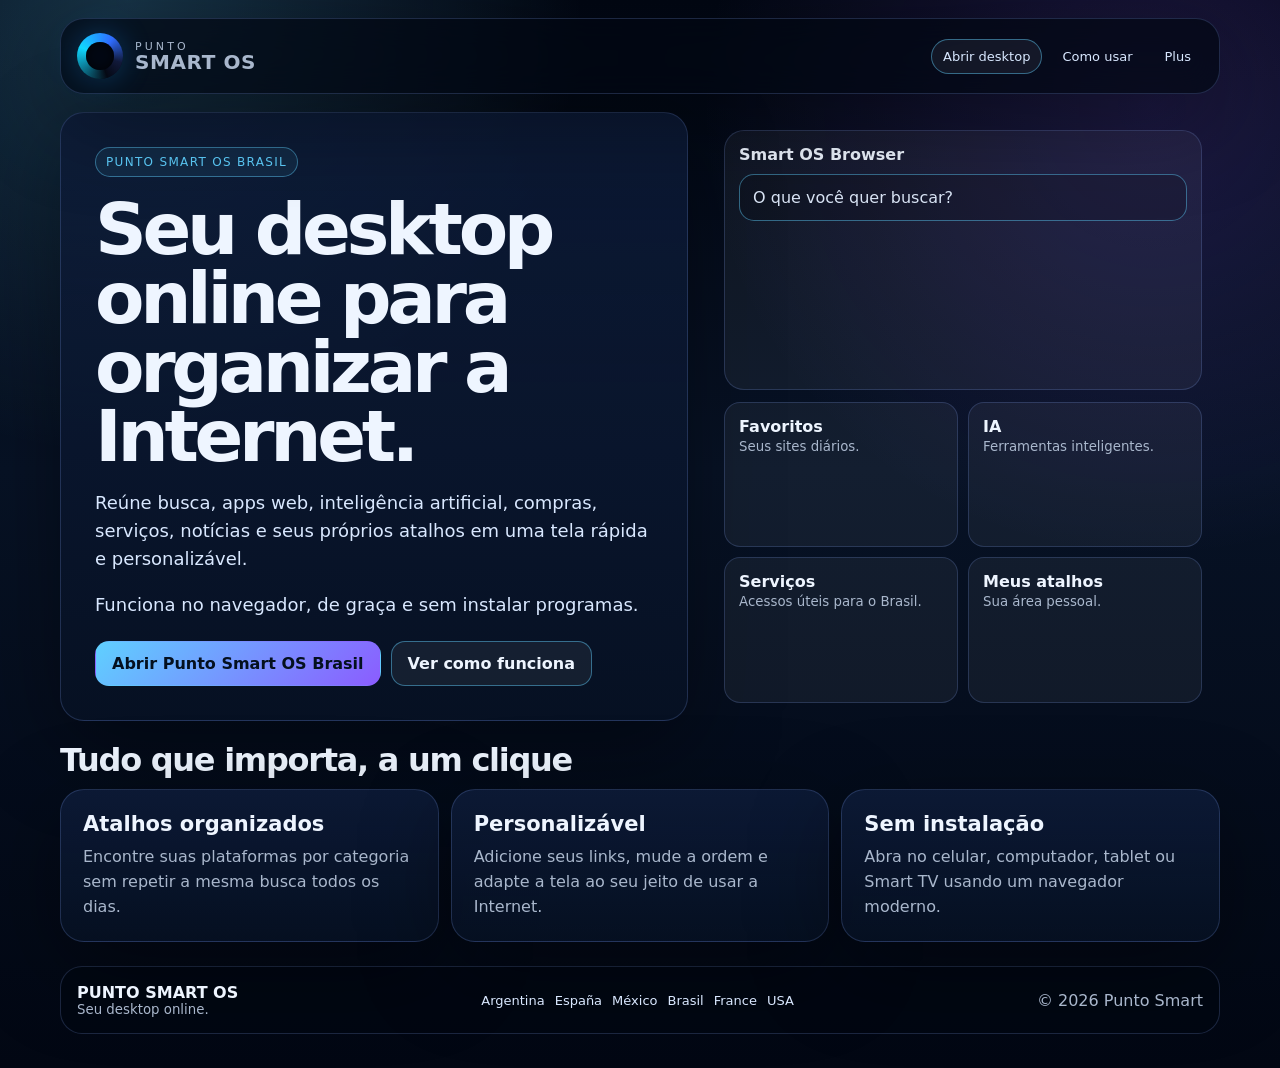
<file: br/index.html>
<!doctype html>
<html lang="pt-BR">
<head>
  <meta charset="utf-8"><meta name="viewport" content="width=device-width, initial-scale=1"><meta name="theme-color" content="#020713">
  <title>Punto Smart OS Brasil | Seu desktop online grátis</title>
  <meta name="description" content="Organize apps web, atalhos, IA, compras, serviços e ferramentas em um desktop online gratuito para o Brasil, sem instalar nada.">
  <meta name="robots" content="index,follow,max-image-preview:large,max-snippet:-1,max-video-preview:-1"><link rel="canonical" href="https://www.puntosmart.com.ar/br/">
  <link rel="alternate" hreflang="es-AR" href="https://www.puntosmart.com.ar/"><link rel="alternate" hreflang="es-ES" href="https://www.puntosmart.com.ar/es/"><link rel="alternate" hreflang="es-MX" href="https://www.puntosmart.com.ar/mx/"><link rel="alternate" hreflang="pt-BR" href="https://www.puntosmart.com.ar/br/"><link rel="alternate" hreflang="fr-FR" href="https://www.puntosmart.com.ar/fr/"><link rel="alternate" hreflang="en-US" href="https://www.puntosmart.com.ar/us/"><link rel="alternate" hreflang="x-default" href="https://www.puntosmart.com.ar/">
  <meta property="og:type" content="website"><meta property="og:site_name" content="Punto Smart OS"><meta property="og:locale" content="pt_BR"><meta property="og:title" content="Punto Smart OS Brasil | Seu desktop online grátis"><meta property="og:description" content="Seus atalhos, apps web e ferramentas diárias em uma única tela."><meta property="og:url" content="https://www.puntosmart.com.ar/br/"><meta property="og:image" content="https://www.puntosmart.com.ar/favicon.png"><meta property="og:image:alt" content="Logo do Punto Smart OS"><meta name="twitter:card" content="summary"><meta name="twitter:title" content="Punto Smart OS Brasil"><meta name="twitter:description" content="Seu desktop online gratuito, sem instalar nada."><meta name="twitter:image" content="https://www.puntosmart.com.ar/favicon.png">
  <link rel="icon" type="image/png" href="../favicon.png"><link rel="stylesheet" href="../site.css?v=110">
  <script type="application/ld+json">{"@context":"https://schema.org","@type":"WebApplication","name":"Punto Smart OS Brasil","url":"https://www.puntosmart.com.ar/br/","applicationCategory":"UtilitiesApplication","operatingSystem":"Any","inLanguage":"pt-BR","isAccessibleForFree":true,"offers":{"@type":"Offer","price":"0","priceCurrency":"BRL"},"publisher":{"@type":"Organization","name":"Punto Smart","url":"https://www.puntosmart.com.ar/"}}</script>
</head>
<body><div class="wrap"><header class="top"><a class="brand" href="../" aria-label="Punto Smart OS"><span class="mark"></span><span><span>PUNTO</span><strong>SMART OS</strong></span></a><nav class="nav" aria-label="Navegação"><a href="../global/?country=BR" class="active">Abrir desktop</a><a href="../instructivo/?country=BR">Como usar</a><a href="../plus/?country=BR">Plus</a></nav></header>
<main><section class="hero"><article class="hero-card"><span class="eyebrow">Punto Smart OS Brasil</span><h1>Seu desktop online para organizar a Internet.</h1><p>Reúne busca, apps web, inteligência artificial, compras, serviços, notícias e seus próprios atalhos em uma tela rápida e personalizável.</p><p>Funciona no navegador, de graça e sem instalar programas.</p><div class="cta"><a class="btn primary" href="../global/?country=BR">Abrir Punto Smart OS Brasil</a><a class="btn" href="../instructivo/?country=BR">Ver como funciona</a></div></article><aside class="preview"><div class="search"><b>Smart OS Browser</b><div class="search-box">O que você quer buscar?</div></div><div class="mini-grid"><div class="mini"><b>Favoritos</b><small>Seus sites diários.</small></div><div class="mini"><b>IA</b><small>Ferramentas inteligentes.</small></div><div class="mini"><b>Serviços</b><small>Acessos úteis para o Brasil.</small></div><div class="mini"><b>Meus atalhos</b><small>Sua área pessoal.</small></div></div></aside></section><section class="section"><h2>Tudo que importa, a um clique</h2><div class="cards"><article class="card"><h3>Atalhos organizados</h3><p>Encontre suas plataformas por categoria sem repetir a mesma busca todos os dias.</p></article><article class="card"><h3>Personalizável</h3><p>Adicione seus links, mude a ordem e adapte a tela ao seu jeito de usar a Internet.</p></article><article class="card"><h3>Sem instalação</h3><p>Abra no celular, computador, tablet ou Smart TV usando um navegador moderno.</p></article></div></section></main>
<footer class="footer"><div><b>PUNTO SMART OS</b><small>Seu desktop online.</small></div><nav class="footer-links" aria-label="Países"><a href="../">Argentina</a><a href="../es/">España</a><a href="../mx/">México</a><a href="../br/" aria-current="page">Brasil</a><a href="../fr/">France</a><a href="../us/">USA</a></nav><span>© 2026 Punto Smart</span></footer></div></body></html>
</file>
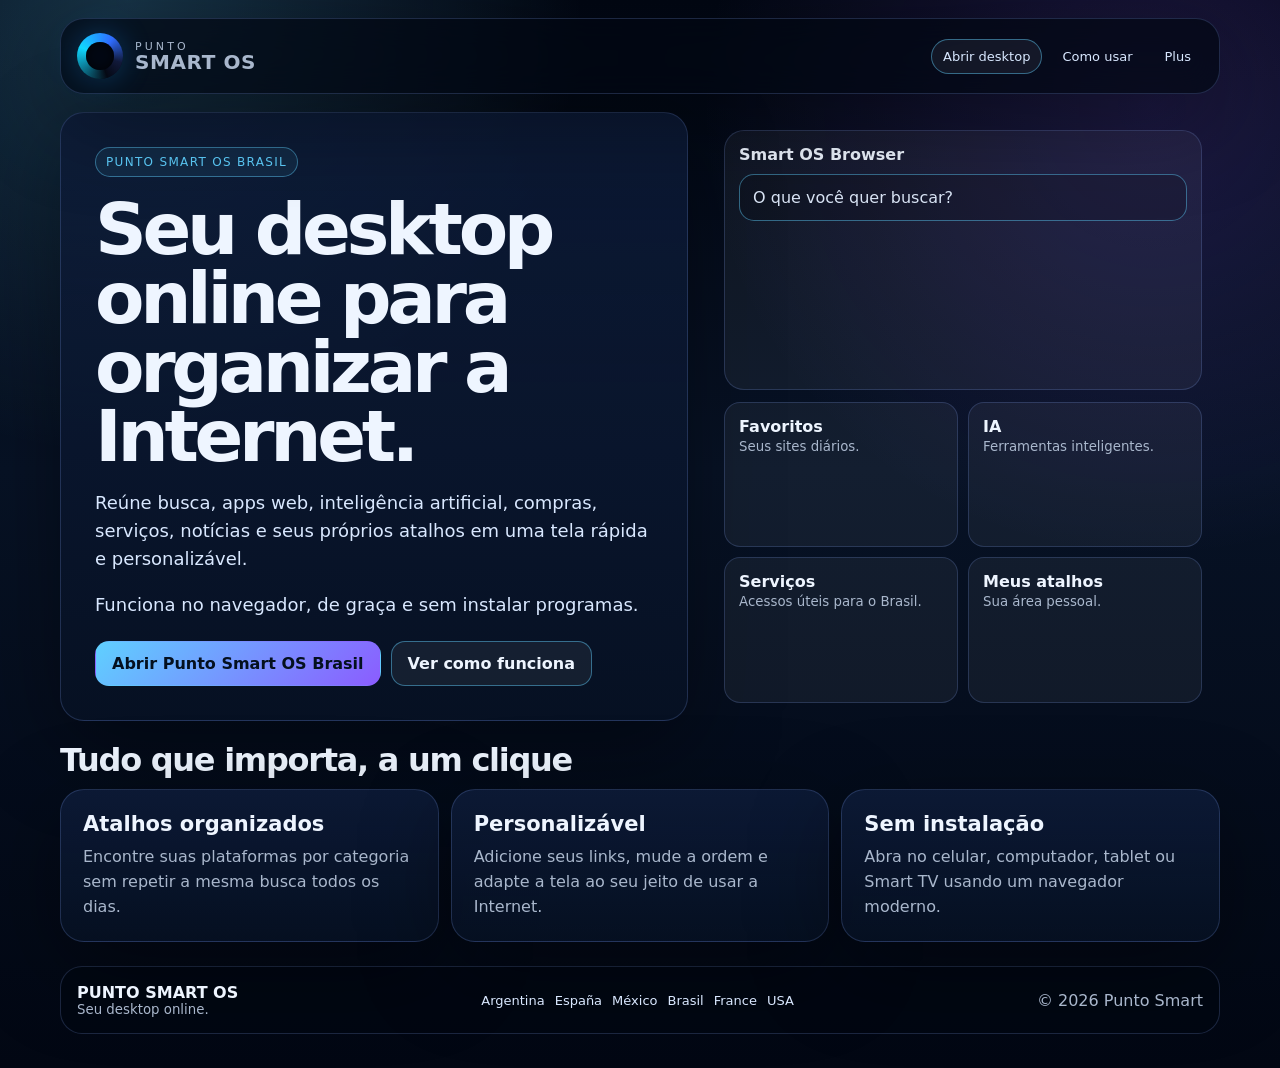
<file: brasil/index.html>
<!doctype html><html lang="pt-BR"><head><meta charset="utf-8"><meta name="viewport" content="width=device-width,initial-scale=1"><title>Punto Smart OS Brasil</title><meta name="robots" content="noindex,follow"><link rel="canonical" href="https://www.puntosmart.com.ar/br/"><meta http-equiv="refresh" content="0; url=../br/"></head><body><p>Redirecionando para <a href="../br/">Punto Smart OS Brasil</a>.</p><script>location.replace('../br/')</script></body></html>
</file>
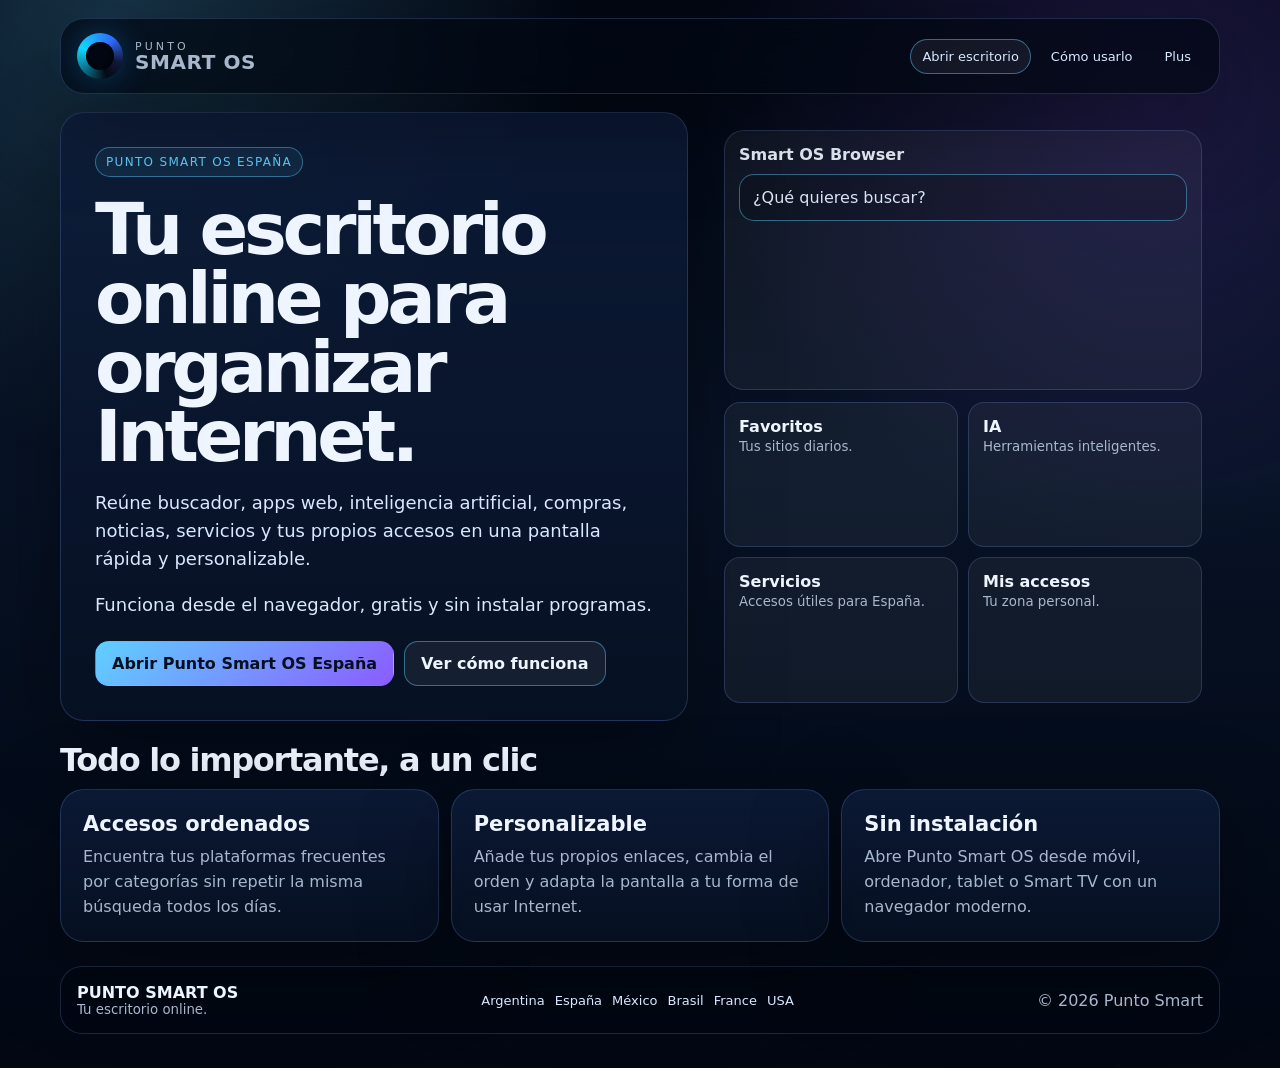
<file: es/index.html>
<!doctype html>
<html lang="es-ES">
<head>
  <meta charset="utf-8">
  <meta name="viewport" content="width=device-width, initial-scale=1">
  <meta name="theme-color" content="#020713">
  <title>Punto Smart OS España | Tu escritorio online gratis</title>
  <meta name="description" content="Organiza apps web, accesos, IA, compras, servicios y herramientas en un escritorio online gratuito para España, sin instalar nada.">
  <meta name="robots" content="index,follow,max-image-preview:large,max-snippet:-1,max-video-preview:-1">
  <link rel="canonical" href="https://www.puntosmart.com.ar/es/">
  <link rel="alternate" hreflang="es-AR" href="https://www.puntosmart.com.ar/">
  <link rel="alternate" hreflang="es-ES" href="https://www.puntosmart.com.ar/es/">
  <link rel="alternate" hreflang="es-MX" href="https://www.puntosmart.com.ar/mx/">
  <link rel="alternate" hreflang="pt-BR" href="https://www.puntosmart.com.ar/br/">
  <link rel="alternate" hreflang="fr-FR" href="https://www.puntosmart.com.ar/fr/">
  <link rel="alternate" hreflang="en-US" href="https://www.puntosmart.com.ar/us/">
  <link rel="alternate" hreflang="x-default" href="https://www.puntosmart.com.ar/">
  <meta property="og:type" content="website"><meta property="og:site_name" content="Punto Smart OS"><meta property="og:locale" content="es_ES">
  <meta property="og:title" content="Punto Smart OS España | Tu escritorio online gratis">
  <meta property="og:description" content="Tus accesos, apps web y herramientas de uso diario en una sola pantalla.">
  <meta property="og:url" content="https://www.puntosmart.com.ar/es/"><meta property="og:image" content="https://www.puntosmart.com.ar/favicon.png"><meta property="og:image:alt" content="Logo de Punto Smart OS">
  <meta name="twitter:card" content="summary"><meta name="twitter:title" content="Punto Smart OS España"><meta name="twitter:description" content="Tu escritorio online gratuito, sin instalar nada."><meta name="twitter:image" content="https://www.puntosmart.com.ar/favicon.png">
  <link rel="icon" type="image/png" href="../favicon.png"><link rel="stylesheet" href="../site.css?v=110">
  <script type="application/ld+json">{"@context":"https://schema.org","@type":"WebApplication","name":"Punto Smart OS España","url":"https://www.puntosmart.com.ar/es/","applicationCategory":"UtilitiesApplication","operatingSystem":"Any","inLanguage":"es-ES","isAccessibleForFree":true,"offers":{"@type":"Offer","price":"0","priceCurrency":"EUR"},"publisher":{"@type":"Organization","name":"Punto Smart","url":"https://www.puntosmart.com.ar/"}}</script>
</head>
<body><div class="wrap">
  <header class="top"><a class="brand" href="../" aria-label="Punto Smart OS"><span class="mark"></span><span><span>PUNTO</span><strong>SMART OS</strong></span></a><nav class="nav" aria-label="Navegación"><a href="../global/?country=ES" class="active">Abrir escritorio</a><a href="../instructivo/?country=ES">Cómo usarlo</a><a href="../plus/?country=ES">Plus</a></nav></header>
  <main>
    <section class="hero"><article class="hero-card"><span class="eyebrow">Punto Smart OS España</span><h1>Tu escritorio online para organizar Internet.</h1><p>Reúne buscador, apps web, inteligencia artificial, compras, noticias, servicios y tus propios accesos en una pantalla rápida y personalizable.</p><p>Funciona desde el navegador, gratis y sin instalar programas.</p><div class="cta"><a class="btn primary" href="../global/?country=ES">Abrir Punto Smart OS España</a><a class="btn" href="../instructivo/?country=ES">Ver cómo funciona</a></div></article><aside class="preview"><div class="search"><b>Smart OS Browser</b><div class="search-box">¿Qué quieres buscar?</div></div><div class="mini-grid"><div class="mini"><b>Favoritos</b><small>Tus sitios diarios.</small></div><div class="mini"><b>IA</b><small>Herramientas inteligentes.</small></div><div class="mini"><b>Servicios</b><small>Accesos útiles para España.</small></div><div class="mini"><b>Mis accesos</b><small>Tu zona personal.</small></div></div></aside></section>
    <section class="section"><h2>Todo lo importante, a un clic</h2><div class="cards"><article class="card"><h3>Accesos ordenados</h3><p>Encuentra tus plataformas frecuentes por categorías sin repetir la misma búsqueda todos los días.</p></article><article class="card"><h3>Personalizable</h3><p>Añade tus propios enlaces, cambia el orden y adapta la pantalla a tu forma de usar Internet.</p></article><article class="card"><h3>Sin instalación</h3><p>Abre Punto Smart OS desde móvil, ordenador, tablet o Smart TV con un navegador moderno.</p></article></div></section>
  </main>
  <footer class="footer"><div><b>PUNTO SMART OS</b><small>Tu escritorio online.</small></div><nav class="footer-links" aria-label="Países"><a href="../">Argentina</a><a href="../es/" aria-current="page">España</a><a href="../mx/">México</a><a href="../br/">Brasil</a><a href="../fr/">France</a><a href="../us/">USA</a></nav><span>© 2026 Punto Smart</span></footer>
</div></body></html>
</file>
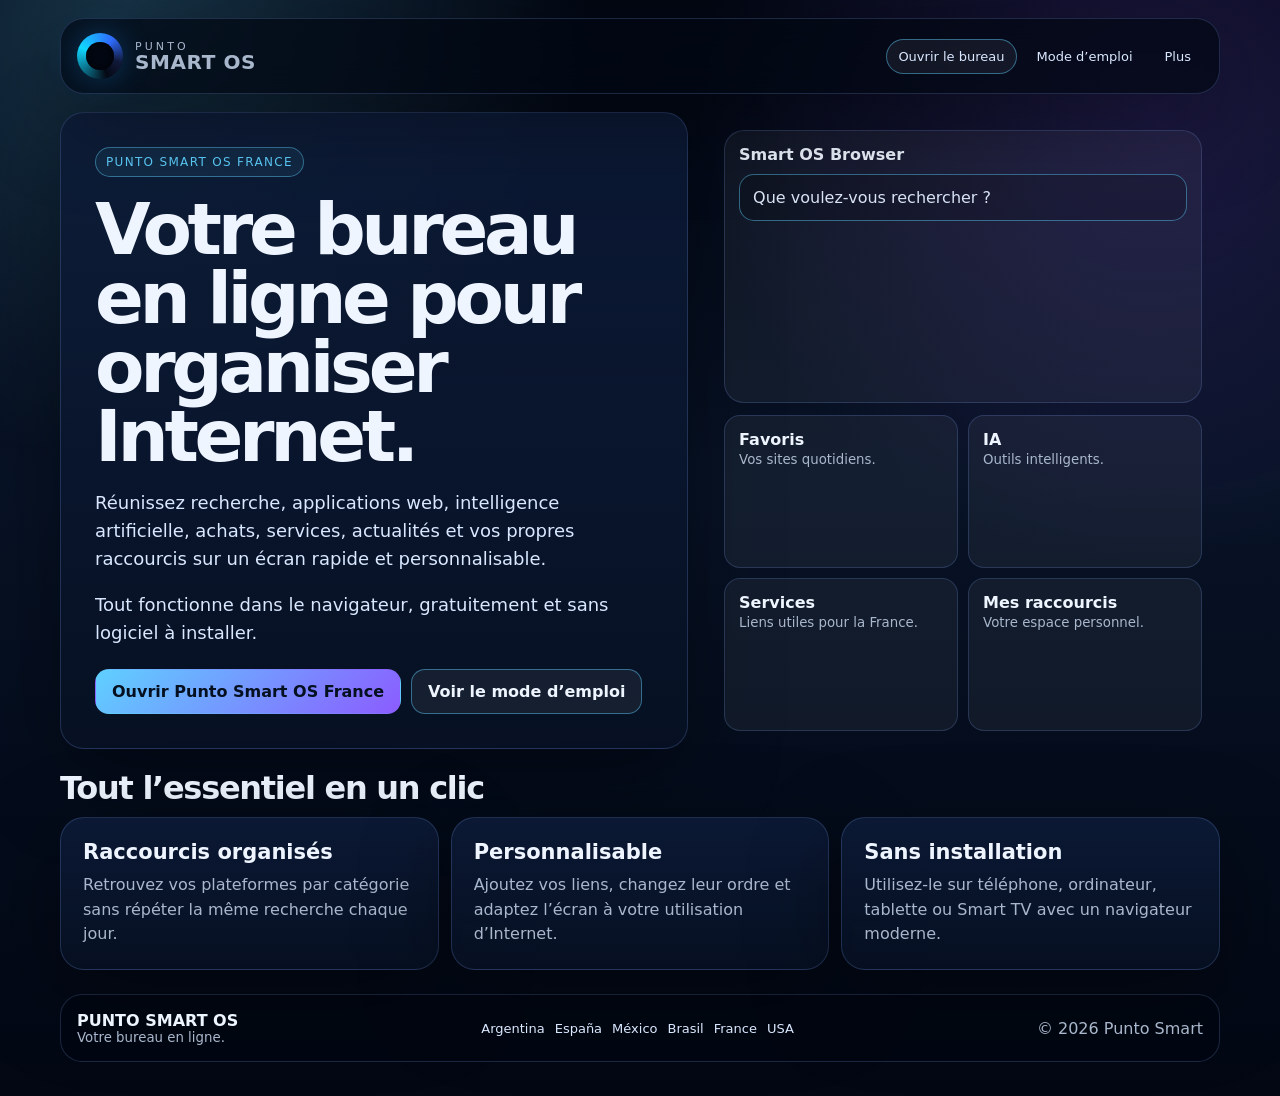
<file: fr/index.html>
<!doctype html>
<html lang="fr-FR">
<head>
  <meta charset="utf-8"><meta name="viewport" content="width=device-width, initial-scale=1"><meta name="theme-color" content="#020713">
  <title>Punto Smart OS France | Votre bureau en ligne gratuit</title>
  <meta name="description" content="Organisez applications web, raccourcis, IA, achats, services et outils dans un bureau en ligne gratuit pour la France, sans installation.">
  <meta name="robots" content="index,follow,max-image-preview:large,max-snippet:-1,max-video-preview:-1"><link rel="canonical" href="https://www.puntosmart.com.ar/fr/">
  <link rel="alternate" hreflang="es-AR" href="https://www.puntosmart.com.ar/"><link rel="alternate" hreflang="es-ES" href="https://www.puntosmart.com.ar/es/"><link rel="alternate" hreflang="es-MX" href="https://www.puntosmart.com.ar/mx/"><link rel="alternate" hreflang="pt-BR" href="https://www.puntosmart.com.ar/br/"><link rel="alternate" hreflang="fr-FR" href="https://www.puntosmart.com.ar/fr/"><link rel="alternate" hreflang="en-US" href="https://www.puntosmart.com.ar/us/"><link rel="alternate" hreflang="x-default" href="https://www.puntosmart.com.ar/">
  <meta property="og:type" content="website"><meta property="og:site_name" content="Punto Smart OS"><meta property="og:locale" content="fr_FR"><meta property="og:title" content="Punto Smart OS France | Votre bureau en ligne gratuit"><meta property="og:description" content="Vos raccourcis, applications web et outils quotidiens sur un seul écran."><meta property="og:url" content="https://www.puntosmart.com.ar/fr/"><meta property="og:image" content="https://www.puntosmart.com.ar/favicon.png"><meta property="og:image:alt" content="Logo de Punto Smart OS"><meta name="twitter:card" content="summary"><meta name="twitter:title" content="Punto Smart OS France"><meta name="twitter:description" content="Votre bureau en ligne gratuit, sans installation."><meta name="twitter:image" content="https://www.puntosmart.com.ar/favicon.png">
  <link rel="icon" type="image/png" href="../favicon.png"><link rel="stylesheet" href="../site.css?v=110">
  <script type="application/ld+json">{"@context":"https://schema.org","@type":"WebApplication","name":"Punto Smart OS France","url":"https://www.puntosmart.com.ar/fr/","applicationCategory":"UtilitiesApplication","operatingSystem":"Any","inLanguage":"fr-FR","isAccessibleForFree":true,"offers":{"@type":"Offer","price":"0","priceCurrency":"EUR"},"publisher":{"@type":"Organization","name":"Punto Smart","url":"https://www.puntosmart.com.ar/"}}</script>
</head>
<body><div class="wrap"><header class="top"><a class="brand" href="../" aria-label="Punto Smart OS"><span class="mark"></span><span><span>PUNTO</span><strong>SMART OS</strong></span></a><nav class="nav" aria-label="Navigation"><a href="../global/?country=FR" class="active">Ouvrir le bureau</a><a href="../instructivo/?country=FR">Mode d’emploi</a><a href="../plus/?country=FR">Plus</a></nav></header>
<main><section class="hero"><article class="hero-card"><span class="eyebrow">Punto Smart OS France</span><h1>Votre bureau en ligne pour organiser Internet.</h1><p>Réunissez recherche, applications web, intelligence artificielle, achats, services, actualités et vos propres raccourcis sur un écran rapide et personnalisable.</p><p>Tout fonctionne dans le navigateur, gratuitement et sans logiciel à installer.</p><div class="cta"><a class="btn primary" href="../global/?country=FR">Ouvrir Punto Smart OS France</a><a class="btn" href="../instructivo/?country=FR">Voir le mode d’emploi</a></div></article><aside class="preview"><div class="search"><b>Smart OS Browser</b><div class="search-box">Que voulez-vous rechercher ?</div></div><div class="mini-grid"><div class="mini"><b>Favoris</b><small>Vos sites quotidiens.</small></div><div class="mini"><b>IA</b><small>Outils intelligents.</small></div><div class="mini"><b>Services</b><small>Liens utiles pour la France.</small></div><div class="mini"><b>Mes raccourcis</b><small>Votre espace personnel.</small></div></div></aside></section><section class="section"><h2>Tout l’essentiel en un clic</h2><div class="cards"><article class="card"><h3>Raccourcis organisés</h3><p>Retrouvez vos plateformes par catégorie sans répéter la même recherche chaque jour.</p></article><article class="card"><h3>Personnalisable</h3><p>Ajoutez vos liens, changez leur ordre et adaptez l’écran à votre utilisation d’Internet.</p></article><article class="card"><h3>Sans installation</h3><p>Utilisez-le sur téléphone, ordinateur, tablette ou Smart TV avec un navigateur moderne.</p></article></div></section></main>
<footer class="footer"><div><b>PUNTO SMART OS</b><small>Votre bureau en ligne.</small></div><nav class="footer-links" aria-label="Pays"><a href="../">Argentina</a><a href="../es/">España</a><a href="../mx/">México</a><a href="../br/">Brasil</a><a href="../fr/" aria-current="page">France</a><a href="../us/">USA</a></nav><span>© 2026 Punto Smart</span></footer></div></body></html>
</file>
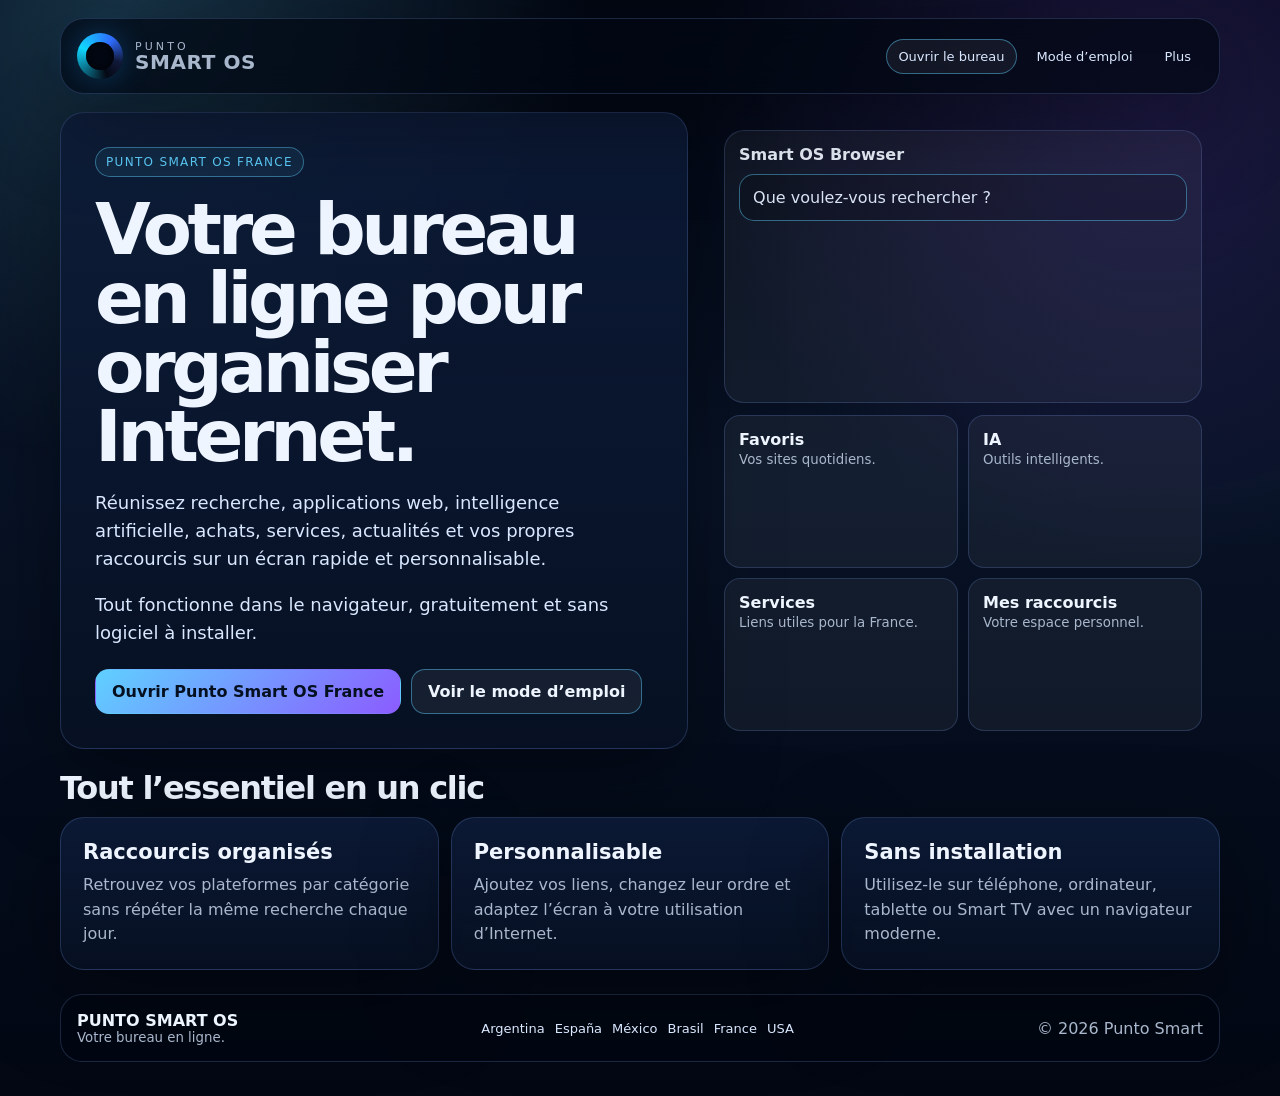
<file: france/index.html>
<!doctype html><html lang="fr-FR"><head><meta charset="utf-8"><meta name="viewport" content="width=device-width,initial-scale=1"><title>Punto Smart OS France</title><meta name="robots" content="noindex,follow"><link rel="canonical" href="https://www.puntosmart.com.ar/fr/"><meta http-equiv="refresh" content="0; url=../fr/"></head><body><p>Redirection vers <a href="../fr/">Punto Smart OS France</a>.</p><script>location.replace('../fr/')</script></body></html>
</file>
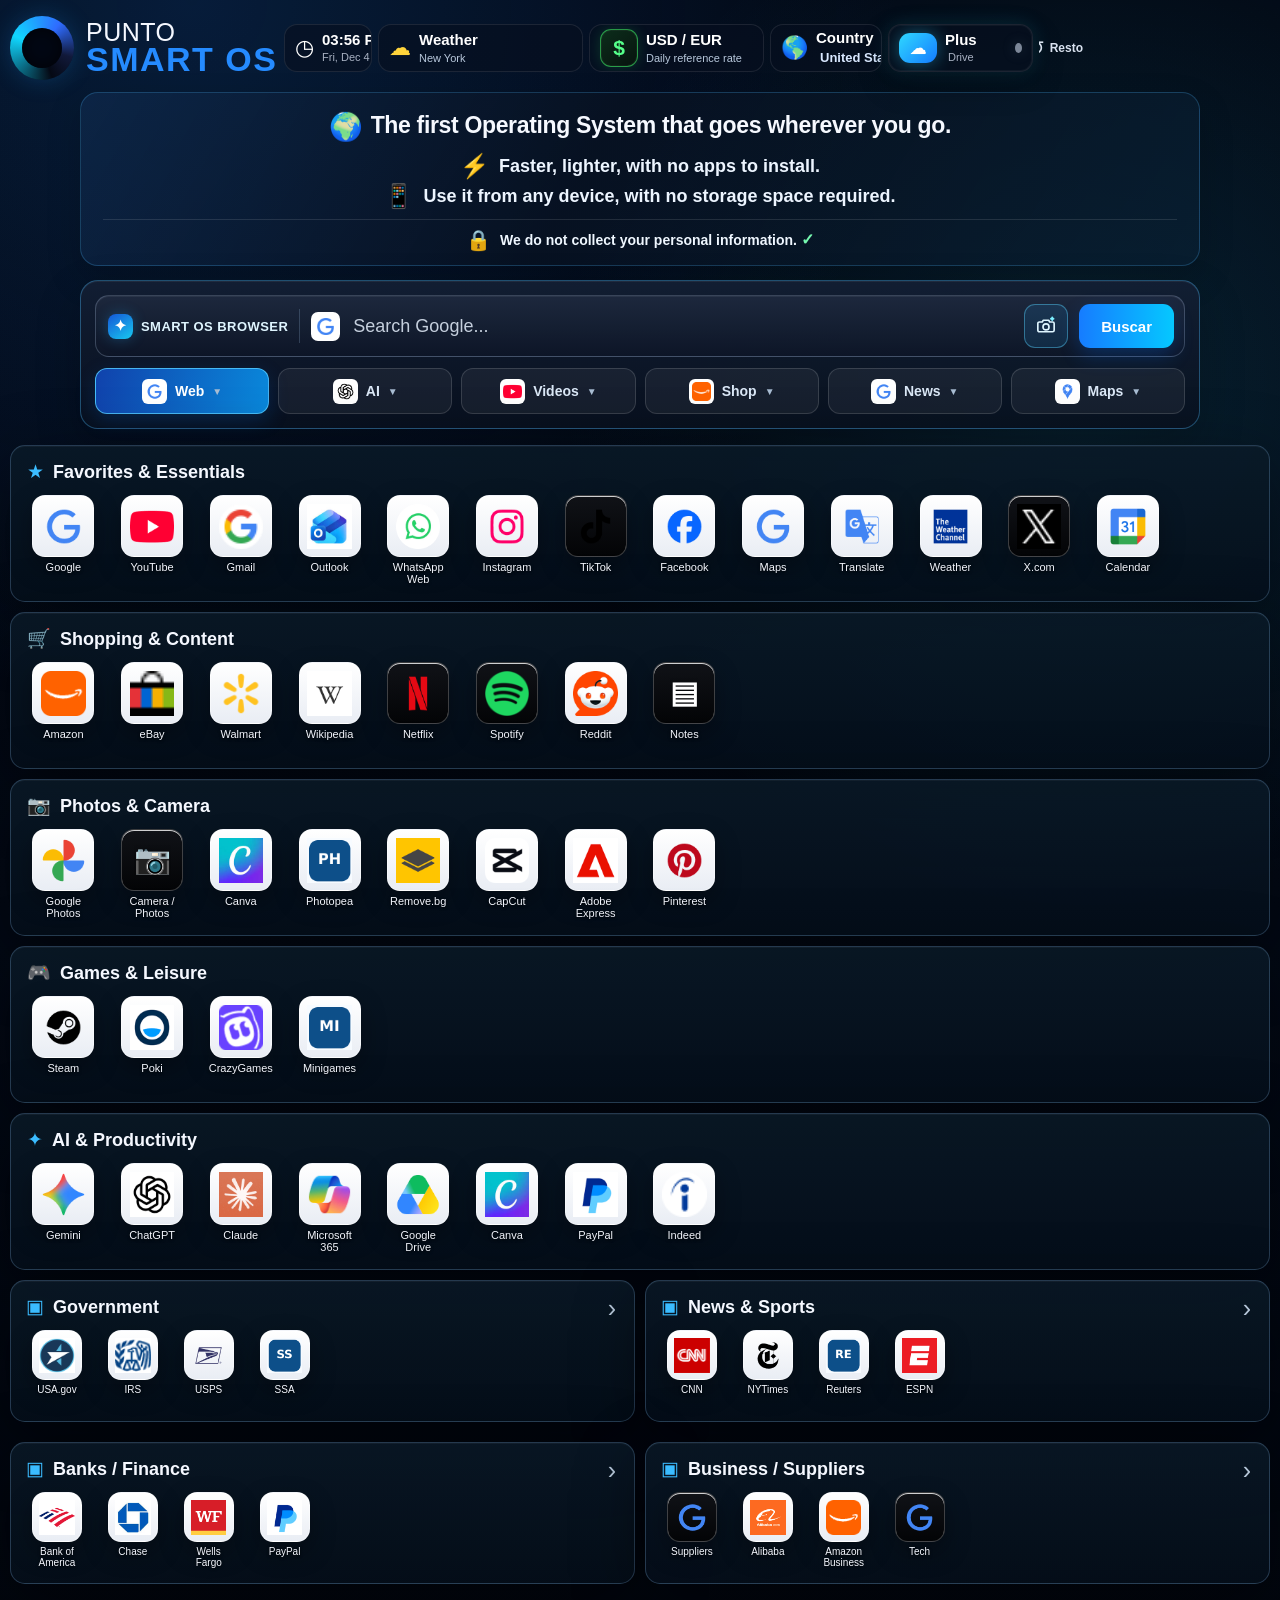
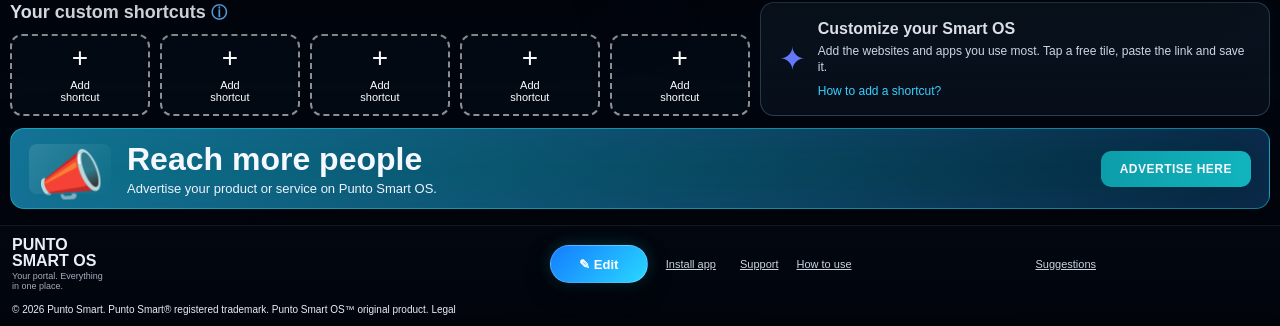
<file: global-plus/index.html>
<!doctype html>
<html lang="es">
<head>
  <meta charset="utf-8" />
  <meta name="viewport" content="width=device-width, initial-scale=1" />
  <meta name="theme-color" content="#020713" />
  <meta http-equiv="Content-Security-Policy" content="default-src 'self'; script-src 'self' https://accounts.google.com; style-src 'self'; img-src 'self' data: https:; connect-src https://api.open-meteo.com https://api.frankfurter.dev https://accounts.google.com https://oauth2.googleapis.com https://www.googleapis.com; frame-src https://accounts.google.com; base-uri 'self'; object-src 'none'; frame-ancestors 'none'" />
  <title>Punto Smart OS Global Plus | Tu escritorio online sincronizado</title>
  <meta name="description" content="Punto Smart OS Global Plus guarda y sincroniza tu escritorio online para recuperarlo desde cualquier dispositivo." />
  <meta name="robots" content="noindex,follow" />
  <meta property="og:type" content="website" />
  <meta property="og:site_name" content="Punto Smart OS" />
  <meta property="og:title" content="Punto Smart OS Global Plus" />
  <meta property="og:description" content="Sincronización y recuperación de tu escritorio online con dos meses gratis." />
  <meta property="og:image" content="https://www.puntosmart.com.ar/favicon.png" />
  <meta name="twitter:card" content="summary" />

  <link rel="icon" type="image/png" href="favicon.png" />
  <link rel="icon" type="image/svg+xml" href="favicon.svg" />
  <link rel="apple-touch-icon" href="favicon.png" />
  <link rel="manifest" href="../site.webmanifest" />

  <link rel="stylesheet" href="styles.css?v=190" />
  <link rel="stylesheet" href="smartos-extra.css?v=180" />
  <link rel="stylesheet" href="../reliability.css?v=5" />
  <link rel="stylesheet" href="plus.css?v=99" />
  <link rel="stylesheet" href="../v2.css?v=4" />
<!-- Punto Smart OS - desarrollo original de Punto Smart - Punto Smart marca registrada ante INPI --></head>
<body>
  <div class="app-shell">
    <header class="topbar">
      <a class="brand" href="#" aria-label="Punto Smart OS">
        <span class="brand-mark"></span>
        <span class="brand-text"><span>PUNTO</span><strong>SMART OS</strong></span>
      </a>

      <div class="status-zone">
        <div class="status-pill hide-small">
          <span class="status-icon">◷</span>
          <span><b id="clock">--:--</b><small id="dateText">Cargando...</small></span>
        </div>
        <a id="weatherLink" class="status-pill hide-small weather-live" href="https://www.google.com/search?q=weather" target="_blank" rel="noopener" aria-live="polite">
          <span class="status-icon weather" id="globalWeatherIcon">☁</span>
          <span class="live-status-copy"><b id="globalWeatherMain">Clima</b><small id="globalWeatherSub">Cargando…</small></span>
        </a>
        <a id="currencyLink" class="status-pill dolar dollar-live" href="https://www.google.com/search?q=exchange+rate" target="_blank" rel="noopener" aria-live="polite">
          <span class="dolar-logo">$</span>
          <span class="live-status-copy"><b id="globalCurrencyMain">Cotización</b><small id="globalCurrencySub">Cargando…</small></span>
        </a>

        <div class="status-pill country-global-pill">
          <span class="status-icon">🌎</span>
          <span><b id="countryLabel">País</b><small><select id="countrySelect" class="country-select" aria-label="Cambiar país"></select></small></span>
        </div>
        <button class="gear" id="resetBtn" type="button" title="Restaurar orden y accesos" aria-label="Restaurar orden y accesos">↺ <span class="reset-label">Restaurar</span></button>
      </div>
    </header>

    <main>
      <section class="benefits-v2" aria-label="Beneficios de Punto Smart OS">
        <h1 class="benefit-lead"><span aria-hidden="true">🌍</span><span id="benefitLeadText" class="benefit-lead-text">El primer Sistema Operativo que te acompaña a todos lados.</span></h1>
        <div class="benefit-copy">
          <p class="benefit-item"><span aria-hidden="true">⚡</span><b id="benefitSpeedText">Más rápido, más liviano y sin instalar apps.</b></p>
          <p class="benefit-item"><span aria-hidden="true">📱</span><b id="benefitDevicesText">Usalo desde cualquier dispositivo, sin ocupar espacio.</b></p>
        </div>
        <div class="benefit-privacy"><span aria-hidden="true">🔒</span><b id="benefitPrivacyText">No recopilamos tu información personal. <span class="benefit-check" aria-hidden="true">✓</span></b></div>
      </section>

      <section class="smart-search smart-search-v2" aria-label="Smart OS Browser">
        <form id="smartSearchForm" class="smart-search-box">
          <span class="smart-search-brand" aria-label="Smart OS Browser"><span class="smart-search-brand-symbol" aria-hidden="true">✦</span><span class="smart-search-brand-text">Smart OS <span class="smart-search-brand-browser">Browser</span></span></span>
          <span class="smart-search-divider" aria-hidden="true"></span>
          <img id="activeSearchIcon" class="smart-search-provider-icon" src="../assets/icons/google-com.png" alt="" aria-hidden="true" />
          <input id="searchInput" type="search" autocomplete="off" placeholder="Buscar en Google..." aria-label="Buscar" />
          <button id="visualSearchBtn" class="smart-search-visual" type="button" title="Buscar por imagen" aria-label="Buscar por imagen" aria-haspopup="dialog" aria-controls="visualSearchDialog">
            <svg viewBox="0 0 24 24" aria-hidden="true"><path d="M4.8 7.6h3.1l1.2-1.9h5.8l1.2 1.9h3.1c.9 0 1.7.8 1.7 1.7v7.3c0 .9-.8 1.7-1.7 1.7H4.8c-.9 0-1.7-.8-1.7-1.7V9.3c0-.9.8-1.7 1.7-1.7Z"/><circle cx="12" cy="13" r="3.3"/><path class="visual-spark" d="M18.8 2.8v2.7m1.35-1.35h-2.7"/></svg>
          </button>
          <button id="smartSearchGo" class="smart-search-go" type="submit">Buscar</button>
        </form>
        <div class="search-categories" id="searchCategories" role="group" aria-label="Dónde buscar">
          <div class="search-category-wrap" data-category-wrap="web"><button type="button" class="search-category active" data-category="web" aria-haspopup="menu" aria-expanded="false"><img class="search-category-icon" alt="" aria-hidden="true" /><span>Web</span><span class="search-caret">▼</span></button><div class="search-provider-menu" data-provider-menu="web" role="menu"></div></div>
          <div class="search-category-wrap" data-category-wrap="ai"><button type="button" class="search-category" data-category="ai" aria-haspopup="menu" aria-expanded="false"><img class="search-category-icon" alt="" aria-hidden="true" /><span>IA</span><span class="search-caret">▼</span></button><div class="search-provider-menu" data-provider-menu="ai" role="menu"></div></div>
          <div class="search-category-wrap" data-category-wrap="videos"><button type="button" class="search-category" data-category="videos" aria-haspopup="menu" aria-expanded="false"><img class="search-category-icon" alt="" aria-hidden="true" /><span>Videos</span><span class="search-caret">▼</span></button><div class="search-provider-menu" data-provider-menu="videos" role="menu"></div></div>
          <div class="search-category-wrap" data-category-wrap="buy"><button type="button" class="search-category" data-category="buy" aria-haspopup="menu" aria-expanded="false"><img class="search-category-icon" alt="" aria-hidden="true" /><span>Comprar</span><span class="search-caret">▼</span></button><div class="search-provider-menu" data-provider-menu="buy" role="menu"></div></div>
          <div class="search-category-wrap" data-category-wrap="news"><button type="button" class="search-category" data-category="news" aria-haspopup="menu" aria-expanded="false"><img class="search-category-icon" alt="" aria-hidden="true" /><span>Noticias</span><span class="search-caret">▼</span></button><div class="search-provider-menu" data-provider-menu="news" role="menu"></div></div>
          <div class="search-category-wrap" data-category-wrap="maps"><button type="button" class="search-category" data-category="maps" aria-haspopup="menu" aria-expanded="false"><img class="search-category-icon" alt="" aria-hidden="true" /><span>Maps</span><span class="search-caret">▼</span></button><div class="search-provider-menu" data-provider-menu="maps" role="menu"></div></div>
        </div>
      </section>
      <section class="panel wide" data-section="Favoritos y Esenciales">
        <div class="panel-title"><span>★</span><h2>Favoritos y Esenciales</h2><button type="button" class="section-add-btn" data-add-group="favorites">+ Agregar</button></div>
        <div class="icon-grid" id="favoritesGrid"></div>
      </section>

      <section class="panel wide" data-section="Compras y Contenido">
        <div class="panel-title"><span>🛒</span><h2>Compras y Contenido</h2><button type="button" class="section-add-btn" data-add-group="content">+ Agregar</button></div>
        <div class="icon-grid" id="contentGrid"></div>
      </section>

      <section class="panel wide" data-section="Fotos y Cámara">
        <div class="panel-title"><span>📷</span><h2>Fotos y Cámara</h2><button type="button" class="section-add-btn" data-add-group="fotos">+ Agregar</button></div>
        <div class="icon-grid" id="fotosGrid"></div>
      </section>

      <section class="panel wide" data-section="Juegos y Ocio">
        <div class="panel-title"><span>🎮</span><h2>Juegos y Ocio</h2><button type="button" class="section-add-btn" data-add-group="juegos">+ Agregar</button></div>
        <div class="icon-grid" id="juegosGrid"></div>
      </section>

      <section class="panel wide" data-section="IA y Productividad">
        <div class="panel-title"><span>✦</span><h2>IA y Productividad</h2><button type="button" class="section-add-btn" data-add-group="ai">+ Agregar</button></div>
        <div class="icon-grid" id="aiGrid"></div>
      </section>

      <section class="folder-board">
        <article class="panel folder-panel" data-folder="tramites">
          <button class="folder-open" data-folder="tramites" aria-label="Abrir carpeta Trámites">›</button>
          <div class="panel-title"><span>▣</span><h2>Trámites</h2><button type="button" class="section-add-btn" data-add-group="tramites">+ Agregar</button></div>
          <div class="mini-grid" id="tramitesGrid"></div>
        </article>

        <article class="panel folder-panel" data-folder="noticias">
          <button class="folder-open" data-folder="noticias" aria-label="Abrir carpeta Noticias y Deportes">›</button>
          <div class="panel-title"><span>▣</span><h2>Noticias y Deportes</h2><button type="button" class="section-add-btn" data-add-group="noticias">+ Agregar</button></div>
          <div class="mini-grid" id="noticiasGrid"></div>
        </article>

        <article class="panel folder-panel" data-folder="bancos">
          <button class="folder-open" data-folder="bancos" aria-label="Abrir carpeta Bancos">›</button>
          <div class="panel-title"><span>▣</span><h2>Bancos</h2><button type="button" class="section-add-btn" data-add-group="bancos">+ Agregar</button></div>
          <div class="mini-grid" id="bancosGrid"></div>
        </article>

        <article class="panel folder-panel" data-folder="negocio">
          <button class="folder-open" data-folder="negocio" aria-label="Abrir carpeta Negocio y Proveedores">›</button>
          <div class="panel-title"><span>▣</span><h2>Negocio / Proveedores</h2><button type="button" class="section-add-btn" data-add-group="negocio">+ Agregar</button></div>
          <div class="mini-grid" id="negocioGrid"></div>
        </article>
      </section>

      <section class="custom-area">
        <div class="custom-left">
          <div class="custom-title">Tus accesos personalizados <span title="Se guardan en este dispositivo">ⓘ</span></div>
          <div class="custom-grid" id="customGrid"></div>
        </div>
        <article class="help-card">
          <span class="help-spark">✦</span>
          <div>
            <b>Personalizá tu Smart OS</b>
            <p>Agregá los sitios y aplicaciones que más usás. Tocá una baldosa libre, pegá el link y guardalo.</p>
            <button id="howBtn">¿Cómo agregar un acceso?</button>
          </div>
        </article>
      </section>

      <a class="ad-banner bottom-ad" href="mailto:punto.smart.arg@gmail.com?subject=Publicidad%20en%20Punto%20Smart%20OS">
        <span class="ad-icon">📣</span>
        <span class="ad-copy"><b>Llegá a más personas</b><small>Anunciá tu producto o servicio en Punto Smart OS.</small></span>
        <span class="ad-cta">ANUNCIÁ ACÁ</span>
      </a>
    </main>

    <footer class="footer">
      <div><b>PUNTO SMART OS</b><small>Tu portal. Todo en un lugar.</small></div>
      <button id="editBtn">✎ Editar</button>
      <button type="button" data-install-app hidden>Instalar app</button>
      <button id="supportBtn">Soporte</button>
      <a id="guideBtn" class="footer-link-btn" href="../instructivo/">Cómo usarlo</a>
      <button id="suggestBtn">Sugerencias</button>
      <span>© 2026 Punto Smart. Punto Smart® registered trademark. Punto Smart OS™ original product. <a href="../legal/">Legal</a></span>
    </footer>
  </div>

  <dialog id="customDialog" class="modal">
    <form method="dialog" id="customForm">
      <h3 id="customDialogTitle">Agregar página o aplicación</h3>
      <label>Nombre
        <input id="customName" maxlength="24" placeholder="Ej: Proveedor celulares" required />
      </label>
      <label>Link
        <input id="customUrl" type="url" placeholder="https://www.ejemplo.com" required />
      </label>
      <label>Icono opcional
        <input id="customIcon" type="url" placeholder="https://.../icono.png" />
      </label>
      <p class="modal-note">Si no cargás icono, intenta traer el favicon automáticamente. Si falla, usa la inicial del nombre.</p>
      <div class="modal-actions">
        <button type="button" class="danger" id="deleteCustomBtn">Borrar</button>
        <span></span>
        <button type="button" id="cancelCustomBtn">Cancelar</button>
        <button class="primary" value="save">Guardar</button>
      </div>
    </form>
  </dialog>

  <dialog id="folderDialog" class="modal folder-modal">
    <div class="folder-modal-inner">
      <button class="modal-close" id="closeFolderBtn">×</button>
      <h3 id="folderTitle">Carpeta</h3>
      <div class="icon-grid modal-grid" id="folderModalGrid"></div>
    </div>
  </dialog>

  <dialog id="infoDialog" class="modal">
    <div class="info-content">
      <button class="modal-close" id="closeInfoBtn">×</button>
      <h3>Cómo agregar un acceso</h3>
      <p>1. Tocá una baldosa “Agregar acceso”.</p>
      <p>2. Escribí el nombre y pegá el link completo, por ejemplo: <b>https://www.ejemplo.com</b>.</p>
      <p>3. Guardá. El acceso queda en este dispositivo.</p>
      <p>Para cambiarlo, tocá “Editar” y seleccioná la baldosa.</p>
    </div>
  </dialog>

  <dialog id="contactDialog" class="modal">
    <div class="info-content contact-content">
      <button class="modal-close" id="closeContactBtn" type="button" aria-label="Cerrar">×</button>
      <h3 id="contactTitle">Soporte</h3>
      <p id="contactText">Contactá al equipo de Punto Smart OS.</p>
      <label id="contactEmailLabel" for="contactEmail">Correo de contacto</label>
      <input id="contactEmail" type="email" value="punto.smart.arg@gmail.com" readonly />
      <div class="contact-actions">
        <button id="copyContactBtn" class="primary" type="button">Copiar correo</button>
        <button id="dismissContactBtn" type="button">Cerrar</button>
      </div>
      <p id="contactCopyStatus" class="contact-copy-status" role="status" aria-live="polite"></p>
    </div>
  </dialog>

  <dialog id="visualSearchDialog" class="modal visual-search-dialog" aria-labelledby="visualSearchTitle">
    <div class="visual-search-content">
      <button class="modal-close" id="closeVisualSearchBtn" type="button" aria-label="Cerrar búsqueda por imagen">×</button>
      <div class="visual-search-heading"><span aria-hidden="true">⌕</span><div><h3 id="visualSearchTitle">Buscar por imagen</h3><p id="visualSearchIntro">Usá una foto, captura o cámara para encontrar coincidencias, productos e información visual.</p></div></div>
      <div class="visual-search-options" role="group" aria-label="Elegí un buscador visual">
        <button type="button" class="visual-provider" data-visual-provider="google"><span class="visual-provider-name">Google Lens</span><small data-visual-detail="google">Identificar y encontrar productos</small></button>
        <button type="button" class="visual-provider" data-visual-provider="bing"><span class="visual-provider-name">Bing Visual Search</span><small data-visual-detail="bing">Similares, texto y objetos</small></button>
        <button type="button" class="visual-provider" data-visual-provider="tineye"><span class="visual-provider-name">TinEye</span><small data-visual-detail="tineye">Rastrear copias de una imagen</small></button>
        <button type="button" class="visual-provider" data-visual-provider="yandex"><span class="visual-provider-name">Yandex Images</span><small data-visual-detail="yandex">Coincidencias y objetos similares</small></button>
      </div>
      <button type="button" class="visual-search-all" id="visualSearchAllBtn">⌘ Buscar en todos</button>
      <p class="visual-search-note" id="visualSearchNote">La imagen se sube directamente al buscador que elijas. Punto Smart OS no la guarda ni la procesa.</p>
    </div>
  </dialog>

  <input id="cameraInput" type="file" accept="image/*" capture="environment" hidden />
  <script src="script.js?v=203"></script>
  <script src="../install.js?v=1"></script>
  <script src="https://accounts.google.com/gsi/client"></script>
  <script src="plus-config.js?v=97"></script>
  <script src="plus-drive.js?v=98"></script>
</body>
</html>
</file>
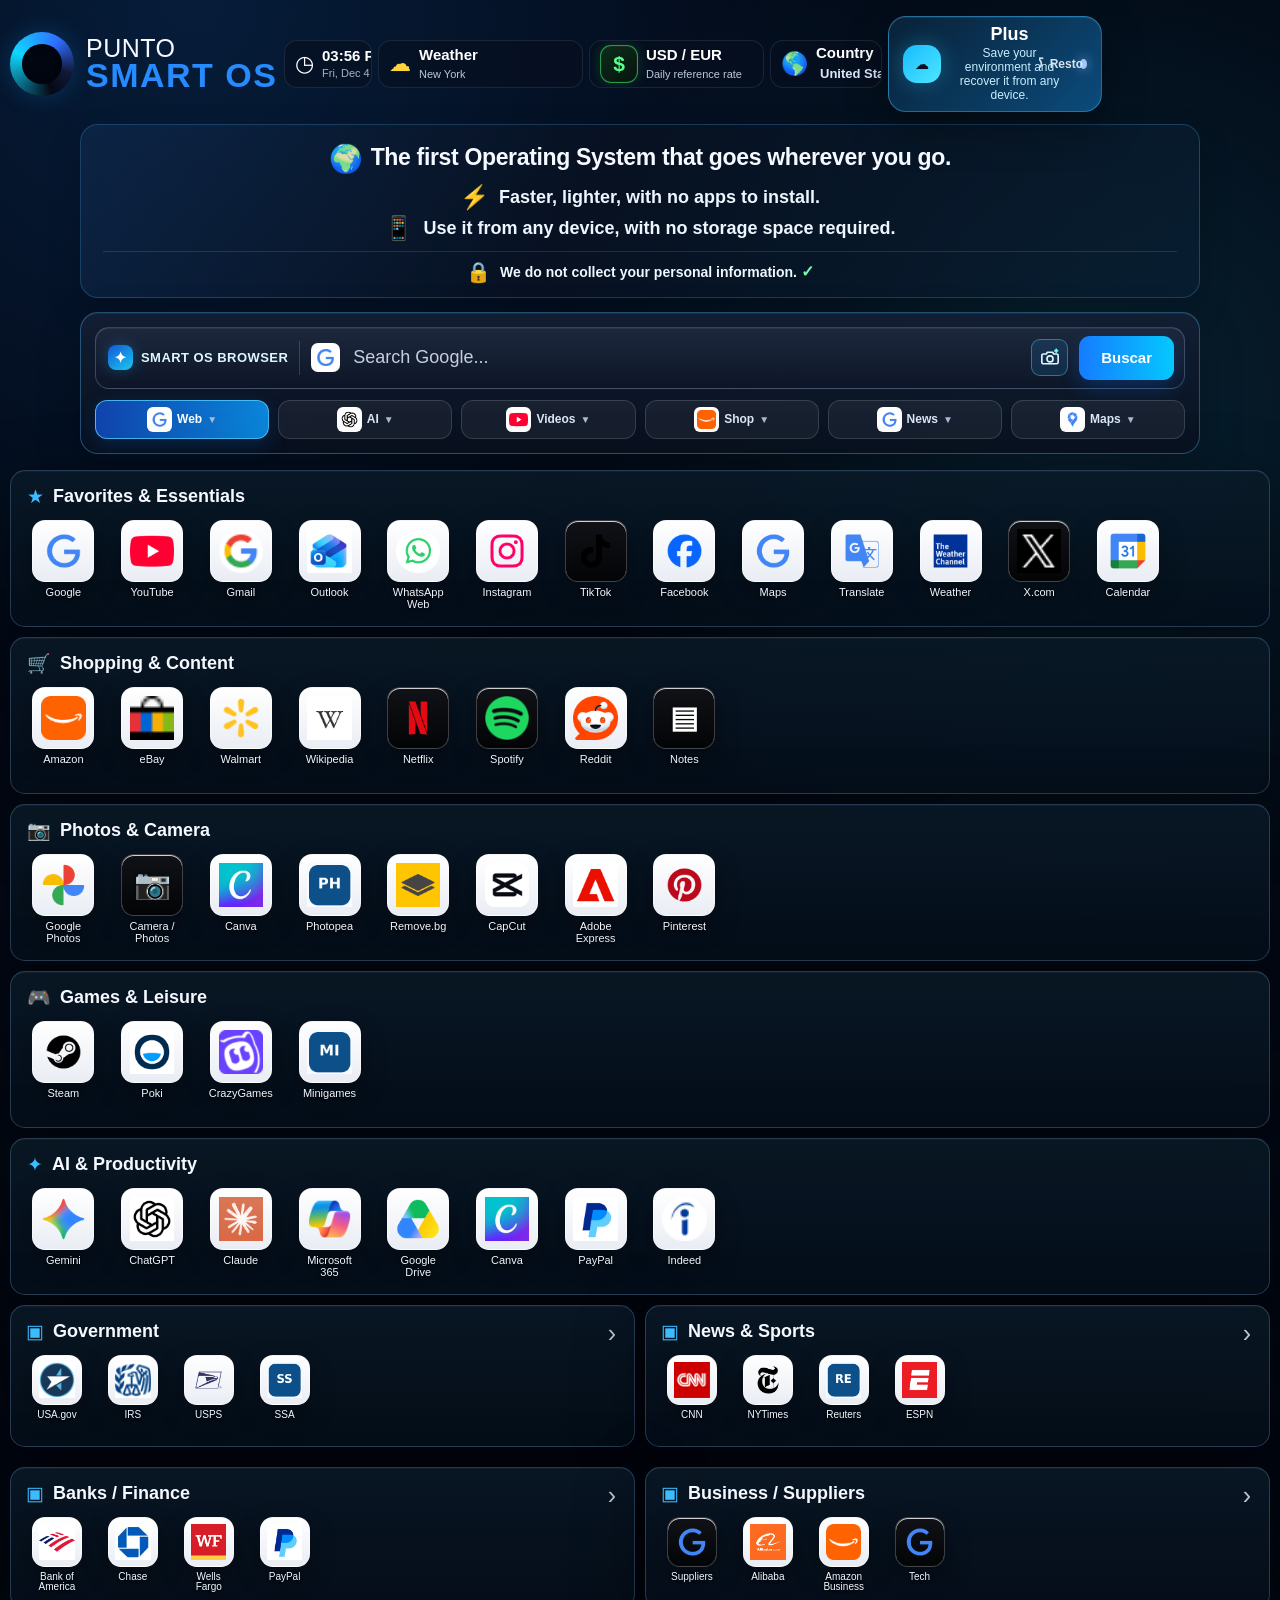
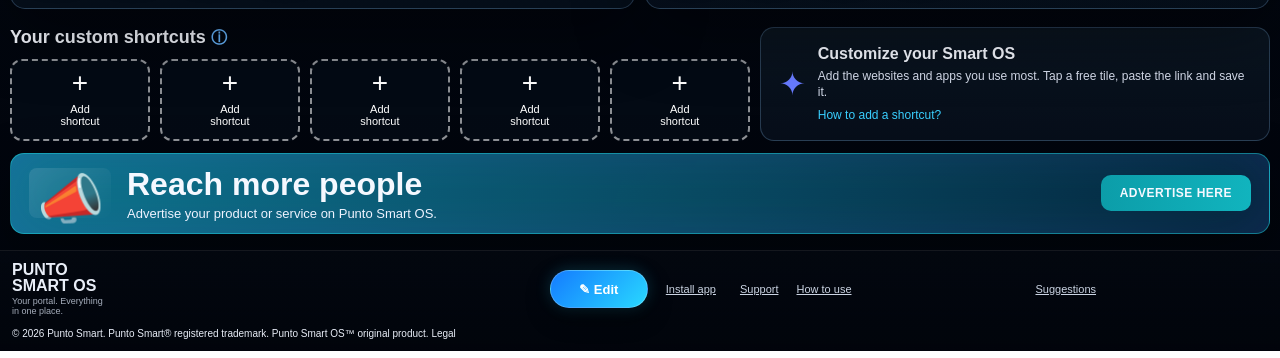
<file: global/index.html>
<!doctype html>
<html lang="es">
<head>
  <meta charset="utf-8" />
  <meta name="viewport" content="width=device-width, initial-scale=1" />
  <meta name="theme-color" content="#020713" />
  <meta http-equiv="Content-Security-Policy" content="default-src 'self'; script-src 'self'; style-src 'self'; img-src 'self' data: https:; connect-src https://api.open-meteo.com https://api.frankfurter.dev; base-uri 'self'; object-src 'none'; frame-ancestors 'none'" />
  <title>Punto Smart OS Global Free | Tu escritorio online</title>
  <meta name="description" content="Punto Smart OS Global es tu escritorio online para usar internet: apps web, accesos, herramientas y sitios frecuentes según tu país, gratis y sin instalar nada." />
  <meta name="robots" content="noindex,follow" />
  <meta property="og:type" content="website" />
  <meta property="og:site_name" content="Punto Smart OS" />
  <meta property="og:title" content="Punto Smart OS Global Free | Tu escritorio online" />
  <meta property="og:description" content="Abrí el escritorio online de Punto Smart OS configurado para tu país." />
  <meta property="og:image" content="https://www.puntosmart.com.ar/favicon.png" />
  <meta name="twitter:card" content="summary" />

  <link rel="icon" type="image/png" href="favicon.png" />
  <link rel="icon" type="image/svg+xml" href="favicon.svg" />
  <link rel="apple-touch-icon" href="favicon.png" />
  <link rel="manifest" href="../site.webmanifest" />
  <link rel="preconnect" href="https://api.open-meteo.com" crossorigin />
  <link rel="preconnect" href="https://api.frankfurter.dev" crossorigin />
  <link rel="preconnect" href="https://www.google.com" crossorigin />

  <link rel="stylesheet" href="styles.css?v=190" />
  <link rel="stylesheet" href="smartos-extra.css?v=180" />
  <link rel="stylesheet" href="../reliability.css?v=5" />
  <link rel="stylesheet" href="../v2.css?v=4" />
<!-- Punto Smart OS - desarrollo original de Punto Smart - Punto Smart marca registrada ante INPI --></head>
<body>
  <div class="app-shell">
    <header class="topbar">
      <a class="brand" href="#" aria-label="Punto Smart OS">
        <span class="brand-mark"></span>
        <span class="brand-text"><span>PUNTO</span><strong>SMART OS</strong></span>
      </a>

      <div class="status-zone">
        <div class="status-pill hide-small">
          <span class="status-icon">◷</span>
          <span><b id="clock">--:--</b><small id="dateText">Cargando...</small></span>
        </div>
        <a id="weatherLink" class="status-pill hide-small weather-live" href="https://www.google.com/search?q=weather" target="_blank" rel="noopener" aria-live="polite">
          <span class="status-icon weather" id="globalWeatherIcon">☁</span>
          <span class="live-status-copy"><b id="globalWeatherMain">Clima</b><small id="globalWeatherSub">Cargando…</small></span>
        </a>
        <a id="currencyLink" class="status-pill dolar dollar-live" href="https://www.google.com/search?q=exchange+rate" target="_blank" rel="noopener" aria-live="polite">
          <span class="dolar-logo">$</span>
          <span class="live-status-copy"><b id="globalCurrencyMain">Cotización</b><small id="globalCurrencySub">Cargando…</small></span>
        </a>

        <div class="status-pill country-global-pill">
          <span class="status-icon">🌎</span>
          <span><b id="countryLabel">País</b><small><select id="countrySelect" class="country-select" aria-label="Cambiar país"></select></small></span>
        </div>
        <button class="status-pill plus-pill plus-sales-pill" id="plusSalesBtn" type="button" title="Conocé Punto Smart OS Plus">
          <span class="plus-cloud" aria-hidden="true">☁</span>
          <span><b>Plus</b><small id="plusCtaShort">Conocé ventajas</small></span>
          <span class="plus-dot"></span>
        </button>
        <button class="gear" id="resetBtn" type="button" title="Restaurar orden y accesos" aria-label="Restaurar orden y accesos">↺ <span class="reset-label">Restaurar</span></button>
      </div>
    </header>

    <main>
      <section class="benefits-v2" aria-label="Beneficios de Punto Smart OS">
        <h1 class="benefit-lead"><span aria-hidden="true">🌍</span><span id="benefitLeadText" class="benefit-lead-text">El primer Sistema Operativo que te acompaña a todos lados.</span></h1>
        <div class="benefit-copy">
          <p class="benefit-item"><span aria-hidden="true">⚡</span><b id="benefitSpeedText">Más rápido, más liviano y sin instalar apps.</b></p>
          <p class="benefit-item"><span aria-hidden="true">📱</span><b id="benefitDevicesText">Usalo desde cualquier dispositivo, sin ocupar espacio.</b></p>
        </div>
        <div class="benefit-privacy"><span aria-hidden="true">🔒</span><b id="benefitPrivacyText">No recopilamos tu información personal. <span class="benefit-check" aria-hidden="true">✓</span></b></div>
      </section>

      <section class="smart-search smart-search-v2" aria-label="Smart OS Browser">
        <form id="smartSearchForm" class="smart-search-box">
          <span class="smart-search-brand" aria-label="Smart OS Browser"><span class="smart-search-brand-symbol" aria-hidden="true">✦</span><span class="smart-search-brand-text">Smart OS <span class="smart-search-brand-browser">Browser</span></span></span>
          <span class="smart-search-divider" aria-hidden="true"></span>
          <img id="activeSearchIcon" class="smart-search-provider-icon" src="../assets/icons/google-com.png" alt="" aria-hidden="true" />
          <input id="searchInput" type="search" autocomplete="off" placeholder="Buscar en Google..." aria-label="Buscar" />
          <button id="visualSearchBtn" class="smart-search-visual" type="button" title="Buscar por imagen" aria-label="Buscar por imagen" aria-haspopup="dialog" aria-controls="visualSearchDialog">
            <svg viewBox="0 0 24 24" aria-hidden="true"><path d="M4.8 7.6h3.1l1.2-1.9h5.8l1.2 1.9h3.1c.9 0 1.7.8 1.7 1.7v7.3c0 .9-.8 1.7-1.7 1.7H4.8c-.9 0-1.7-.8-1.7-1.7V9.3c0-.9.8-1.7 1.7-1.7Z"/><circle cx="12" cy="13" r="3.3"/><path class="visual-spark" d="M18.8 2.8v2.7m1.35-1.35h-2.7"/></svg>
          </button>
          <button id="smartSearchGo" class="smart-search-go" type="submit">Buscar</button>
        </form>
        <div class="search-categories" id="searchCategories" role="group" aria-label="Dónde buscar">
          <div class="search-category-wrap" data-category-wrap="web"><button type="button" class="search-category active" data-category="web" aria-haspopup="menu" aria-expanded="false"><img class="search-category-icon" alt="" aria-hidden="true" /><span>Web</span><span class="search-caret">▼</span></button><div class="search-provider-menu" data-provider-menu="web" role="menu"></div></div>
          <div class="search-category-wrap" data-category-wrap="ai"><button type="button" class="search-category" data-category="ai" aria-haspopup="menu" aria-expanded="false"><img class="search-category-icon" alt="" aria-hidden="true" /><span>IA</span><span class="search-caret">▼</span></button><div class="search-provider-menu" data-provider-menu="ai" role="menu"></div></div>
          <div class="search-category-wrap" data-category-wrap="videos"><button type="button" class="search-category" data-category="videos" aria-haspopup="menu" aria-expanded="false"><img class="search-category-icon" alt="" aria-hidden="true" /><span>Videos</span><span class="search-caret">▼</span></button><div class="search-provider-menu" data-provider-menu="videos" role="menu"></div></div>
          <div class="search-category-wrap" data-category-wrap="buy"><button type="button" class="search-category" data-category="buy" aria-haspopup="menu" aria-expanded="false"><img class="search-category-icon" alt="" aria-hidden="true" /><span>Comprar</span><span class="search-caret">▼</span></button><div class="search-provider-menu" data-provider-menu="buy" role="menu"></div></div>
          <div class="search-category-wrap" data-category-wrap="news"><button type="button" class="search-category" data-category="news" aria-haspopup="menu" aria-expanded="false"><img class="search-category-icon" alt="" aria-hidden="true" /><span>Noticias</span><span class="search-caret">▼</span></button><div class="search-provider-menu" data-provider-menu="news" role="menu"></div></div>
          <div class="search-category-wrap" data-category-wrap="maps"><button type="button" class="search-category" data-category="maps" aria-haspopup="menu" aria-expanded="false"><img class="search-category-icon" alt="" aria-hidden="true" /><span>Maps</span><span class="search-caret">▼</span></button><div class="search-provider-menu" data-provider-menu="maps" role="menu"></div></div>
        </div>
      </section>
      <section class="panel wide" data-section="Favoritos y Esenciales">
        <div class="panel-title"><span>★</span><h2>Favoritos y Esenciales</h2><button type="button" class="section-add-btn" data-add-group="favorites">+ Agregar</button></div>
        <div class="icon-grid" id="favoritesGrid"></div>
      </section>

      <section class="panel wide" data-section="Compras y Contenido">
        <div class="panel-title"><span>🛒</span><h2>Compras y Contenido</h2><button type="button" class="section-add-btn" data-add-group="content">+ Agregar</button></div>
        <div class="icon-grid" id="contentGrid"></div>
      </section>

      <section class="panel wide" data-section="Fotos y Cámara">
        <div class="panel-title"><span>📷</span><h2>Fotos y Cámara</h2><button type="button" class="section-add-btn" data-add-group="fotos">+ Agregar</button></div>
        <div class="icon-grid" id="fotosGrid"></div>
      </section>

      <section class="panel wide" data-section="Juegos y Ocio">
        <div class="panel-title"><span>🎮</span><h2>Juegos y Ocio</h2><button type="button" class="section-add-btn" data-add-group="juegos">+ Agregar</button></div>
        <div class="icon-grid" id="juegosGrid"></div>
      </section>

      <section class="panel wide" data-section="IA y Productividad">
        <div class="panel-title"><span>✦</span><h2>IA y Productividad</h2><button type="button" class="section-add-btn" data-add-group="ai">+ Agregar</button></div>
        <div class="icon-grid" id="aiGrid"></div>
      </section>

      <section class="folder-board">
        <article class="panel folder-panel" data-folder="tramites">
          <button class="folder-open" data-folder="tramites" aria-label="Abrir carpeta Trámites">›</button>
          <div class="panel-title"><span>▣</span><h2>Trámites</h2><button type="button" class="section-add-btn" data-add-group="tramites">+ Agregar</button></div>
          <div class="mini-grid" id="tramitesGrid"></div>
        </article>

        <article class="panel folder-panel" data-folder="noticias">
          <button class="folder-open" data-folder="noticias" aria-label="Abrir carpeta Noticias y Deportes">›</button>
          <div class="panel-title"><span>▣</span><h2>Noticias y Deportes</h2><button type="button" class="section-add-btn" data-add-group="noticias">+ Agregar</button></div>
          <div class="mini-grid" id="noticiasGrid"></div>
        </article>

        <article class="panel folder-panel" data-folder="bancos">
          <button class="folder-open" data-folder="bancos" aria-label="Abrir carpeta Bancos">›</button>
          <div class="panel-title"><span>▣</span><h2>Bancos</h2><button type="button" class="section-add-btn" data-add-group="bancos">+ Agregar</button></div>
          <div class="mini-grid" id="bancosGrid"></div>
        </article>

        <article class="panel folder-panel" data-folder="negocio">
          <button class="folder-open" data-folder="negocio" aria-label="Abrir carpeta Negocio y Proveedores">›</button>
          <div class="panel-title"><span>▣</span><h2>Negocio / Proveedores</h2><button type="button" class="section-add-btn" data-add-group="negocio">+ Agregar</button></div>
          <div class="mini-grid" id="negocioGrid"></div>
        </article>
      </section>

      <section class="custom-area">
        <div class="custom-left">
          <div class="custom-title">Tus accesos personalizados <span title="Se guardan en este dispositivo">ⓘ</span></div>
          <div class="custom-grid" id="customGrid"></div>
        </div>
        <article class="help-card">
          <span class="help-spark">✦</span>
          <div>
            <b>Personalizá tu Smart OS</b>
            <p>Agregá los sitios y aplicaciones que más usás. Tocá una baldosa libre, pegá el link y guardalo.</p>
            <button id="howBtn">¿Cómo agregar un acceso?</button>
          </div>
        </article>
      </section>

      <a class="ad-banner bottom-ad" href="mailto:punto.smart.arg@gmail.com?subject=Publicidad%20en%20Punto%20Smart%20OS">
        <span class="ad-icon">📣</span>
        <span class="ad-copy"><b>Llegá a más personas</b><small>Anunciá tu producto o servicio en Punto Smart OS.</small></span>
        <span class="ad-cta">ANUNCIÁ ACÁ</span>
      </a>
    </main>

    <footer class="footer">
      <div><b>PUNTO SMART OS</b><small>Tu portal. Todo en un lugar.</small></div>
      <button id="editBtn">✎ Editar</button>
      <button type="button" data-install-app hidden>Instalar app</button>
      <button id="supportBtn">Soporte</button>
      <a id="guideBtn" class="footer-link-btn" href="../instructivo/">Cómo usarlo</a>
      <button id="suggestBtn">Sugerencias</button>
      <span>© 2026 Punto Smart. Punto Smart® registered trademark. Punto Smart OS™ original product. <a href="../legal/">Legal</a></span>
    </footer>
  </div>


  <dialog id="plusSalesDialog" class="modal plus-sales-dialog">
    <div class="plus-panel plus-sales-panel">
      <button class="modal-close" id="closePlusSalesBtn" type="button">×</button>
      <div class="plus-hero">
        <span class="plus-hero-icon">☁</span>
        <div>
          <h3>Versión Plus</h3>
          <p id="plusAbText">Guardá tu entorno y recuperalo desde cualquier dispositivo.</p>
        </div>
      </div>
      <div class="plus-sales-copy">
        <p>Plus guarda tu escritorio online en tu nube privada para abrir tu entorno donde quieras, estés donde estés y sin importar el dispositivo.</p>
        <p>Tus accesos, apps preferidas y configuración quedan guardados, para que no tengas que volver a cargar todo desde cero.</p>
        <p><b>Y lo más importante:</b> no perdés tu entorno de trabajo.</p>
        <h4>Resuelve:</h4>
        <ul>
          <li>Si perdés, te roban o se rompe tu dispositivo, podés volver a operar en minutos.</li>
          <li>Si cambiás de computadora, celular o TV Box, recuperás tu entorno sin empezar de nuevo.</li>
          <li>No necesitás un equipo súper potente: tu entorno se abre desde la web.</li>
          <li>Podés tener tus herramientas importantes siempre ordenadas y disponibles.</li>
          <li>Ahorrás tiempo evitando volver a buscar, cargar y organizar tus accesos.</li>
          <li>Ideal para uso personal, comercios, oficinas, vendedores y equipos de trabajo.</li>
        </ul>
        <a id="plusWhatsappBtn" class="plus-whatsapp" href="../plus/">Ver ventajas Plus</a>
        <p class="plus-phone">2 meses gratis · USD 3,99/mes desde el tercero · sin cobro automático</p>
      </div>
    </div>
  </dialog>

  <dialog id="customDialog" class="modal">
    <form method="dialog" id="customForm">
      <h3 id="customDialogTitle">Agregar página o aplicación</h3>
      <label>Nombre
        <input id="customName" maxlength="24" placeholder="Ej: Proveedor celulares" required />
      </label>
      <label>Link
        <input id="customUrl" type="url" placeholder="https://www.ejemplo.com" required />
      </label>
      <label>Icono opcional
        <input id="customIcon" type="url" placeholder="https://.../icono.png" />
      </label>
      <p class="modal-note">Si no cargás icono, intenta traer el favicon automáticamente. Si falla, usa la inicial del nombre.</p>
      <div class="modal-actions">
        <button type="button" class="danger" id="deleteCustomBtn">Borrar</button>
        <span></span>
        <button type="button" id="cancelCustomBtn">Cancelar</button>
        <button class="primary" value="save">Guardar</button>
      </div>
    </form>
  </dialog>

  <dialog id="folderDialog" class="modal folder-modal">
    <div class="folder-modal-inner">
      <button class="modal-close" id="closeFolderBtn">×</button>
      <h3 id="folderTitle">Carpeta</h3>
      <div class="icon-grid modal-grid" id="folderModalGrid"></div>
    </div>
  </dialog>

  <dialog id="infoDialog" class="modal">
    <div class="info-content">
      <button class="modal-close" id="closeInfoBtn">×</button>
      <h3>Cómo agregar un acceso</h3>
      <p>1. Tocá una baldosa “Agregar acceso”.</p>
      <p>2. Escribí el nombre y pegá el link completo, por ejemplo: <b>https://www.ejemplo.com</b>.</p>
      <p>3. Guardá. El acceso queda en este dispositivo.</p>
      <p>Para cambiarlo, tocá “Editar” y seleccioná la baldosa.</p>
    </div>
  </dialog>

  <dialog id="contactDialog" class="modal">
    <div class="info-content contact-content">
      <button class="modal-close" id="closeContactBtn" type="button" aria-label="Cerrar">×</button>
      <h3 id="contactTitle">Soporte</h3>
      <p id="contactText">Contactá al equipo de Punto Smart OS.</p>
      <label id="contactEmailLabel" for="contactEmail">Correo de contacto</label>
      <input id="contactEmail" type="email" value="punto.smart.arg@gmail.com" readonly />
      <div class="contact-actions">
        <button id="copyContactBtn" class="primary" type="button">Copiar correo</button>
        <button id="dismissContactBtn" type="button">Cerrar</button>
      </div>
      <p id="contactCopyStatus" class="contact-copy-status" role="status" aria-live="polite"></p>
    </div>
  </dialog>

  <dialog id="visualSearchDialog" class="modal visual-search-dialog" aria-labelledby="visualSearchTitle">
    <div class="visual-search-content">
      <button class="modal-close" id="closeVisualSearchBtn" type="button" aria-label="Cerrar búsqueda por imagen">×</button>
      <div class="visual-search-heading"><span aria-hidden="true">⌕</span><div><h3 id="visualSearchTitle">Buscar por imagen</h3><p id="visualSearchIntro">Usá una foto, captura o cámara para encontrar coincidencias, productos e información visual.</p></div></div>
      <div class="visual-search-options" role="group" aria-label="Elegí un buscador visual">
        <button type="button" class="visual-provider" data-visual-provider="google"><span class="visual-provider-name">Google Lens</span><small data-visual-detail="google">Identificar y encontrar productos</small></button>
        <button type="button" class="visual-provider" data-visual-provider="bing"><span class="visual-provider-name">Bing Visual Search</span><small data-visual-detail="bing">Similares, texto y objetos</small></button>
        <button type="button" class="visual-provider" data-visual-provider="tineye"><span class="visual-provider-name">TinEye</span><small data-visual-detail="tineye">Rastrear copias de una imagen</small></button>
        <button type="button" class="visual-provider" data-visual-provider="yandex"><span class="visual-provider-name">Yandex Images</span><small data-visual-detail="yandex">Coincidencias y objetos similares</small></button>
      </div>
      <button type="button" class="visual-search-all" id="visualSearchAllBtn">⌘ Buscar en todos</button>
      <p class="visual-search-note" id="visualSearchNote">La imagen se sube directamente al buscador que elijas. Punto Smart OS no la guarda ni la procesa.</p>
    </div>
  </dialog>

  <input id="cameraInput" type="file" accept="image/*" capture="environment" hidden />
  <script src="script.js?v=203"></script>
  <script src="../install.js?v=1"></script>
</body>
</html>
</file>
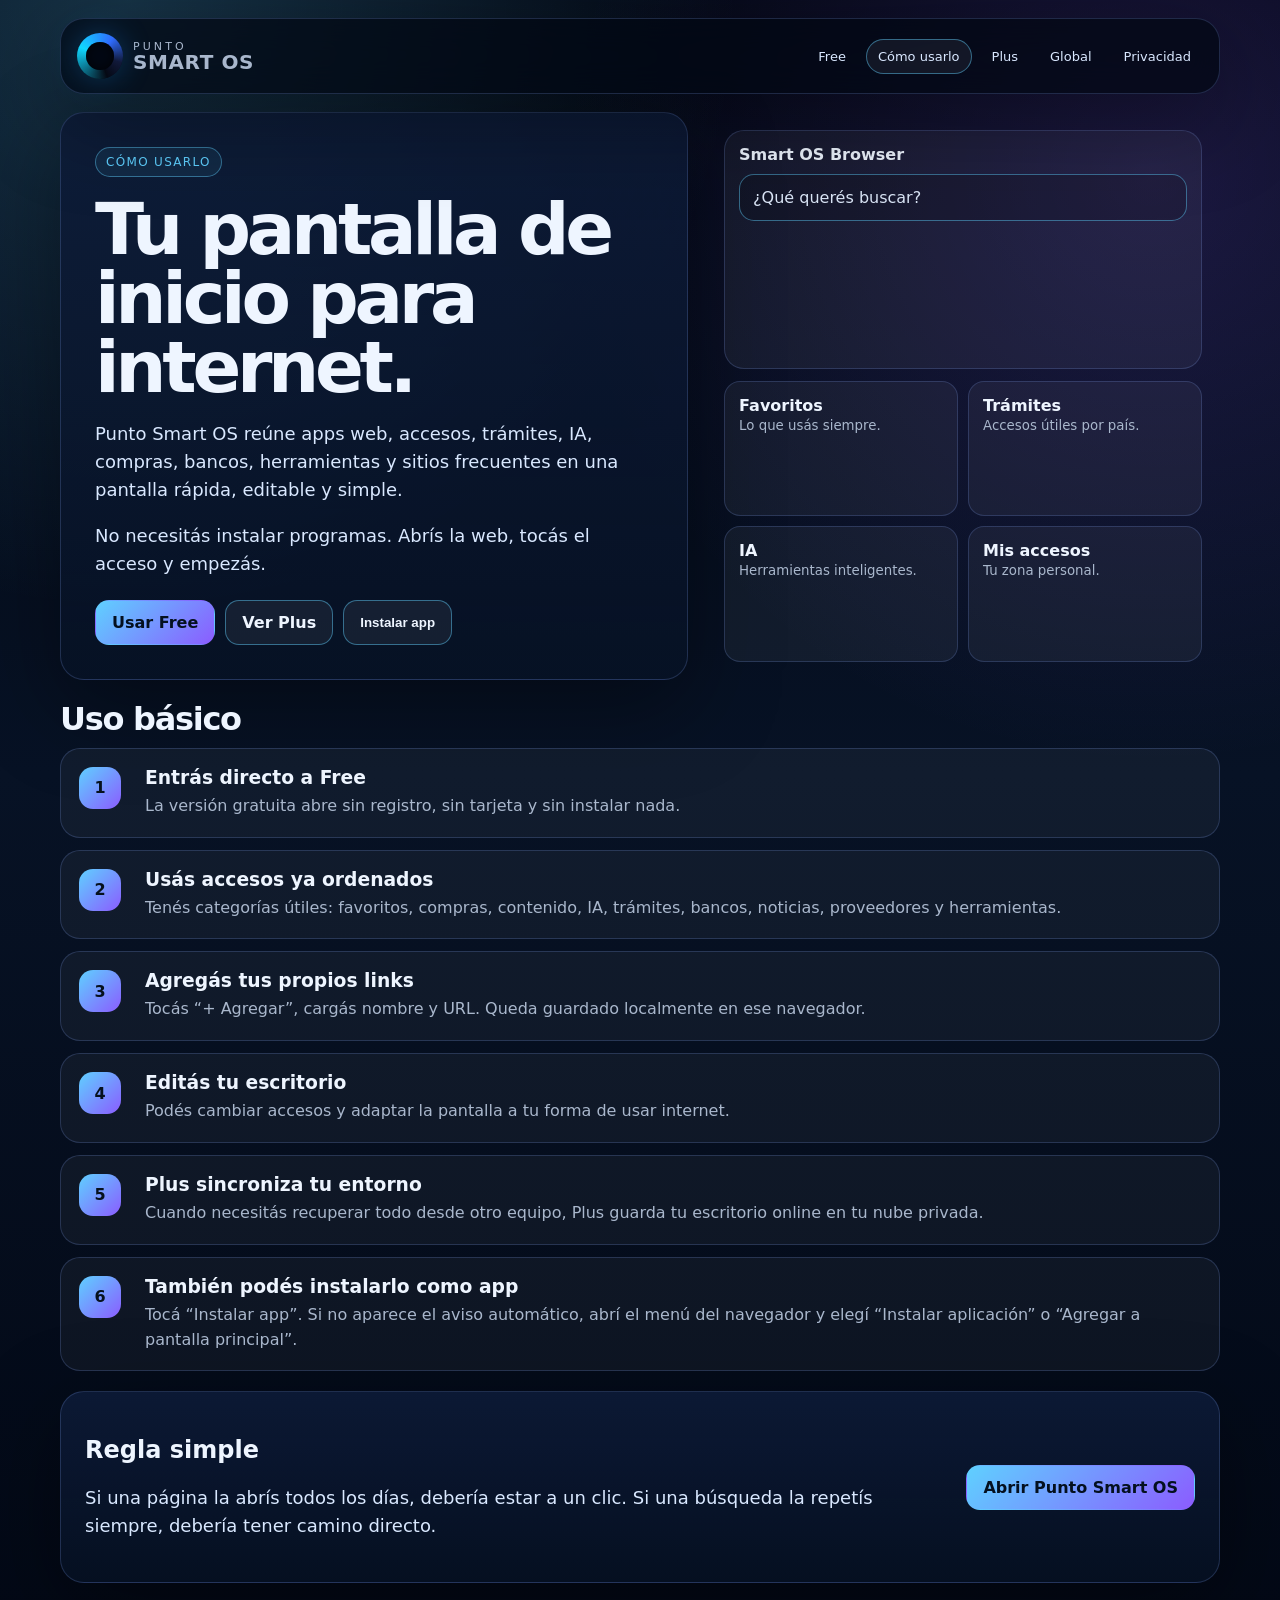
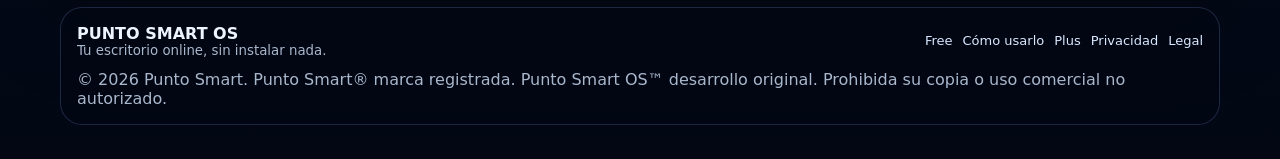
<file: instructivo/index.html>
<!doctype html>
<html lang="es-AR">
<head>
  <meta charset="utf-8">
  <meta name="viewport" content="width=device-width, initial-scale=1">
  <meta name="theme-color" content="#020713">
  <title id="pageTitle">Cómo usar Punto Smart OS | Escritorio online</title>
  <meta id="pageDesc" name="description" content="Qué es Punto Smart OS y cómo usarlo: organizá apps web, accesos, trámites, IA y herramientas en tu escritorio online sin instalar nada.">
  <meta name="robots" content="index,follow,max-image-preview:large,max-snippet:-1,max-video-preview:-1">
  <link rel="canonical" href="https://www.puntosmart.com.ar/instructivo/">
  <meta property="og:type" content="article">
  <meta property="og:site_name" content="Punto Smart OS">
  <meta property="og:locale" content="es_AR">
  <meta property="og:title" content="Cómo usar Punto Smart OS | Escritorio online">
  <meta property="og:description" content="Aprendé a organizar accesos, apps web y herramientas en tu escritorio online.">
  <meta property="og:url" content="https://www.puntosmart.com.ar/instructivo/">
  <meta property="og:image" content="https://www.puntosmart.com.ar/favicon.png">
  <meta name="twitter:card" content="summary">
  <link rel="icon" type="image/png" href="../favicon.png">
  <link rel="manifest" href="../site.webmanifest">
  <link rel="stylesheet" href="../site.css">
  <link rel="stylesheet" href="../reliability.css?v=5">
  <!-- Punto Smart OS - desarrollo original de Punto Smart - Punto Smart marca registrada ante INPI -->
</head>
<body>
<div class="wrap">
  <header class="top">
    <a class="brand" id="homeBrand" href="../" aria-label="Punto Smart OS">
      <span class="mark"></span>
      <span><span>PUNTO</span><strong>SMART OS</strong></span>
    </a>
    <nav class="nav" aria-label="Navegación">
      <a id="navFree" href="../">Free</a>
      <a id="navHow" href="./" class="active">Cómo usarlo</a>
      <a id="navPlus" href="../plus/">Plus</a>
      <a id="navGlobal" href="../global/">Global</a>
      <a id="navPrivacy" href="../privacidad/">Privacidad</a>
    </nav>
  </header>

  <main>
    <section class="hero">
      <article class="hero-card">
        <span class="eyebrow" id="eyebrow">Cómo usarlo</span>
        <h1 id="heroTitle">Tu pantalla de inicio para internet.</h1>
        <p id="heroP1"></p>
        <p id="heroP2"></p>
        <div class="cta">
          <a class="btn primary" id="ctaFree" href="../">Usar Free</a>
          <a class="btn" id="ctaPlus" href="../plus/">Ver Plus</a>
          <button class="btn" type="button" data-install-app hidden>Instalar app</button>
        </div>
      </article>

      <aside class="preview">
        <div class="search">
          <b>Smart OS Browser</b>
          <div class="search-box" id="searchText">¿Qué querés buscar?</div>
        </div>
        <div class="mini-grid">
          <div class="mini"><b id="mini1Title"></b><small id="mini1Text"></small></div>
          <div class="mini"><b id="mini2Title"></b><small id="mini2Text"></small></div>
          <div class="mini"><b id="mini3Title"></b><small id="mini3Text"></small></div>
          <div class="mini"><b id="mini4Title"></b><small id="mini4Text"></small></div>
        </div>
      </aside>
    </section>

    <section class="section">
      <h2 id="basicTitle"></h2>
      <div class="steps" id="steps"></div>
    </section>

    <section class="wide">
      <div>
        <h2 id="ruleTitle"></h2>
        <p class="lead" id="ruleText"></p>
      </div>
      <a class="btn primary" id="openBtn" href="../"></a>
    </section>
  </main>

  <footer class="footer">
    <div><b>PUNTO SMART OS</b><small id="footerTag"></small></div>
    <div class="footer-links">
      <a id="footFree" href="../">Free</a>
      <a id="footHow" href="./">Cómo usarlo</a>
      <a id="footPlus" href="../plus/">Plus</a>
      <a id="footPrivacy" href="../privacidad/">Privacidad</a>
      <a href="../legal/">Legal</a>
    </div>
    <span id="footerLegal"></span>
  </footer>
</div>

<script>
const country = (new URLSearchParams(location.search).get('country') || 'AR').toUpperCase();

const copy = {
  ES: {
    lang:'es-AR',
    title:'Cómo usar Punto Smart OS | Escritorio online',
    desc:'Qué es Punto Smart OS y cómo usarlo: tu escritorio online para organizar apps web, accesos, trámites, IA y herramientas sin instalar nada.',
    navHow:'Cómo usarlo', navPrivacy:'Privacidad',
    eyebrow:'Cómo usarlo',
    heroTitle:'Tu pantalla de inicio para internet.',
    heroP1:'Punto Smart OS reúne apps web, accesos, trámites, IA, compras, bancos, herramientas y sitios frecuentes en una pantalla rápida, editable y simple.',
    heroP2:'No necesitás instalar programas. Abrís la web, tocás el acceso y empezás.',
    ctaFree:'Usar Free', ctaPlus:'Ver Plus',
    search:'¿Qué querés buscar?',
    minis:[['Favoritos','Lo que usás siempre.'],['Trámites','Accesos útiles por país.'],['IA','Herramientas inteligentes.'],['Mis accesos','Tu zona personal.']],
    basic:'Uso básico',
    steps:[
      ['Entrás directo a Free','La versión gratuita abre sin registro, sin tarjeta y sin instalar nada.'],
      ['Usás accesos ya ordenados','Tenés categorías útiles: favoritos, compras, contenido, IA, trámites, bancos, noticias, proveedores y herramientas.'],
      ['Agregás tus propios links','Tocás “+ Agregar”, cargás nombre y URL. Queda guardado localmente en ese navegador.'],
      ['Editás tu escritorio','Podés cambiar accesos y adaptar la pantalla a tu forma de usar internet.'],
      ['Plus sincroniza tu entorno','Cuando necesitás recuperar todo desde otro equipo, Plus guarda tu escritorio online en tu nube privada.'],
      ['También podés instalarlo como app','Tocá “Instalar app”. Si no aparece el aviso automático, abrí el menú del navegador y elegí “Instalar aplicación” o “Agregar a pantalla principal”.']
    ],
    ruleTitle:'Regla simple',
    ruleText:'Si una página la abrís todos los días, debería estar a un clic. Si una búsqueda la repetís siempre, debería tener camino directo.',
    open:'Abrir Punto Smart OS',
    footerTag:'Tu escritorio online, sin instalar nada.',
    footerLegal:'© 2026 Punto Smart. Punto Smart® marca registrada. Punto Smart OS™ desarrollo original. Prohibida su copia o uso comercial no autorizado.'
  },

  US: {
    lang:'en',
    title:'How to use Punto Smart OS | Online desktop',
    desc:'What Punto Smart OS is and how to use it: organize web apps, shortcuts, AI tools and useful websites without installing anything.',
    navHow:'How to use', navPrivacy:'Privacy',
    eyebrow:'How to use it',
    heroTitle:'Your home screen for the web.',
    heroP1:'Punto Smart OS brings web apps, shortcuts, government services, AI, shopping, finance, tools and frequently used websites into one fast, editable screen.',
    heroP2:'No software installation is required. Open the website, select a shortcut and start.',
    ctaFree:'Use Free', ctaPlus:'View Plus',
    search:'What do you want to search?',
    minis:[['Favorites','What you use every day.'],['Government','Useful country-specific links.'],['AI','Smart tools.'],['My shortcuts','Your personal area.']],
    basic:'Basic use',
    steps:[
      ['Open Free directly','The free version opens without signup, a card or installation.'],
      ['Use organized shortcuts','Useful categories are already available: favorites, shopping, content, AI, government, finance, news, suppliers and tools.'],
      ['Add your own links','Select “+ Add”, enter a name and URL. It is saved locally in that browser.'],
      ['Edit your desktop','Change shortcuts and adapt the screen to the way you use the web.'],
      ['Plus syncs your workspace','When you need to recover everything on another device, Plus saves your online desktop in your private cloud.'],
      ['You can also install it as an app','Tap “Install app”. If the prompt does not appear, open the browser menu and choose “Install app” or “Add to Home screen”.']
    ],
    ruleTitle:'Simple rule',
    ruleText:'If you open a website every day, it should be one click away. If you repeat a search, it should have a direct path.',
    open:'Open Punto Smart OS',
    footerTag:'Your online desktop, with nothing to install.',
    footerLegal:'© 2026 Punto Smart. Punto Smart® registered trademark. Punto Smart OS™ original product.'
  },

  BR: {
    lang:'pt-BR',
    title:'Como usar Punto Smart OS | Desktop online',
    desc:'O que é Punto Smart OS e como usar: organize apps web, acessos, IA e sites úteis sem instalar nada.',
    navHow:'Como usar', navPrivacy:'Privacidade',
    eyebrow:'Como usar',
    heroTitle:'Sua tela inicial para a web.',
    heroP1:'Punto Smart OS reúne apps web, acessos, serviços, IA, compras, bancos, ferramentas e sites frequentes em uma tela rápida, editável e simples.',
    heroP2:'Não precisa instalar programas. Abra o site, toque no acesso e comece.',
    ctaFree:'Usar Free', ctaPlus:'Ver Plus',
    search:'O que você quer buscar?',
    minis:[['Favoritos','O que você usa sempre.'],['Serviços','Acessos úteis por país.'],['IA','Ferramentas inteligentes.'],['Meus acessos','Sua área pessoal.']],
    basic:'Uso básico',
    steps:[
      ['Entre direto no Free','A versão gratuita abre sem cadastro, sem cartão e sem instalação.'],
      ['Use acessos organizados','Há categorias úteis: favoritos, compras, conteúdo, IA, serviços, bancos, notícias, fornecedores e ferramentas.'],
      ['Adicione seus próprios links','Toque em “+ Adicionar”, informe nome e URL. O acesso fica salvo localmente nesse navegador.'],
      ['Edite seu desktop','Você pode alterar acessos e adaptar a tela à sua maneira de usar a web.'],
      ['Plus sincroniza seu ambiente','Quando precisar recuperar tudo em outro aparelho, Plus salva seu desktop online na sua nuvem privada.'],
      ['Você também pode instalar como app','Toque em “Instalar app”. Se o aviso não aparecer, abra o menu do navegador e escolha “Instalar app” ou “Adicionar à tela inicial”.']
    ],
    ruleTitle:'Regra simples',
    ruleText:'Se você abre uma página todos os dias, ela deveria estar a um clique. Se repete uma busca, ela deveria ter um caminho direto.',
    open:'Abrir Punto Smart OS',
    footerTag:'Seu desktop online, sem instalar nada.',
    footerLegal:'© 2026 Punto Smart. Punto Smart® marca registrada. Punto Smart OS™ produto original.'
  },

  FR: {
    lang:'fr',
    title:'Comment utiliser Punto Smart OS | Bureau en ligne',
    desc:'Découvrez Punto Smart OS et son utilisation : organisez vos applications web, raccourcis, outils IA et sites utiles sans rien installer.',
    navHow:'Mode d’emploi', navPrivacy:'Confidentialité',
    eyebrow:'Mode d’emploi',
    heroTitle:'Votre écran d’accueil pour le web.',
    heroP1:'Punto Smart OS réunit applications web, raccourcis, services, IA, achats, banques, outils et sites fréquents sur un écran rapide, modifiable et simple.',
    heroP2:'Aucun logiciel à installer. Ouvrez le site, sélectionnez un accès et commencez.',
    ctaFree:'Utiliser Free', ctaPlus:'Voir Plus',
    search:'Que voulez-vous rechercher ?',
    minis:[['Favoris','Ce que vous utilisez chaque jour.'],['Services','Liens utiles selon le pays.'],['IA','Outils intelligents.'],['Mes accès','Votre espace personnel.']],
    basic:'Utilisation de base',
    steps:[
      ['Ouvrez Free directement','La version gratuite s’ouvre sans inscription, sans carte et sans installation.'],
      ['Utilisez les accès organisés','Des catégories utiles sont déjà disponibles : favoris, achats, contenu, IA, services, banques, actualités, fournisseurs et outils.'],
      ['Ajoutez vos propres liens','Sélectionnez « + Ajouter », saisissez un nom et une URL. Le lien est enregistré localement dans ce navigateur.'],
      ['Modifiez votre bureau','Changez les accès et adaptez l’écran à votre manière d’utiliser le web.'],
      ['Plus synchronise votre environnement','Pour tout récupérer sur un autre appareil, Plus sauvegarde votre bureau en ligne dans votre cloud privé.'],
      ['Vous pouvez aussi l’installer comme application','Touchez « Installer l’app ». Si la demande ne s’affiche pas, ouvrez le menu puis choisissez « Installer l’application » ou « Sur l’écran d’accueil ».']
    ],
    ruleTitle:'Règle simple',
    ruleText:'Si vous ouvrez un site chaque jour, il devrait être accessible en un clic. Si vous répétez une recherche, elle devrait avoir un chemin direct.',
    open:'Ouvrir Punto Smart OS',
    footerTag:'Votre bureau en ligne, sans rien installer.',
    footerLegal:'© 2026 Punto Smart. Punto Smart® marque déposée. Punto Smart OS™ produit original.'
  }
};

const key = ['US','BR','FR'].includes(country) ? country : 'ES';
const t = copy[key];
document.documentElement.lang = t.lang;
document.getElementById('pageTitle').textContent = t.title;
document.getElementById('pageDesc').setAttribute('content', t.desc);

const isGlobal = country !== 'AR';
const freeHref = isGlobal ? '../global/?country=' + encodeURIComponent(country) : '../';
const plusHref = isGlobal ? '../plus/?country=' + encodeURIComponent(country) : '../plus/';
const howHref = './?country=' + encodeURIComponent(country);

['homeBrand','navFree','ctaFree','openBtn','footFree'].forEach(id => document.getElementById(id).href = freeHref);
['navPlus','ctaPlus','footPlus'].forEach(id => document.getElementById(id).href = plusHref);
['navHow','footHow'].forEach(id => document.getElementById(id).href = howHref);

document.getElementById('navHow').textContent = t.navHow;
document.getElementById('footHow').textContent = t.navHow;
document.getElementById('navPrivacy').textContent = t.navPrivacy;
document.getElementById('footPrivacy').textContent = t.navPrivacy;
document.getElementById('eyebrow').textContent = t.eyebrow;
document.getElementById('heroTitle').textContent = t.heroTitle;
document.getElementById('heroP1').textContent = t.heroP1;
document.getElementById('heroP2').textContent = t.heroP2;
document.getElementById('ctaFree').textContent = t.ctaFree;
document.getElementById('ctaPlus').textContent = t.ctaPlus;
document.getElementById('searchText').textContent = t.search;
document.getElementById('basicTitle').textContent = t.basic;
document.getElementById('ruleTitle').textContent = t.ruleTitle;
document.getElementById('ruleText').textContent = t.ruleText;
document.getElementById('openBtn').textContent = t.open;
document.getElementById('footerTag').textContent = t.footerTag;
document.getElementById('footerLegal').textContent = t.footerLegal;

t.minis.forEach((m,i) => {
  document.getElementById('mini'+(i+1)+'Title').textContent = m[0];
  document.getElementById('mini'+(i+1)+'Text').textContent = m[1];
});

document.getElementById('steps').innerHTML = t.steps.map(s =>
  '<article class="step"><div><h3>'+s[0]+'</h3><p>'+s[1]+'</p></div></article>'
).join('');
</script>
<script src="../install.js?v=1"></script>
</body>
</html>
</file>
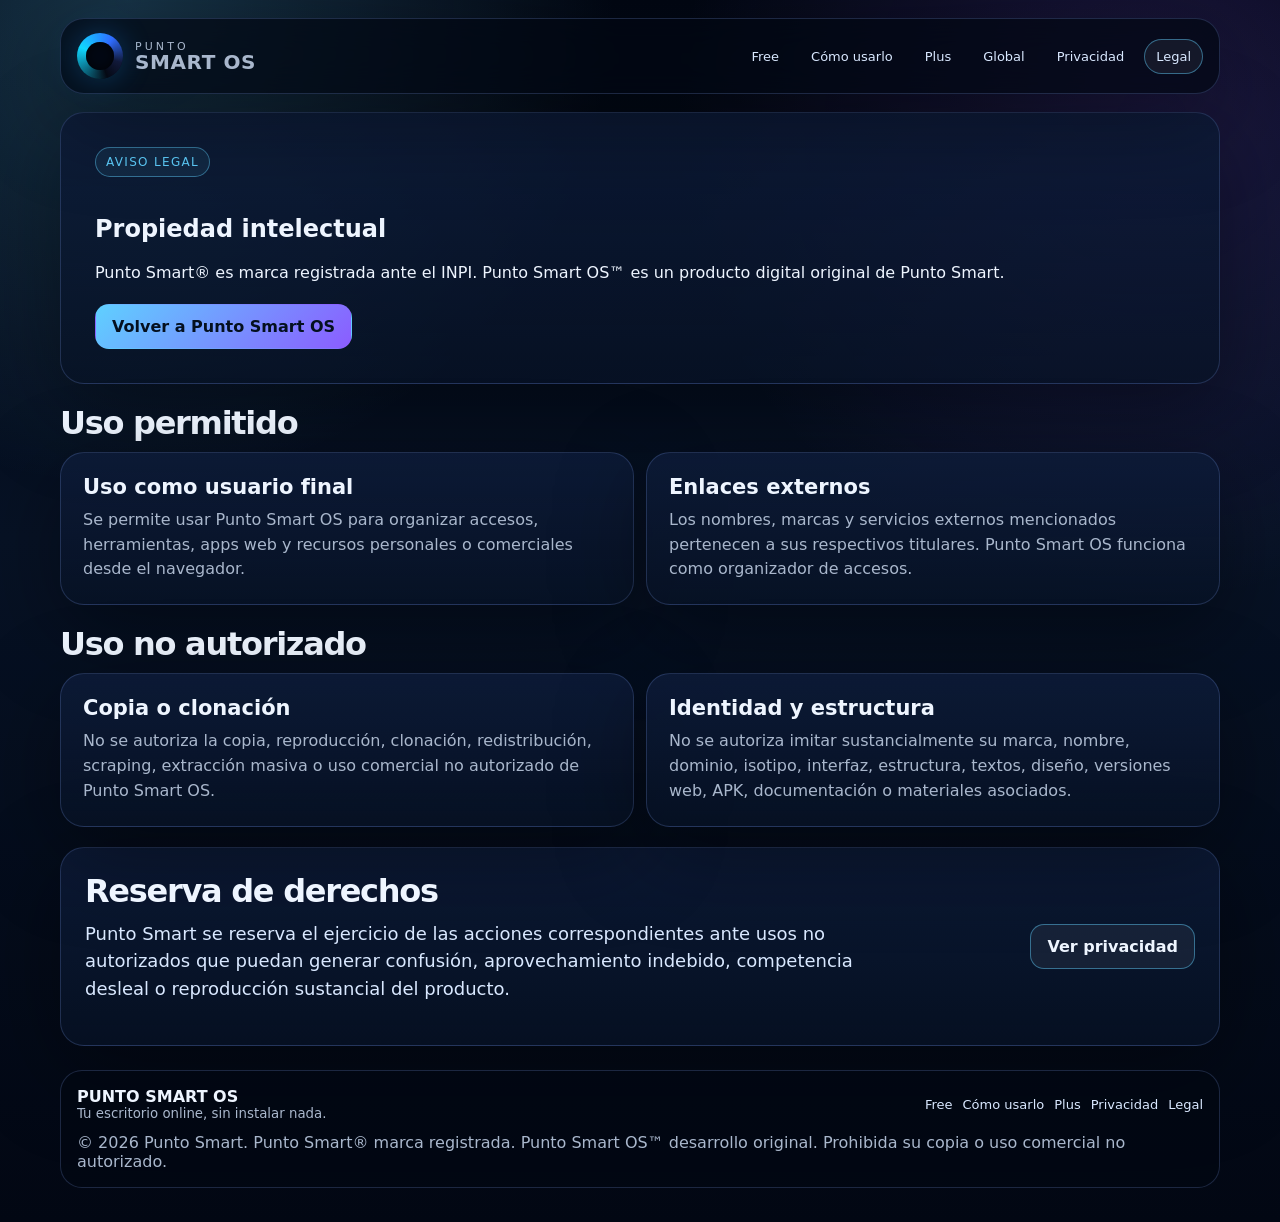
<file: legal/index.html>
<!doctype html><html lang="es-AR"><head><meta charset="utf-8"><meta name="viewport" content="width=device-width, initial-scale=1"><meta name="theme-color" content="#020713"><title>Propiedad intelectual | Punto Smart OS</title><meta name="description" content="Aviso legal y propiedad intelectual de Punto Smart OS."><meta name="robots" content="index,follow,max-image-preview:large,max-snippet:-1"><link rel="canonical" href="https://www.puntosmart.com.ar/legal/"><meta property="og:type" content="article"><meta property="og:site_name" content="Punto Smart OS"><meta property="og:locale" content="es_AR"><meta property="og:title" content="Propiedad intelectual | Punto Smart OS"><meta property="og:description" content="Información legal, marca registrada y condiciones de uso de Punto Smart OS."><meta property="og:url" content="https://www.puntosmart.com.ar/legal/"><meta property="og:image" content="https://www.puntosmart.com.ar/favicon.png"><meta name="twitter:card" content="summary"><link rel="icon" type="image/png" href="../favicon.png"><link rel="stylesheet" href="../site.css"><!-- Punto Smart OS - desarrollo original de Punto Smart - Punto Smart marca registrada ante INPI --></head><body><div class="wrap"><header class="top"><a class="brand" href="../" aria-label="Punto Smart OS"><span class="mark"></span><span><span>PUNTO</span><strong>SMART OS</strong></span></a><nav class="nav" aria-label="Navegación"><a href="../">Free</a><a href="../instructivo/">Cómo usarlo</a><a href="../plus/">Plus</a><a href="../global/">Global</a><a href="../privacidad/">Privacidad</a><a href="../legal/" class="active">Legal</a></nav></header>
<main>
  <section class="hero-card"><span class="eyebrow">Aviso legal</span><h1>Propiedad intelectual</h1><p>Punto Smart® es marca registrada ante el INPI. Punto Smart OS™ es un producto digital original de Punto Smart.</p><div class="cta"><a class="btn primary" href="../">Volver a Punto Smart OS</a></div></section>
  <section class="section"><h2>Uso permitido</h2><div class="cards two"><article class="card"><h3>Uso como usuario final</h3><p>Se permite usar Punto Smart OS para organizar accesos, herramientas, apps web y recursos personales o comerciales desde el navegador.</p></article><article class="card"><h3>Enlaces externos</h3><p>Los nombres, marcas y servicios externos mencionados pertenecen a sus respectivos titulares. Punto Smart OS funciona como organizador de accesos.</p></article></div></section>
  <section class="section"><h2>Uso no autorizado</h2><div class="cards two"><article class="card"><h3>Copia o clonación</h3><p>No se autoriza la copia, reproducción, clonación, redistribución, scraping, extracción masiva o uso comercial no autorizado de Punto Smart OS.</p></article><article class="card"><h3>Identidad y estructura</h3><p>No se autoriza imitar sustancialmente su marca, nombre, dominio, isotipo, interfaz, estructura, textos, diseño, versiones web, APK, documentación o materiales asociados.</p></article></div></section>
  <section class="section"><div class="wide"><div><h2>Reserva de derechos</h2><p class="lead">Punto Smart se reserva el ejercicio de las acciones correspondientes ante usos no autorizados que puedan generar confusión, aprovechamiento indebido, competencia desleal o reproducción sustancial del producto.</p></div><a class="btn" href="../privacidad/">Ver privacidad</a></div></section>
</main>
<footer class="footer"><div><b>PUNTO SMART OS</b><small>Tu escritorio online, sin instalar nada.</small></div><div class="footer-links"><a href="../">Free</a><a href="../instructivo/">Cómo usarlo</a><a href="../plus/">Plus</a><a href="../privacidad/">Privacidad</a><a href="../legal/">Legal</a></div><span>© 2026 Punto Smart. Punto Smart® marca registrada. Punto Smart OS™ desarrollo original. Prohibida su copia o uso comercial no autorizado.</span></footer></div></body></html>
</file>
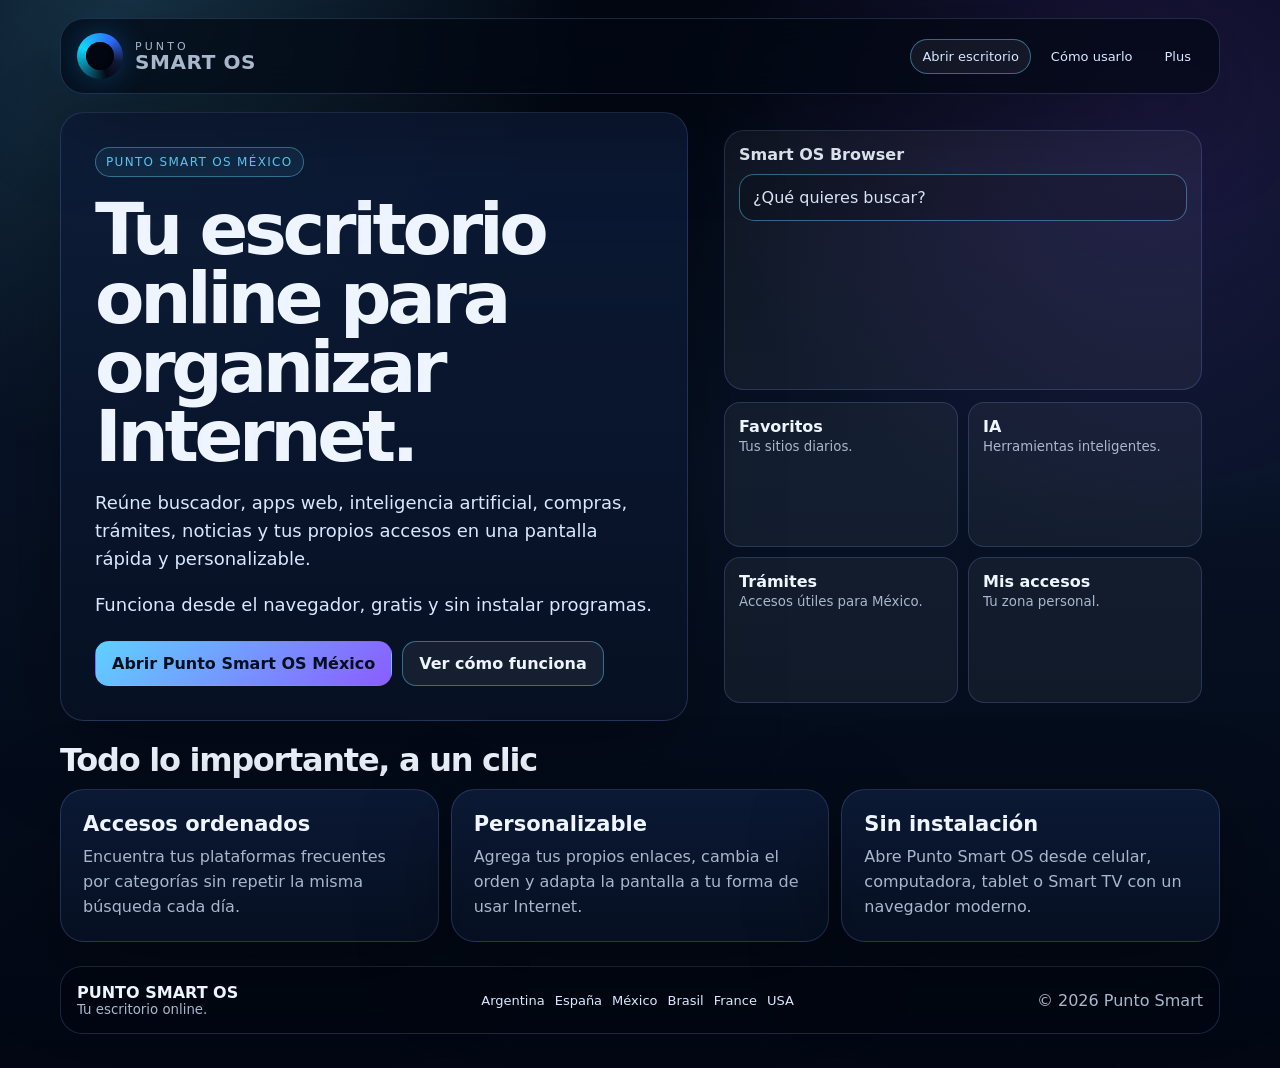
<file: mexico/index.html>
<!doctype html><html lang="es-MX"><head><meta charset="utf-8"><meta name="viewport" content="width=device-width,initial-scale=1"><title>Punto Smart OS México</title><meta name="robots" content="noindex,follow"><link rel="canonical" href="https://www.puntosmart.com.ar/mx/"><meta http-equiv="refresh" content="0; url=../mx/"></head><body><p>Redirigiendo a <a href="../mx/">Punto Smart OS México</a>.</p><script>location.replace('../mx/')</script></body></html>
</file>
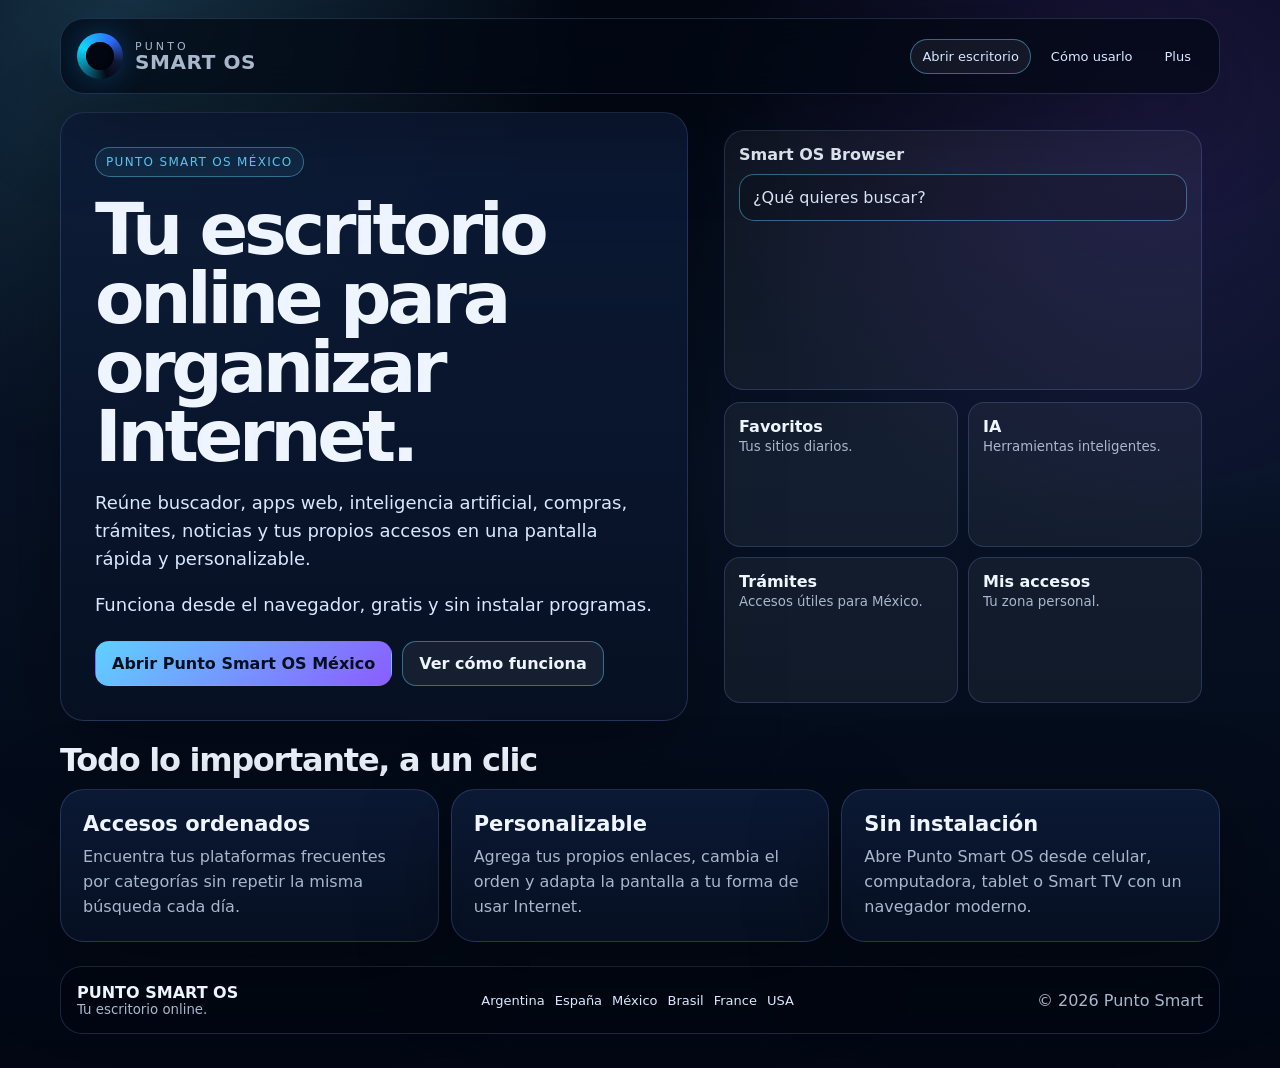
<file: mx/index.html>
<!doctype html>
<html lang="es-MX">
<head>
  <meta charset="utf-8"><meta name="viewport" content="width=device-width, initial-scale=1"><meta name="theme-color" content="#020713">
  <title>Punto Smart OS México | Tu escritorio online gratis</title>
  <meta name="description" content="Organiza apps web, accesos, IA, compras, trámites y herramientas en un escritorio online gratuito para México, sin instalar nada.">
  <meta name="robots" content="index,follow,max-image-preview:large,max-snippet:-1,max-video-preview:-1"><link rel="canonical" href="https://www.puntosmart.com.ar/mx/">
  <link rel="alternate" hreflang="es-AR" href="https://www.puntosmart.com.ar/"><link rel="alternate" hreflang="es-ES" href="https://www.puntosmart.com.ar/es/"><link rel="alternate" hreflang="es-MX" href="https://www.puntosmart.com.ar/mx/"><link rel="alternate" hreflang="pt-BR" href="https://www.puntosmart.com.ar/br/"><link rel="alternate" hreflang="fr-FR" href="https://www.puntosmart.com.ar/fr/"><link rel="alternate" hreflang="en-US" href="https://www.puntosmart.com.ar/us/"><link rel="alternate" hreflang="x-default" href="https://www.puntosmart.com.ar/">
  <meta property="og:type" content="website"><meta property="og:site_name" content="Punto Smart OS"><meta property="og:locale" content="es_MX"><meta property="og:title" content="Punto Smart OS México | Tu escritorio online gratis"><meta property="og:description" content="Tus accesos, apps web y herramientas de uso diario en una sola pantalla."><meta property="og:url" content="https://www.puntosmart.com.ar/mx/"><meta property="og:image" content="https://www.puntosmart.com.ar/favicon.png"><meta property="og:image:alt" content="Logo de Punto Smart OS"><meta name="twitter:card" content="summary"><meta name="twitter:title" content="Punto Smart OS México"><meta name="twitter:description" content="Tu escritorio online gratuito, sin instalar nada."><meta name="twitter:image" content="https://www.puntosmart.com.ar/favicon.png">
  <link rel="icon" type="image/png" href="../favicon.png"><link rel="stylesheet" href="../site.css?v=110">
  <script type="application/ld+json">{"@context":"https://schema.org","@type":"WebApplication","name":"Punto Smart OS México","url":"https://www.puntosmart.com.ar/mx/","applicationCategory":"UtilitiesApplication","operatingSystem":"Any","inLanguage":"es-MX","isAccessibleForFree":true,"offers":{"@type":"Offer","price":"0","priceCurrency":"MXN"},"publisher":{"@type":"Organization","name":"Punto Smart","url":"https://www.puntosmart.com.ar/"}}</script>
</head>
<body><div class="wrap"><header class="top"><a class="brand" href="../" aria-label="Punto Smart OS"><span class="mark"></span><span><span>PUNTO</span><strong>SMART OS</strong></span></a><nav class="nav" aria-label="Navegación"><a href="../global/?country=MX" class="active">Abrir escritorio</a><a href="../instructivo/?country=MX">Cómo usarlo</a><a href="../plus/?country=MX">Plus</a></nav></header>
<main><section class="hero"><article class="hero-card"><span class="eyebrow">Punto Smart OS México</span><h1>Tu escritorio online para organizar Internet.</h1><p>Reúne buscador, apps web, inteligencia artificial, compras, trámites, noticias y tus propios accesos en una pantalla rápida y personalizable.</p><p>Funciona desde el navegador, gratis y sin instalar programas.</p><div class="cta"><a class="btn primary" href="../global/?country=MX">Abrir Punto Smart OS México</a><a class="btn" href="../instructivo/?country=MX">Ver cómo funciona</a></div></article><aside class="preview"><div class="search"><b>Smart OS Browser</b><div class="search-box">¿Qué quieres buscar?</div></div><div class="mini-grid"><div class="mini"><b>Favoritos</b><small>Tus sitios diarios.</small></div><div class="mini"><b>IA</b><small>Herramientas inteligentes.</small></div><div class="mini"><b>Trámites</b><small>Accesos útiles para México.</small></div><div class="mini"><b>Mis accesos</b><small>Tu zona personal.</small></div></div></aside></section><section class="section"><h2>Todo lo importante, a un clic</h2><div class="cards"><article class="card"><h3>Accesos ordenados</h3><p>Encuentra tus plataformas frecuentes por categorías sin repetir la misma búsqueda cada día.</p></article><article class="card"><h3>Personalizable</h3><p>Agrega tus propios enlaces, cambia el orden y adapta la pantalla a tu forma de usar Internet.</p></article><article class="card"><h3>Sin instalación</h3><p>Abre Punto Smart OS desde celular, computadora, tablet o Smart TV con un navegador moderno.</p></article></div></section></main>
<footer class="footer"><div><b>PUNTO SMART OS</b><small>Tu escritorio online.</small></div><nav class="footer-links" aria-label="Países"><a href="../">Argentina</a><a href="../es/">España</a><a href="../mx/" aria-current="page">México</a><a href="../br/">Brasil</a><a href="../fr/">France</a><a href="../us/">USA</a></nav><span>© 2026 Punto Smart</span></footer></div></body></html>
</file>
<file: site.css>
:root{--bg:#020713;--bg2:#071225;--panel:rgba(12,24,48,.82);--line:rgba(134,171,255,.2);--line2:rgba(95,208,255,.45);--text:#eef5ff;--muted:#a9b7cc;--soft:#d9e8ff;--accent:#5fd0ff;--accent2:#8b5cff;--ok:#54f3b1;--warn:#ffd166;--radius:24px;--shadow:0 26px 90px rgba(0,0,0,.38)}*{box-sizing:border-box}html{background:var(--bg);scroll-behavior:smooth}body{margin:0;min-height:100vh;font-family:Inter,ui-sans-serif,system-ui,-apple-system,Segoe UI,Roboto,Arial,sans-serif;color:var(--text);background:radial-gradient(circle at 10% 0%,rgba(95,208,255,.22),transparent 29%),radial-gradient(circle at 90% 10%,rgba(139,92,255,.18),transparent 30%),linear-gradient(180deg,#020713 0%,#071225 44%,#020713 100%)}a{color:inherit;text-decoration:none}.wrap{width:min(1160px,calc(100% - 28px));margin:auto;padding:18px 0 34px}.top{display:flex;align-items:center;justify-content:space-between;gap:14px;padding:14px 16px;margin-bottom:18px;border:1px solid var(--line);background:rgba(2,7,19,.72);backdrop-filter:blur(16px);border-radius:24px;box-shadow:var(--shadow)}.brand{display:flex;align-items:center;gap:12px}.mark{width:46px;height:46px;border-radius:50%;background:conic-gradient(from 35deg,#2f6cff,#11193a 20%,#050914 35%,#10d7ff 72%,#2f6cff);box-shadow:0 0 30px rgba(28,155,255,.28);position:relative;flex:0 0 auto}.mark:after{content:"";position:absolute;inset:9px;background:var(--bg);border-radius:50%;box-shadow:inset 0 0 12px rgba(0,0,0,.7)}.brand span{display:block;font-size:11px;letter-spacing:.28em;color:var(--muted);line-height:1}.brand strong{font-size:20px;letter-spacing:.03em;line-height:1}.nav{display:flex;gap:8px;flex-wrap:wrap;justify-content:flex-end}.nav a{font-size:13px;color:var(--soft);padding:9px 11px;border:1px solid transparent;border-radius:999px}.nav a:hover,.nav a.active{border-color:var(--line2);background:rgba(255,255,255,.06)}.hero{display:grid;grid-template-columns:1.1fr .9fr;gap:18px;align-items:stretch;margin-bottom:18px}.hero-card,.card,.wide,.price-card{border:1px solid var(--line);border-radius:var(--radius);background:linear-gradient(180deg,rgba(13,27,56,.88),rgba(7,18,37,.74));box-shadow:var(--shadow)}.hero-card{padding:34px}.eyebrow{display:inline-flex;align-items:center;gap:8px;font-size:12px;letter-spacing:.11em;text-transform:uppercase;color:var(--accent);border:1px solid var(--line2);border-radius:999px;padding:7px 10px;background:rgba(95,208,255,.08);margin-bottom:18px}.hero h1{font-size:clamp(38px,6vw,72px);line-height:.96;margin:0 0 18px;letter-spacing:-.06em}.hero p,.lead{font-size:18px;line-height:1.55;color:var(--soft);max-width:820px;margin:0 0 18px}.cta{display:flex;gap:10px;flex-wrap:wrap;margin-top:22px}.btn{display:inline-flex;align-items:center;justify-content:center;gap:8px;min-height:44px;padding:12px 16px;border-radius:14px;border:1px solid var(--line2);background:rgba(255,255,255,.06);color:var(--text);font-weight:850;cursor:pointer}.btn.primary{border-color:transparent;background:linear-gradient(135deg,var(--accent),var(--accent2));color:#04101f}.btn.warn{border-color:transparent;background:var(--warn);color:#06111d}.btn:hover{transform:translateY(-1px)}.preview{padding:18px;display:grid;gap:12px}.search{padding:14px;border:1px solid var(--line);border-radius:20px;background:rgba(255,255,255,.05)}.search b{display:block;margin-bottom:10px}.search-box{border:1px solid var(--line2);border-radius:15px;padding:13px;color:#dbe6f7;background:rgba(0,0,0,.15)}.mini-grid{display:grid;grid-template-columns:repeat(2,1fr);gap:10px}.mini{padding:14px;border:1px solid var(--line);border-radius:16px;background:rgba(255,255,255,.05)}.mini b{display:block}.mini small{color:var(--muted);line-height:1.35}.section{margin:20px 0}.section h2{font-size:32px;letter-spacing:-.04em;margin:0 0 10px}.cards{display:grid;grid-template-columns:repeat(3,1fr);gap:12px}.cards.two{grid-template-columns:repeat(2,1fr)}.cards.four{grid-template-columns:repeat(4,1fr)}.card,.price-card{padding:22px}.card h3,.price-card h3{margin:0 0 9px;font-size:21px}.card p,.price-card p{margin:0;color:var(--muted);line-height:1.55}.card ul,.price-card ul{margin:14px 0 0;padding-left:18px;color:var(--soft);line-height:1.55}.card li+li,.price-card li+li{margin-top:6px}.wide{padding:24px;display:grid;grid-template-columns:1fr auto;gap:18px;align-items:center}.steps{counter-reset:step;display:grid;gap:12px}.step{counter-increment:step;display:grid;grid-template-columns:54px 1fr;gap:12px;align-items:start;padding:18px;border:1px solid var(--line);border-radius:20px;background:rgba(255,255,255,.045)}.step:before{content:counter(step);width:42px;height:42px;border-radius:14px;display:flex;align-items:center;justify-content:center;font-weight:900;color:#06111d;background:linear-gradient(135deg,var(--accent),var(--accent2))}.step h3{margin:0 0 6px}.step p{margin:0;color:var(--muted);line-height:1.55}.price-grid{display:grid;grid-template-columns:repeat(2,1fr);gap:14px}.price-card.featured{border-color:rgba(95,208,255,.55);background:linear-gradient(180deg,rgba(18,39,78,.94),rgba(7,18,37,.76))}.price-tag{font-size:34px;font-weight:950;letter-spacing:-.04em;margin:8px 0 2px}.pill{display:inline-flex;border:1px solid var(--line2);color:var(--accent);padding:6px 9px;border-radius:999px;font-size:12px;font-weight:900;margin-bottom:10px}.footer{display:flex;align-items:center;justify-content:space-between;gap:12px;flex-wrap:wrap;margin-top:24px;padding:16px;border:1px solid var(--line);border-radius:22px;background:rgba(2,7,19,.72);color:var(--muted)}.footer b{color:var(--text)}.footer small{display:block}.footer-links{display:flex;gap:10px;flex-wrap:wrap}.footer a{color:var(--soft);font-size:13px}.note{font-size:13px;color:var(--muted);line-height:1.5}.ok{color:var(--ok)}.warnText{color:var(--warn)}@media(max-width:900px){.top{align-items:flex-start;flex-direction:column}.nav{justify-content:flex-start}.hero,.cards,.cards.two,.cards.four,.price-grid{grid-template-columns:1fr}.wide{grid-template-columns:1fr}.hero-card{padding:24px}}@media(max-width:460px){.wrap{width:min(100% - 18px,1160px)}.hero h1{font-size:38px}.mini-grid{grid-template-columns:1fr}.nav a{font-size:12px;padding:7px 8px}}
</file>
<file: global-plus/styles.css>
:root{
  --bg:#020714;
  --bg2:#071320;
  --panel:rgba(8,22,34,.72);
  --panel2:rgba(4,14,24,.82);
  --line:rgba(122,174,218,.28);
  --text:#f5f8ff;
  --muted:#a8b1c2;
  --cyan:#29d8ff;
  --blue:#2586ff;
  --green:#25ff9c;
  --purple:#7c48ff;
  --shadow:0 20px 70px rgba(0,0,0,.42);
  --radius:18px;
  --icon:82px;
}
*{box-sizing:border-box}
html,body{margin:0;min-height:100%;background:radial-gradient(circle at 15% 0%,rgba(19,97,180,.24),transparent 32%),radial-gradient(circle at 85% 20%,rgba(41,216,255,.12),transparent 28%),linear-gradient(180deg,#020713,#030915 48%,#01040b);color:var(--text);font-family:Inter,Segoe UI,Roboto,Arial,sans-serif;overflow-x:hidden;overflow-y:auto;touch-action:auto}
a{color:inherit;text-decoration:none}button,input{font-family:inherit}.app-shell{max-width:1260px;margin:0 auto;padding:26px 30px 0}.topbar{display:flex;align-items:center;justify-content:space-between;gap:24px;margin-bottom:22px}.brand{display:flex;align-items:center;gap:20px}.brand-mark{width:102px;height:102px;border-radius:50%;background:conic-gradient(from 35deg,#2f6cff,#11193a 20%,#050914 35%,#10d7ff 72%,#2f6cff);position:relative;box-shadow:0 0 35px rgba(28,155,255,.28)}.brand-mark:after{content:"";position:absolute;inset:18px;background:var(--bg);border-radius:50%;box-shadow:inset 0 0 18px rgba(0,0,0,.7)}.brand-text{display:flex;flex-direction:column;line-height:.92;letter-spacing:1px}.brand-text span{font-size:42px;font-weight:400}.brand-text strong{font-size:56px;color:#258bff;letter-spacing:2px}.status-zone{display:flex;align-items:center;gap:18px}.status-pill{display:flex;align-items:center;gap:10px;padding:0 18px;min-height:58px;border-left:1px solid rgba(255,255,255,.12);color:#fff}.status-pill b{display:block;font-size:20px;font-weight:700}.status-pill small{display:block;color:var(--muted);font-size:14px;margin-top:3px}.status-icon{font-size:28px}.weather{color:#ffd43b}.dolar-logo{width:54px;height:54px;border-radius:50%;display:grid;place-items:center;border:4px solid #2cff40;color:#071604;background:#82ff1b;font-size:28px;font-weight:900;box-shadow:0 0 16px rgba(47,255,61,.34)}.gear{width:48px;height:48px;border:0;background:transparent;color:#d9e2ef;font-size:36px;cursor:pointer}.search-card{height:60px;width:min(760px,72%);margin:0 auto 22px;display:flex;align-items:center;gap:14px;padding:0 26px;border:1px solid rgba(170,190,220,.28);border-radius:12px;background:linear-gradient(180deg,rgba(28,35,55,.82),rgba(15,22,37,.82));box-shadow:inset 0 1px 0 rgba(255,255,255,.06)}.search-card span{font-size:34px;color:#dae6f5;transform:translateY(-2px)}.search-card input{width:100%;background:transparent;border:0;outline:0;color:var(--text);font-size:22px}.search-card input::placeholder{color:#c2c9d5}.ad-banner{display:flex;align-items:center;gap:24px;border-radius:14px;margin:20px 0 26px;padding:22px 32px;min-height:110px;background:linear-gradient(110deg,rgba(67,70,255,.78),rgba(38,41,110,.58) 45%,rgba(15,31,72,.34));border:1px solid rgba(133,91,255,.8);box-shadow:0 20px 55px rgba(0,0,0,.28),inset 0 0 60px rgba(107,75,255,.14)}.ad-icon{width:132px;height:74px;display:grid;place-items:center;border-radius:8px;background:linear-gradient(135deg,rgba(255,255,255,.12),transparent);font-size:66px;color:#fff}.ad-copy{display:flex;flex-direction:column;flex:1}.ad-copy b{font-size:34px}.ad-copy small{font-size:20px;color:#eef3ff;margin-top:8px}.ad-cta{padding:18px 34px;border-radius:10px;background:linear-gradient(90deg,#813dff,#035cff);font-weight:900;font-size:18px;letter-spacing:.5px}.panel{position:relative;background:linear-gradient(180deg,rgba(10,26,40,.82),rgba(5,15,27,.82));border:1px solid var(--line);box-shadow:var(--shadow),inset 0 1px 0 rgba(255,255,255,.04);border-radius:var(--radius);padding:22px 26px;margin-bottom:16px}.panel-title{display:flex;align-items:center;gap:13px;margin-bottom:18px}.panel-title span{color:#3bbcff;font-size:27px}.panel-title h2{font-size:24px;line-height:1;margin:0}.icon-grid{display:grid;grid-template-columns:repeat(auto-fill,minmax(var(--icon),1fr));gap:26px 34px;align-items:start}.mini-grid{display:grid;grid-template-columns:repeat(auto-fill,minmax(74px,1fr));gap:18px 20px}.tile{display:flex;flex-direction:column;align-items:center;gap:10px;min-width:0;background:transparent;border:0;color:var(--text);cursor:pointer;position:relative}.tile[draggable="true"]{cursor:grab}.tile-icon{width:var(--icon);height:var(--icon);border-radius:17px;display:grid;place-items:center;background:linear-gradient(180deg,#fff,#e9edf4);border:1px solid rgba(255,255,255,.38);box-shadow:0 10px 26px rgba(0,0,0,.32), inset 0 1px 0 rgba(255,255,255,.8);overflow:hidden}.tile-icon.dark{background:linear-gradient(180deg,#101217,#030406);border-color:rgba(255,255,255,.22)}.tile-icon img{width:74%;height:74%;object-fit:contain}.tile-icon .letter{font-size:38px;font-weight:900;color:#fff;text-shadow:0 1px 10px rgba(0,0,0,.3)}.tile-name{font-size:16px;line-height:1.1;text-align:center;text-shadow:0 1px 3px rgba(0,0,0,.8);min-height:34px;display:flex;align-items:flex-start;justify-content:center}.tile:hover .tile-icon{transform:translateY(-2px);filter:brightness(1.08)}.tile.editing:after{content:"✎";position:absolute;right:5px;top:-5px;width:25px;height:25px;border-radius:50%;background:#2b83ff;color:#fff;display:grid;place-items:center;font-size:14px}.folder-board{display:grid;grid-template-columns:1fr 1fr;gap:16px}.folder-panel{min-height:166px}.folder-open{position:absolute;right:18px;top:20px;border:0;background:transparent;color:#b5c6d8;font-size:34px;cursor:pointer}.folder-panel .tile-icon{width:64px;height:64px;border-radius:13px}.folder-panel .tile-name{font-size:14px;min-height:30px}.custom-area{display:grid;grid-template-columns:1.45fr 1fr;gap:18px;align-items:stretch;margin:10px 0 18px}.custom-title{font-size:22px;font-weight:800;margin:0 0 14px}.custom-title span{color:#68b7ff;font-size:16px}.custom-grid{display:grid;grid-template-columns:repeat(5,minmax(94px,1fr));gap:22px}.custom-tile{min-height:112px;border:2px dashed rgba(255,255,255,.55);border-radius:16px;background:rgba(7,17,28,.52);color:#fff;display:flex;flex-direction:column;align-items:center;justify-content:center;gap:10px;cursor:pointer;text-align:center}.custom-tile .plus{font-size:42px;line-height:.8}.custom-tile span:last-child{font-size:17px;line-height:1.15}.custom-tile.filled{border-style:solid;border-color:rgba(92,183,255,.38)}.custom-tile.filled .tile-icon{width:58px;height:58px;border-radius:13px}.help-card{display:flex;align-items:center;gap:24px;background:linear-gradient(180deg,rgba(12,24,36,.82),rgba(7,16,28,.82));border:1px solid var(--line);border-radius:16px;padding:24px 32px}.help-spark{font-size:52px;color:#687bff}.help-card b{font-size:20px}.help-card p{margin:8px 0;color:#d5dceb;font-size:17px;line-height:1.35}.help-card button{border:0;background:transparent;color:#39cfff;font-size:17px;padding:0;cursor:pointer}.bottom-ad{background:linear-gradient(110deg,rgba(18,168,198,.7),rgba(5,73,104,.48));border-color:rgba(37,207,229,.5);min-height:90px}.bottom-ad .ad-icon{font-size:54px}.bottom-ad .ad-copy b{font-size:32px}.bottom-ad .ad-cta{background:linear-gradient(90deg,#0c9da9,#11b4be)}.footer{display:grid;grid-template-columns:1.3fr auto auto auto 1fr;gap:24px;align-items:center;min-height:72px;margin:0 -30px;padding:18px 34px;background:linear-gradient(180deg,rgba(5,10,19,.55),rgba(1,4,11,.9));border-top:1px solid rgba(255,255,255,.08);color:#e9eef8}.footer small{display:block;color:#a5adbb;font-size:15px;margin-top:4px}.footer button{border:0;background:transparent;color:#cbd4e3;text-decoration:underline;font-size:17px;cursor:pointer}.modal{border:1px solid rgba(130,177,222,.45);border-radius:18px;background:linear-gradient(180deg,#0b1828,#050b14);color:#fff;box-shadow:0 30px 100px rgba(0,0,0,.68);max-width:520px;width:calc(100% - 28px);padding:0}.modal::backdrop{background:rgba(0,0,0,.72);backdrop-filter:blur(4px)}.modal form,.info-content,.folder-modal-inner{padding:28px}.modal h3{font-size:25px;margin:0 0 20px}.modal label{display:block;font-size:15px;color:#b8c4d4;margin:14px 0}.modal input{width:100%;height:48px;border-radius:10px;border:1px solid rgba(255,255,255,.18);background:rgba(255,255,255,.07);color:#fff;font-size:18px;padding:0 14px;margin-top:7px}.modal-note,.info-content p{color:#b8c4d4;line-height:1.45}.modal-actions{display:grid;grid-template-columns:auto 1fr auto auto;gap:12px;align-items:center;margin-top:20px}.modal button{border:1px solid rgba(255,255,255,.2);background:rgba(255,255,255,.08);color:#fff;border-radius:10px;padding:12px 16px;cursor:pointer}.modal .primary{background:#147cff;border-color:#147cff;font-weight:800}.modal .danger{border-color:rgba(255,80,80,.5);color:#ff8d8d}.modal-close{position:absolute;right:16px;top:14px;border:0!important;background:transparent!important;font-size:30px!important;padding:4px 9px!important}.folder-modal{max-width:920px}.modal-grid{--icon:78px;grid-template-columns:repeat(auto-fill,minmax(86px,1fr));gap:28px}.hidden-search{display:none!important}.drag-over .tile-icon,.drag-over.custom-tile{outline:2px solid #22e5ff;outline-offset:4px}.editing-mode .tile,.editing-mode .custom-tile{animation:wobble 1.4s ease-in-out infinite}.editing-mode .tile:after{content:"↕";position:absolute;top:-6px;right:2px;background:#1d7cff;border-radius:50%;font-size:14px;width:24px;height:24px;display:grid;place-items:center}@keyframes wobble{0%,100%{transform:rotate(0)}25%{transform:rotate(-.45deg)}75%{transform:rotate(.45deg)}}
@media(max-width:920px){.app-shell{padding:18px 14px 0}.topbar{align-items:flex-start}.brand-mark{width:72px;height:72px}.brand-mark:after{inset:13px}.brand-text span{font-size:28px}.brand-text strong{font-size:38px}.status-zone{gap:6px}.hide-small{display:none}.dolar-logo{width:42px;height:42px;font-size:22px}.status-pill{padding:0 6px;border-left:0}.gear{font-size:30px}.search-card{width:100%;height:54px}.search-card input{font-size:18px}.ad-banner{padding:16px 18px;min-height:86px}.ad-icon{display:none}.ad-copy b{font-size:24px}.ad-copy small{font-size:16px}.ad-cta{padding:14px 16px;font-size:14px}.panel{padding:16px 14px}.panel-title h2{font-size:20px}:root{--icon:68px}.icon-grid{grid-template-columns:repeat(4,minmax(0,1fr));gap:22px 12px}.tile-icon{border-radius:15px}.tile-name{font-size:13px}.folder-board{grid-template-columns:1fr}.mini-grid{grid-template-columns:repeat(4,minmax(0,1fr))}.custom-area{grid-template-columns:1fr}.custom-grid{grid-template-columns:repeat(4,minmax(0,1fr));gap:14px}.custom-tile{min-height:98px}.help-card{padding:18px}.footer{grid-template-columns:1fr 1fr 1fr;margin:0 -14px;padding:16px;font-size:14px}.footer div,.footer span{grid-column:1/-1}.footer span{text-align:left}.modal-grid{grid-template-columns:repeat(4,minmax(0,1fr))}}
@media(max-width:380px){:root{--icon:60px}.icon-grid{gap:18px 8px}.brand-text strong{font-size:33px}.brand-text span{font-size:24px}.tile-name{font-size:12px}.custom-grid{grid-template-columns:repeat(2,1fr)}}


/* v14 — ajuste real para notebooks y monitores 1280/1366 px al 100% */
@media (min-width:921px) and (max-width:1366px){
  :root{--icon:72px}

  .app-shell{
    max-width:1180px;
    padding:18px 22px 0;
  }

  .topbar{
    gap:12px;
    margin-bottom:16px;
  }

  .brand{
    gap:13px;
    flex:0 0 auto;
  }
  .brand-mark{
    width:76px;
    height:76px;
  }
  .brand-mark:after{inset:14px}
  .brand-text span{font-size:31px}
  .brand-text strong{
    font-size:42px;
    letter-spacing:1px;
  }

  .status-zone{
    min-width:0;
    gap:2px;
    justify-content:flex-end;
  }
  .status-pill{
    min-height:52px;
    padding:0 8px;
    gap:7px;
  }
  .status-pill b{font-size:15px}
  .status-pill small{
    font-size:10px;
    margin-top:2px;
  }
  .status-icon{font-size:22px}
  .dolar-logo{
    width:42px;
    height:42px;
    border-width:3px;
    font-size:21px;
  }
  .weather-live{
    min-width:170px;
    max-width:190px;
  }
  .dollar-live{
    min-width:150px;
    max-width:165px;
  }
  .weather-live #weatherTemp,
  .dollar-live #dollarOfficial{font-size:15px}
  .weather-live #weatherDetail,
  .dollar-live #dollarBlue{
    max-width:130px;
    font-size:9px;
  }
  .country-global-pill{
    min-width:126px;
    max-width:140px;
  }
  .country-select{
    max-width:105px;
    font-size:10px;
  }
  .plus-pill{
    min-width:105px;
    padding:0 9px;
  }
  .plus-cloud{
    width:30px;
    height:30px;
    font-size:16px;
  }
  .gear{
    width:34px;
    height:40px;
    font-size:27px;
  }

  .smart-tagline{
    margin:4px 0 16px;
    font-size:17px;
  }
  .smart-browser{
    max-width:980px;
    padding:16px 18px;
  }

  .panel{
    padding:18px 20px;
    margin-bottom:14px;
  }
  .panel-title{margin-bottom:15px}
  .panel-title h2{font-size:21px}
  .icon-grid{
    gap:20px 24px;
  }
  .tile{gap:7px}
  .tile-name{
    font-size:14px;
    min-height:30px;
  }

  .folder-panel{min-height:150px}
  .folder-panel .tile-icon{
    width:58px;
    height:58px;
  }

  .custom-area{
    gap:14px;
    margin-bottom:16px;
  }
  .custom-grid{gap:14px}
  .custom-tile{
    min-height:98px;
    border-radius:14px;
  }
  .custom-tile .plus{font-size:34px}
  .custom-tile span:last-child{font-size:14px}
  .help-card{
    gap:16px;
    padding:18px 22px;
  }
  .help-spark{font-size:42px}
  .help-card p{font-size:15px}

  .ad-banner{
    min-height:86px;
    padding:17px 24px;
    margin:16px 0 22px;
  }
  .ad-icon{
    width:105px;
    height:62px;
    font-size:50px;
  }
  .ad-copy b{font-size:27px}
  .ad-copy small{
    font-size:16px;
    margin-top:5px;
  }
  .ad-cta{
    padding:14px 24px;
    font-size:15px;
  }

  .footer{
    grid-template-columns:130px auto auto auto minmax(300px,1fr);
    gap:18px;
    min-height:68px;
    margin:0 -22px;
    padding:15px 24px;
  }
  .footer>div{
    width:130px;
    line-height:1.05;
  }
  .footer small{
    font-size:12px;
    line-height:1.15;
  }
  .footer button,
  .footer-link-btn{
    font-size:14px;
    white-space:nowrap;
  }
  .footer>span{
    font-size:13px;
    line-height:1.25;
    min-width:0;
  }
}

/* Evita que el encabezado se corte en resoluciones intermedias */
@media (min-width:921px) and (max-width:1120px){
  .app-shell{padding-left:16px;padding-right:16px}
  .brand-mark{width:66px;height:66px}
  .brand-mark:after{inset:12px}
  .brand-text span{font-size:27px}
  .brand-text strong{font-size:36px}
  .status-zone .hide-small:first-child{display:none}
  .weather-live{min-width:150px;max-width:160px}
  .dollar-live{min-width:135px;max-width:145px}
  .country-global-pill{min-width:112px;max-width:120px}
  .plus-pill{min-width:92px}
  .footer{
    grid-template-columns:115px auto auto auto minmax(260px,1fr);
    margin-left:-16px;
    margin-right:-16px;
  }
}


/* v15 — diseño compacto específico para 1280x1024 al 100% */
@media (min-width:1121px) and (max-width:1300px){
  :root{--icon:62px}

  .app-shell{
    width:100%;
    max-width:1230px;
    padding:12px 16px 0;
  }

  .topbar{
    display:grid;
    grid-template-columns:300px minmax(0,1fr);
    align-items:center;
    gap:12px;
    margin-bottom:10px;
  }

  .brand{
    gap:12px;
    min-width:0;
  }
  .brand-mark{
    width:70px;
    height:70px;
    flex:0 0 70px;
  }
  .brand-mark:after{inset:13px}
  .brand-text span{
    font-size:27px;
    letter-spacing:.5px;
  }
  .brand-text strong{
    font-size:37px;
    letter-spacing:1px;
  }

  .status-zone{
    display:grid;
    grid-template-columns:105px minmax(190px,1fr) 155px 120px 155px;
    align-items:center;
    gap:0;
    min-width:0;
    width:100%;
  }
  .status-pill{
    min-width:0 !important;
    max-width:none !important;
    min-height:48px;
    padding:0 8px;
    gap:6px;
    overflow:hidden;
  }
  .status-pill b{
    font-size:13px;
    line-height:1.05;
    white-space:nowrap;
  }
  .status-pill small{
    font-size:8px;
    line-height:1.15;
    white-space:nowrap;
    overflow:hidden;
    text-overflow:ellipsis;
  }
  .status-icon{font-size:18px}
  .dolar-logo{
    width:38px;
    height:38px;
    flex:0 0 38px;
    border-width:3px;
    font-size:19px;
  }
  .weather-live,
  .dollar-live,
  .country-global-pill,
  .plus-pill{
    min-width:0 !important;
    max-width:none !important;
    width:auto !important;
  }
  .weather-live #weatherTemp,
  .dollar-live #dollarOfficial{font-size:13px}
  .weather-live #weatherDetail,
  .dollar-live #dollarBlue{
    font-size:8px;
    max-width:145px;
  }
  .country-global-pill{
    padding:0 8px;
    border-radius:12px;
  }
  .country-select{
    width:88px;
    max-width:88px;
    font-size:9px;
  }
  .plus-pill{
    padding:0 8px;
    border-radius:13px;
  }
  .plus-cloud{
    width:28px;
    height:28px;
    flex:0 0 28px;
    font-size:14px;
  }
  .plus-pill span:not(.plus-cloud):not(.plus-dot){
    min-width:0;
  }
  .plus-pill b{font-size:12px}
  .plus-pill small{
    font-size:8px;
    line-height:1.08;
    white-space:normal;
  }
  .plus-dot{
    width:7px;
    height:7px;
    flex:0 0 7px;
  }

  .smart-tagline{
    margin:0 0 10px;
    font-size:14px;
  }
  .smart-browser{
    max-width:820px;
    padding:12px 14px;
    border-radius:15px;
  }
  .smart-browser-title,
  .smart-browser-title span{
    font-size:14px;
  }

  .search-card{
    height:46px;
    width:100%;
    margin-bottom:10px;
    padding:0 16px;
  }
  .search-card span{font-size:25px}
  .search-card input{font-size:16px}

  .daily-phrase{
    max-width:720px;
    min-height:76px;
    margin-top:10px;
    margin-bottom:14px;
  }

  .panel{
    padding:14px 16px;
    margin-bottom:10px;
    border-radius:15px;
  }
  .panel-title{
    gap:9px;
    margin-bottom:11px;
  }
  .panel-title span{font-size:19px}
  .panel-title h2{font-size:18px}

  .icon-grid{
    grid-template-columns:repeat(auto-fill,minmax(68px,1fr));
    gap:14px 16px;
  }
  .tile{gap:5px}
  .tile-icon{
    width:62px;
    height:62px;
    border-radius:13px;
  }
  .tile-icon .letter{font-size:26px}
  .tile-name{
    font-size:11px;
    min-height:24px;
    line-height:1.05;
  }

  .folder-board{gap:10px}
  .folder-panel{
    min-height:125px;
    padding:14px 15px;
  }
  .folder-panel .tile-icon{
    width:50px;
    height:50px;
  }
  .folder-panel .tile-name{
    font-size:10px;
    min-height:21px;
  }
  .folder-open{
    right:12px;
    top:12px;
    font-size:25px;
  }
  .mini-grid{
    grid-template-columns:repeat(auto-fill,minmax(58px,1fr));
    gap:12px 14px;
  }

  .custom-area{
    gap:10px;
    margin:8px 0 12px;
  }
  .custom-title{
    font-size:18px;
    margin-bottom:10px;
  }
  .custom-grid{gap:10px}
  .custom-tile{
    min-height:82px;
    border-radius:12px;
  }
  .custom-tile .plus{font-size:28px}
  .custom-tile span:last-child{
    font-size:11px;
    line-height:1.08;
  }
  .help-card{
    gap:12px;
    padding:14px 18px;
    border-radius:14px;
  }
  .help-spark{font-size:32px}
  .help-card b{font-size:16px}
  .help-card p{
    margin:5px 0;
    font-size:12px;
  }
  .help-card button{font-size:12px}

  .ad-banner{
    min-height:70px;
    gap:16px;
    padding:12px 18px;
    margin:12px 0 16px;
  }
  .ad-icon{
    width:82px;
    height:50px;
    font-size:40px;
  }
  .ad-copy b{font-size:22px}
  .ad-copy small{
    font-size:13px;
    margin-top:3px;
  }
  .ad-cta{
    padding:11px 19px;
    font-size:12px;
  }

  .footer{
    grid-template-columns:95px auto auto auto auto minmax(260px,1fr) !important;
    gap:12px;
    min-height:58px;
    margin:0 -16px;
    padding:11px 18px;
  }
  .footer>div{
    width:95px;
    line-height:1;
  }
  .footer small{
    font-size:9px;
    line-height:1.12;
    margin-top:2px;
  }
  .footer button,
  .footer-link-btn{
    font-size:11px !important;
  }
  .footer>span{
    font-size:10px;
    line-height:1.18;
  }
}


/* v16 — corrección final del header en 1280 px */
@media (min-width:1121px) and (max-width:1300px){
  .app-shell{
    max-width:none !important;
    width:100% !important;
    padding-left:10px !important;
    padding-right:10px !important;
  }

  .topbar{
    grid-template-columns:270px minmax(0,1fr) !important;
    gap:8px !important;
  }

  /* Son 6 elementos: hora, clima, dólar, país, Plus y engranaje */
  .status-zone{
    grid-template-columns:
      92px
      minmax(170px,1fr)
      138px
      112px
      145px
      32px !important;
    gap:0 !important;
    overflow:visible !important;
  }

  .brand-mark{
    width:64px !important;
    height:64px !important;
    flex-basis:64px !important;
  }
  .brand-mark:after{inset:12px !important}
  .brand-text span{font-size:25px !important}
  .brand-text strong{font-size:34px !important}

  .status-pill{
    padding-left:6px !important;
    padding-right:6px !important;
  }

  .weather-live #weatherDetail,
  .dollar-live #dollarBlue{
    max-width:125px !important;
  }

  .plus-pill{
    width:145px !important;
    min-width:145px !important;
    max-width:145px !important;
  }
  .plus-pill small{
    font-size:7.5px !important;
    line-height:1.05 !important;
  }

  .gear{
    display:block !important;
    width:32px !important;
    height:32px !important;
    min-width:32px !important;
    padding:0 !important;
    font-size:22px !important;
    overflow:hidden !important;
  }
}

/* En pantallas apenas menores, sacrifica el engranaje antes que cortar Plus */
@media (min-width:1000px) and (max-width:1120px){
  .gear{display:none !important}
  .status-zone{
    grid-template-columns:88px minmax(150px,1fr) 130px 108px 138px !important;
  }
}


/* v19 — header global: menos hueco y mejor lectura */
.live-status-copy{display:block;min-width:0;overflow:hidden}
.weather-live,.dollar-live{overflow:hidden}
.weather-live b,.dollar-live b,.weather-live small,.dollar-live small{white-space:nowrap;overflow:hidden;text-overflow:ellipsis}
.weather-live small,.dollar-live small{font-size:12px!important;line-height:1.15!important;margin-top:3px!important;color:#b8c8dc!important}
.weather-live b,.dollar-live b{font-size:17px!important;line-height:1.08!important}

@media (min-width:1121px) and (max-width:1300px){
  .topbar{grid-template-columns:270px minmax(0,1fr)!important;gap:4px!important}
  .status-zone{
    grid-template-columns:88px 205px 175px 112px 145px 28px!important;
    column-gap:0!important;
    justify-content:start!important;
    width:auto!important;
  }
  .status-pill{padding-left:5px!important;padding-right:5px!important;gap:6px!important}
  .weather-live,.dollar-live{min-width:0!important;max-width:none!important;width:auto!important}
  .weather-live b,.dollar-live b{font-size:15px!important}
  .weather-live small,.dollar-live small{font-size:10px!important;max-width:185px!important}
  .dolar-logo{width:38px!important;height:38px!important;flex:0 0 38px!important;font-size:19px!important}
}
</file>
<file: global-plus/smartos-extra.css>
/* Punto Smart OS — extra mínimo: botón editar visible */
#editBtn{
  position:fixed !important;
  right:22px !important;
  bottom:22px !important;
  z-index:9999 !important;
  min-width:148px !important;
  height:52px !important;
  padding:0 20px !important;
  border:1px solid rgba(255,255,255,.22) !important;
  border-radius:999px !important;
  background:linear-gradient(135deg,#147cff,#29d8ff) !important;
  color:#fff !important;
  font-size:18px !important;
  font-weight:900 !important;
  text-decoration:none !important;
  box-shadow:0 14px 38px rgba(0,0,0,.46),0 0 24px rgba(41,216,255,.28) !important;
  cursor:pointer !important;
}
#editBtn:hover{
  transform:translateY(-2px);
  filter:brightness(1.08);
}
@media(max-width:620px){
  #editBtn{
    right:14px !important;
    bottom:14px !important;
    min-width:132px !important;
    height:48px !important;
    font-size:16px !important;
  }
}

/* Mobile polish Plus v60 */
@media(max-width:620px){
  .app-shell{
    padding:12px 12px 0 !important;
  }
  .topbar{
    display:grid !important;
    grid-template-columns:minmax(0,1fr) auto !important;
    align-items:center !important;
    gap:8px !important;
    margin-bottom:14px !important;
  }
  .brand{
    gap:10px !important;
    min-width:0 !important;
  }
  .brand-mark{
    width:66px !important;
    height:66px !important;
    flex:0 0 66px !important;
  }
  .brand-mark:after{
    inset:12px !important;
  }
  .brand-text{
    line-height:.88 !important;
    min-width:0 !important;
  }
  .brand-text span{
    font-size:25px !important;
    letter-spacing:.5px !important;
  }
  .brand-text strong{
    font-size:34px !important;
    letter-spacing:1px !important;
  }
  .status-zone{
    justify-content:flex-end !important;
    gap:6px !important;
    min-width:0 !important;
    max-width:172px !important;
    overflow:hidden !important;
  }
  .status-zone .dolar{
    min-height:48px !important;
    padding:0 6px !important;
    gap:6px !important;
  }
  .status-zone .dolar-logo{
    width:44px !important;
    height:44px !important;
    font-size:22px !important;
    border-width:3px !important;
  }
  .status-zone .dolar b{
    font-size:18px !important;
    line-height:1.05 !important;
  }
  .gear{
    width:30px !important;
    height:30px !important;
    font-size:22px !important;
  }
  .plus-pill{
    width:48px !important;
    min-width:48px !important;
    max-width:48px !important;
    min-height:42px !important;
    padding:0 !important;
    justify-content:center !important;
    border-radius:14px !important;
  }
  .plus-pill span:not(.plus-cloud):not(.plus-dot){
    display:none !important;
  }
  .plus-cloud{
    width:28px !important;
    height:28px !important;
    font-size:15px !important;
  }
  .plus-dot{
    position:absolute !important;
    right:5px !important;
    top:5px !important;
    margin:0 !important;
    width:8px !important;
    height:8px !important;
  }
  .search-card{
    height:54px !important;
    margin-bottom:18px !important;
    padding:0 18px !important;
    border-radius:14px !important;
  }
  .search-card span{
    font-size:32px !important;
  }
  .search-card input{
    font-size:18px !important;
  }
  .ad-banner{
    display:flex !important;
    flex-direction:row !important;
    align-items:center !important;
    gap:12px !important;
    min-height:112px !important;
    padding:20px 18px !important;
    margin:18px 0 22px !important;
    border-radius:18px !important;
  }
  .ad-copy{
    min-width:0 !important;
  }
  .ad-copy b{
    font-size:26px !important;
    line-height:1.1 !important;
  }
  .ad-copy small{
    font-size:16px !important;
    line-height:1.22 !important;
    margin-top:8px !important;
  }
  .ad-cta{
    flex:0 0 auto !important;
    min-width:126px !important;
    padding:15px 16px !important;
    border-radius:14px !important;
    font-size:14px !important;
    line-height:1.1 !important;
    text-align:center !important;
  }
  .panel{
    border-radius:18px !important;
    padding:18px 12px !important;
    margin-bottom:16px !important;
  }
  .panel-title{
    gap:10px !important;
    margin-bottom:18px !important;
  }
  .panel-title h2{
    font-size:22px !important;
    line-height:1.12 !important;
  }
  .icon-grid,
  .mini-grid{
    grid-template-columns:repeat(4,minmax(0,1fr)) !important;
    gap:22px 12px !important;
  }
  .folder-board{
    grid-template-columns:1fr !important;
  }
  #editBtn{
    right:12px !important;
    bottom:16px !important;
    min-width:104px !important;
    height:42px !important;
    padding:0 14px !important;
    font-size:14px !important;
    box-shadow:0 10px 28px rgba(0,0,0,.42),0 0 18px rgba(41,216,255,.24) !important;
  }
}

@media(max-width:380px){
  .brand-mark{width:58px !important;height:58px !important;flex-basis:58px !important;}
  .brand-text span{font-size:22px !important;}
  .brand-text strong{font-size:30px !important;}
  .status-zone{max-width:144px !important;}
  .status-zone .dolar b{font-size:16px !important;}
  .status-zone .dolar-logo{width:38px !important;height:38px !important;font-size:19px !important;}
  .plus-pill{width:42px !important;min-width:42px !important;max-width:42px !important;}
  .ad-copy b{font-size:23px !important;}
  .ad-copy small{font-size:15px !important;}
  .ad-cta{min-width:112px !important;font-size:13px !important;padding:13px 12px !important;}
}


/* Mobile final v70 - layout compacto real para celular */
@media(max-width:620px){
  html,body{
    overflow-x:hidden !important;
  }
  .app-shell{
    width:100% !important;
    max-width:100% !important;
    padding:10px 10px 0 !important;
  }
  .topbar{
    display:block !important;
    margin:0 0 12px !important;
  }
  .brand{
    display:flex !important;
    justify-content:center !important;
    align-items:center !important;
    gap:8px !important;
    margin:0 auto 8px !important;
    width:100% !important;
  }
  .brand-mark{
    width:50px !important;
    height:50px !important;
    flex:0 0 50px !important;
  }
  .brand-mark:after{
    inset:9px !important;
  }
  .brand-text span{
    font-size:20px !important;
    letter-spacing:.4px !important;
  }
  .brand-text strong{
    font-size:28px !important;
    letter-spacing:.8px !important;
  }
  .status-zone{
    display:flex !important;
    align-items:center !important;
    justify-content:center !important;
    gap:7px !important;
    width:100% !important;
    max-width:none !important;
    overflow:visible !important;
    flex-wrap:nowrap !important;
  }
  .status-zone .hide-small{
    display:none !important;
  }
  .status-zone .dolar{
    min-height:38px !important;
    height:38px !important;
    padding:0 7px !important;
    border-radius:12px !important;
    background:rgba(255,255,255,.04) !important;
    border:1px solid rgba(255,255,255,.08) !important;
  }
  .status-zone .dolar-logo{
    width:30px !important;
    height:30px !important;
    font-size:16px !important;
    border-width:2px !important;
  }
  .status-zone .dolar b{
    font-size:13px !important;
    white-space:nowrap !important;
  }
  .gear{
    width:38px !important;
    height:38px !important;
    min-width:38px !important;
    font-size:24px !important;
    border-radius:12px !important;
    background:rgba(255,255,255,.04) !important;
  }
  .plus-pill{
    position:relative !important;
    width:44px !important;
    min-width:44px !important;
    max-width:44px !important;
    height:38px !important;
    min-height:38px !important;
    padding:0 !important;
    border-radius:12px !important;
    display:flex !important;
    align-items:center !important;
    justify-content:center !important;
  }
  .plus-pill span:not(.plus-cloud):not(.plus-dot){
    display:none !important;
  }
  .plus-cloud{
    width:26px !important;
    height:26px !important;
    border-radius:9px !important;
    font-size:14px !important;
  }
  .plus-dot{
    position:absolute !important;
    right:4px !important;
    top:4px !important;
    width:7px !important;
    height:7px !important;
    margin:0 !important;
  }
  .search-card{
    width:100% !important;
    height:46px !important;
    margin:0 0 12px !important;
    padding:0 14px !important;
    border-radius:12px !important;
  }
  .search-card span{
    font-size:25px !important;
  }
  .search-card input{
    font-size:15px !important;
  }
  .ad-banner{
    min-height:0 !important;
    height:auto !important;
    padding:12px 12px !important;
    margin:12px 0 14px !important;
    border-radius:14px !important;
    gap:10px !important;
  }
  .ad-icon{
    display:none !important;
  }
  .ad-copy b{
    font-size:20px !important;
    line-height:1.05 !important;
  }
  .ad-copy small{
    font-size:13px !important;
    line-height:1.15 !important;
    margin-top:5px !important;
  }
  .ad-cta{
    min-width:94px !important;
    padding:10px 9px !important;
    border-radius:10px !important;
    font-size:11px !important;
    line-height:1.05 !important;
    white-space:normal !important;
  }
  .panel{
    padding:14px 10px !important;
    margin-bottom:12px !important;
    border-radius:14px !important;
  }
  .panel-title{
    margin-bottom:12px !important;
  }
  .panel-title span{
    font-size:20px !important;
  }
  .panel-title h2{
    font-size:17px !important;
  }
  :root{
    --icon:58px !important;
  }
  .icon-grid,.mini-grid{
    grid-template-columns:repeat(4,minmax(0,1fr)) !important;
    gap:14px 6px !important;
  }
  .tile{
    gap:6px !important;
  }
  .tile-icon{
    width:58px !important;
    height:58px !important;
    border-radius:13px !important;
  }
  .folder-panel .tile-icon{
    width:54px !important;
    height:54px !important;
  }
  .tile-name{
    font-size:11.5px !important;
    line-height:1.08 !important;
    min-height:25px !important;
  }
  .folder-board{
    grid-template-columns:1fr !important;
    gap:12px !important;
  }
  .custom-area{
    display:block !important;
  }
  .custom-title{
    font-size:17px !important;
    margin-bottom:10px !important;
  }
  .custom-grid{
    grid-template-columns:repeat(4,minmax(0,1fr)) !important;
    gap:8px !important;
  }
  .custom-tile{
    min-height:82px !important;
    border-radius:12px !important;
    gap:6px !important;
  }
  .custom-tile .plus{
    font-size:30px !important;
  }
  .custom-tile span:last-child{
    font-size:12px !important;
  }
  .help-card{
    margin-top:12px !important;
    padding:14px !important;
    gap:12px !important;
  }
  .help-spark{
    font-size:34px !important;
  }
  .help-card b{
    font-size:16px !important;
  }
  .help-card p,.help-card button{
    font-size:13px !important;
  }
  .bottom-ad{
    min-height:0 !important;
  }
  .footer{
    margin:0 -10px !important;
    padding:12px 10px 68px !important;
    grid-template-columns:1fr 1fr 1fr !important;
    gap:8px !important;
  }
  .footer button{
    font-size:13px !important;
  }
  #editBtn{
    right:10px !important;
    bottom:10px !important;
    min-width:92px !important;
    height:38px !important;
    padding:0 12px !important;
    font-size:13px !important;
  }
  .modal form,.info-content,.folder-modal-inner,.plus-panel{
    padding:18px !important;
  }
}

@media(max-width:360px){
  .brand-mark{width:44px !important;height:44px !important;flex-basis:44px !important;}
  .brand-text span{font-size:18px !important;}
  .brand-text strong{font-size:25px !important;}
  .status-zone{gap:5px !important;}
  .status-zone .dolar b{display:none !important;}
  .ad-copy b{font-size:18px !important;}
  .ad-copy small{font-size:12px !important;}
  .ad-cta{min-width:82px !important;font-size:10px !important;}
  .tile-icon{width:52px !important;height:52px !important;}
  .tile-name{font-size:10.5px !important;}
}

/* Smart Search v90 */
.smart-search{
  width:min(920px,86%);
  margin:0 auto 22px;
  padding:14px 16px 16px;
  border:1px solid rgba(76,188,255,.36);
  border-radius:18px;
  background:linear-gradient(180deg,rgba(19,31,52,.92),rgba(9,17,31,.88));
  box-shadow:0 18px 45px rgba(0,0,0,.22),inset 0 1px 0 rgba(255,255,255,.06);
}
.smart-search-head{display:flex;align-items:center;justify-content:space-between;gap:16px;margin:0 4px 10px}
.smart-search-badge{display:inline-flex;align-items:center;gap:8px;padding:7px 12px;border-radius:999px;background:linear-gradient(90deg,#0e83ff,#0ad5ff);color:#001224;font-weight:900;letter-spacing:.25px;text-transform:uppercase;font-size:13px;box-shadow:0 8px 22px rgba(33,175,255,.25)}
.smart-search-head small{color:#b9c7d8;font-size:14px;line-height:1.25;text-align:right}
.smart-search-box{height:62px;display:flex;align-items:center;gap:14px;padding:0 10px 0 18px;border:1px solid rgba(170,190,220,.28);border-radius:14px;background:linear-gradient(180deg,rgba(30,41,63,.92),rgba(13,22,39,.92));box-shadow:inset 0 1px 0 rgba(255,255,255,.06)}
.smart-search-icon{font-size:34px;color:#e2edf9;transform:translateY(-2px)}
.smart-search-box input{flex:1;min-width:0;background:transparent;border:0;outline:0;color:#fff;font-size:22px}
.smart-search-box input::placeholder{color:#c5cfdd}
.smart-search-go{height:42px;border:0;border-radius:11px;padding:0 20px;background:linear-gradient(90deg,#167cff,#05c8ff);color:#fff;font-weight:900;font-size:15px;cursor:pointer;box-shadow:0 8px 20px rgba(4,113,255,.24)}
.smart-engines{display:flex;flex-wrap:wrap;gap:9px;margin-top:11px}
.engine-pill{border:1px solid rgba(255,255,255,.15);background:rgba(255,255,255,.06);color:#dce8f7;border-radius:999px;padding:9px 13px;font-weight:800;font-size:14px;cursor:pointer}
.engine-pill:hover{border-color:rgba(61,203,255,.65);color:#fff}
.engine-pill.active{background:linear-gradient(90deg,#123fff,#087dff);border-color:rgba(113,190,255,.9);color:#fff;box-shadow:0 8px 22px rgba(20,111,255,.24)}
.engine-pill.local{border-color:rgba(76,255,210,.24);color:#bfffea}
.smart-search.local-mode{border-color:rgba(76,255,210,.42)}
.smart-search.local-mode .smart-search-badge{background:linear-gradient(90deg,#0de0a8,#13c7ff)}
@media(max-width:920px){.smart-search{width:100%;padding:12px}.smart-search-head{align-items:flex-start;flex-direction:column;gap:7px}.smart-search-head small{text-align:left;font-size:13px}.smart-search-box{height:54px;padding-left:14px;gap:10px}.smart-search-icon{font-size:28px}.smart-search-box input{font-size:18px}.smart-search-go{height:38px;padding:0 13px;font-size:13px}.smart-engines{gap:7px}.engine-pill{font-size:12px;padding:8px 10px}}
@media(max-width:420px){.smart-search-go{display:none}.smart-engines{max-height:76px;overflow:auto;padding-bottom:2px}.engine-pill{white-space:nowrap}}


/* Smart Search v91 — muchas opciones para testeo */
.smart-engines{align-items:center;}
.engine-pill{white-space:nowrap;}
@media(max-width:620px){
  .smart-engines{max-height:128px;overflow:auto;padding-bottom:4px;}
  .engine-pill{font-size:11.5px !important;padding:7px 9px !important;}
}
@media(max-width:420px){
  .smart-engines{max-height:116px !important;}
}


/* Smart Search v94 — limpio y centrado estable */
.smart-search{
  width:min(900px, calc(100% - 32px)) !important;
  max-width:900px !important;
  margin-left:auto !important;
  margin-right:auto !important;
  box-sizing:border-box !important;
}
.smart-search-head{
  display:grid !important;
  grid-template-columns:auto 1fr !important;
  align-items:center !important;
}
.smart-search-head small{
  text-align:center !important;
  justify-self:center !important;
  max-width:650px !important;
}
.smart-engines{
  justify-content:center !important;
}
@media(max-width:920px){
  .smart-search{width:100% !important; max-width:100% !important;}
  .smart-search-head{grid-template-columns:1fr !important; justify-items:center !important;}
  .smart-search-head small{text-align:center !important;}
}


/* v96 — frase diaria y agregar accesos por sección */
.daily-phrase{
  width:min(900px, calc(100% - 32px));
  margin:-8px auto 22px;
  text-align:center;
  color:#eaf3ff;
  font-size:20px;
  line-height:1.35;
  font-weight:500;
  letter-spacing:.15px;
  opacity:.92;
  text-shadow:0 10px 28px rgba(0,0,0,.45);
}
.add-section-tile{
  opacity:.9;
  border:1px dashed rgba(120,190,255,.45) !important;
  border-radius:18px;
  background:rgba(30,135,255,.08) !important;
}
.add-section-tile:hover{
  opacity:1;
  border-color:rgba(30,220,255,.85) !important;
  background:rgba(30,135,255,.14) !important;
}
.add-section-tile .add-icon{
  display:flex;
  align-items:center;
  justify-content:center;
  color:#cfefff;
  font-size:34px;
  font-weight:800;
  border:1px solid rgba(120,210,255,.34);
  background:linear-gradient(180deg,rgba(18,69,110,.82),rgba(9,25,52,.82));
}
.editing-mode .panel-drop{
  outline:2px dashed rgba(34,207,255,.42);
  outline-offset:8px;
  border-radius:18px;
}
@media(max-width:620px){
  .daily-phrase{font-size:15px;margin:-2px auto 14px;width:calc(100% - 16px);}
  .add-section-tile .add-icon{font-size:28px;}
}


/* v97: edición limpia */
.tile.editing:after,
.editing-mode .tile:after{
  display:none !important;
  content:none !important;
}
.tile-delete{
  position:absolute;
  top:-8px;
  right:-8px;
  z-index:5;
  width:24px;
  height:24px;
  border-radius:50%;
  display:grid;
  place-items:center;
  background:linear-gradient(180deg,#ff5c5c,#d52121);
  color:#fff;
  font-size:18px;
  font-weight:900;
  line-height:1;
  box-shadow:0 4px 14px rgba(0,0,0,.35);
  cursor:pointer;
}
.tile-delete:hover{filter:brightness(1.12); transform:scale(1.05)}
.daily-phrase{
  letter-spacing:.2px;
  font-style:italic;
}
.smart-search-head small{
  max-width:620px;
}


/* v98 */
.smart-search-head small{
  font-weight:600;
  color:#dbeafe;
}
.plus-sales-pill{
  cursor:pointer;
  border:1px solid rgba(109,213,255,.34);
}
.plus-sales-pill small{
  max-width:190px;
  white-space:normal;
  line-height:1.05;
}
.plus-sales-dialog::backdrop{background:rgba(0,0,0,.58);backdrop-filter:blur(4px)}
.plus-sales-panel{
  max-width:720px;
}
.plus-sales-copy{
  color:#dce9fb;
  line-height:1.45;
  font-size:15px;
}
.plus-sales-copy h4{
  margin:16px 0 8px;
  color:#fff;
}
.plus-sales-copy ul{
  margin:8px 0 18px 20px;
  padding:0;
}
.plus-sales-copy li{
  margin:7px 0;
}
.plus-whatsapp{
  display:inline-flex;
  align-items:center;
  justify-content:center;
  text-decoration:none;
  color:#03121f;
  background:linear-gradient(135deg,#7cffc2,#23d47f);
  font-weight:900;
  border-radius:14px;
  padding:13px 18px;
  box-shadow:0 12px 28px rgba(35,212,127,.22);
}
.plus-phone{
  margin:10px 0 0;
  color:#9fb6d0;
  font-weight:700;
}
@media(max-width:720px){
  .plus-sales-pill small{display:none}
  .daily-phrase{font-size:16px !important;}
}


/* v99 — refinamiento visual, Plus y buscador */
.gear{
  display:none !important;
}
.os-slogan{
  max-width:900px;
  margin:0 auto 16px;
  padding:0 14px;
  text-align:center;
  color:#eef6ff;
  font-weight:900;
  letter-spacing:.2px;
  font-size:20px;
  line-height:1.35;
  text-shadow:0 6px 22px rgba(0,0,0,.45);
}
.smart-search{
  margin-top:0 !important;
}
.smart-search-head{
  justify-content:center !important;
  text-align:center !important;
  margin-bottom:12px !important;
}
.smart-search-head small{
  display:none !important;
}
.smart-search-badge{
  display:inline-flex !important;
  align-items:center !important;
  justify-content:center !important;
  min-height:48px !important;
  padding:0 26px !important;
  border-radius:999px !important;
  background:linear-gradient(135deg,#1297ff,#20d8ff) !important;
  color:#06111e !important;
  font-size:20px !important;
  font-weight:1000 !important;
  letter-spacing:.7px !important;
  text-transform:uppercase !important;
  box-shadow:0 14px 34px rgba(20,173,255,.22) !important;
}
.phrase-day-card{
  max-width:760px;
  margin:18px auto 22px;
  padding:10px 18px 14px;
  text-align:center;
  border-radius:18px;
  background:linear-gradient(180deg,rgba(10,23,38,.46),rgba(3,12,22,.26));
  border:1px solid rgba(90,170,230,.16);
  box-shadow:0 12px 34px rgba(0,0,0,.16);
}
.phrase-day-label{
  display:block;
  margin-bottom:6px;
  color:#73dfff;
  font-size:12px;
  font-weight:900;
  letter-spacing:.16em;
  text-transform:uppercase;
}
.phrase-day-card .daily-phrase{
  color:#f5f8ff;
  font-size:23px;
  line-height:1.25;
  font-weight:800;
  font-style:italic;
  text-shadow:0 8px 24px rgba(0,0,0,.38);
}
.status-zone .plus-sales-pill{
  appearance:none !important;
  -webkit-appearance:none !important;
  border-left:0 !important;
  border:1px solid rgba(74,195,255,.42) !important;
  background:linear-gradient(135deg,rgba(10,35,58,.92),rgba(14,88,143,.82)) !important;
  color:#f4fbff !important;
  border-radius:18px !important;
  min-height:66px !important;
  min-width:214px !important;
  max-width:244px !important;
  padding:8px 14px !important;
  box-shadow:0 16px 40px rgba(0,0,0,.35), inset 0 1px 0 rgba(255,255,255,.08) !important;
  cursor:pointer !important;
}
.status-zone .plus-sales-pill:hover{
  filter:brightness(1.08);
  transform:translateY(-1px);
}
.status-zone .plus-sales-pill b{
  color:#fff !important;
  font-size:18px !important;
  line-height:1 !important;
}
.status-zone .plus-sales-pill small{
  display:block !important;
  color:#c7eeff !important;
  font-size:12px !important;
  line-height:1.16 !important;
  margin-top:4px !important;
  max-width:160px !important;
  white-space:normal !important;
}
.plus-cloud{
  width:38px;
  height:38px;
  flex:0 0 38px;
  display:grid;
  place-items:center;
  border-radius:14px;
  background:linear-gradient(135deg,#17bcff,#4ee6ff);
  color:#06121f;
  box-shadow:0 0 22px rgba(48,207,255,.32);
}
.plus-dot{
  width:10px;
  height:10px;
  border-radius:50%;
  background:#9ec6ff;
  box-shadow:0 0 12px rgba(151,196,255,.75);
  margin-left:2px;
}
.plus-sales-dialog{
  width:min(720px,92vw);
  max-width:92vw;
  border:0;
  padding:0;
  background:transparent;
  color:#f4f8ff;
}
.plus-sales-dialog::backdrop{
  background:rgba(0,0,0,.64);
  backdrop-filter:blur(6px);
}
.plus-sales-panel{
  width:100%;
  max-height:88vh;
  overflow:auto;
  padding:26px 28px !important;
  border-radius:24px;
  background:linear-gradient(180deg,rgba(7,22,36,.98),rgba(3,12,24,.98));
  border:1px solid rgba(95,185,255,.34);
  box-shadow:0 28px 90px rgba(0,0,0,.62), inset 0 1px 0 rgba(255,255,255,.06);
}
.plus-hero{
  display:flex;
  align-items:flex-start;
  gap:15px;
  padding-right:44px;
  margin-bottom:14px;
}
.plus-hero-icon{
  width:42px;
  height:42px;
  flex:0 0 42px;
  display:grid;
  place-items:center;
  border-radius:14px;
  background:linear-gradient(135deg,#17bcff,#63f1ff);
  color:#051425;
}
.plus-hero h3{
  margin:0 0 8px;
  font-size:28px;
  line-height:1.05;
}
.plus-hero p{
  margin:0;
  color:#cfe6ff;
  line-height:1.35;
}
.plus-sales-copy{
  font-size:16px !important;
  line-height:1.48 !important;
}
.plus-sales-copy p{margin:10px 0;}
.plus-sales-copy ul{padding-left:20px !important;}
.plus-sales-copy li{margin:8px 0 !important;}
.plus-phone{font-size:16px;}
.tile-delete{
  z-index:4;
}
@media(max-width:900px){
  .status-zone .plus-sales-pill{
    min-width:56px !important;
    max-width:56px !important;
    width:56px !important;
    padding:0 !important;
    justify-content:center !important;
  }
  .status-zone .plus-sales-pill span:not(.plus-cloud):not(.plus-dot){display:none !important;}
  .plus-dot{position:absolute;right:6px;top:6px;margin:0;}
}
@media(max-width:620px){
  .os-slogan{
    font-size:16px;
    margin-bottom:10px;
  }
  .smart-search-badge{
    min-height:40px !important;
    padding:0 18px !important;
    font-size:16px !important;
  }
  .phrase-day-card{
    margin:14px auto 16px;
    padding:9px 12px 12px;
  }
  .phrase-day-card .daily-phrase{
    font-size:18px !important;
  }
}

/* v100: agregar accesos por baldosa/sección más visible */
.section-add-btn{
  display:none;
  margin-left:auto;
  align-items:center;
  justify-content:center;
  height:32px;
  padding:0 12px;
  border-radius:999px;
  border:1px solid rgba(64,210,255,.45);
  background:rgba(30,118,190,.22);
  color:#dff7ff;
  font-weight:800;
  font-size:13px;
  cursor:pointer;
}
.editing-mode .section-add-btn{display:inline-flex;}
.section-add-btn:hover{background:rgba(40,154,235,.34);}
.add-section-tile .add-icon{font-size:42px;font-weight:900;color:#e7fbff;background:linear-gradient(180deg,#197adf,#0d456f)!important;}
.add-section-tile .tile-icon{border-color:rgba(54,210,255,.55)!important;}
@media(max-width:620px){
  .section-add-btn{height:28px;padding:0 9px;font-size:12px;}
}


/* Links institucionales mínimos: no alteran la app Free */
.footer a.footer-link-btn{
  border:0;
  background:transparent;
  color:#cbd4e3;
  text-decoration:underline;
  font-size:17px;
  cursor:pointer;
  justify-self:start;
}
@media(min-width:921px){
  .footer{grid-template-columns:1.3fr auto auto auto auto 1fr !important;}
}

/* Global country selector */
.country-global-pill{gap:8px; border:1px solid rgba(93,178,255,.28); border-radius:14px; min-height:58px; padding:0 12px; background:rgba(8,24,42,.45);}
.country-select{max-width:150px;background:transparent;color:#d9e8ff;border:0;outline:0;font:inherit;font-size:13px;font-weight:700;cursor:pointer;}
.country-select option{color:#111;background:#fff;}
@media(max-width:920px){.country-global-pill{padding:0 8px}.country-select{max-width:112px;font-size:11px}.country-global-pill .status-icon{display:none}}


/* Country selector + visible text fallback icons */
.country-global-pill{gap:8px;border:1px solid rgba(93,178,255,.28);border-radius:14px;min-height:58px;padding:0 12px;background:rgba(8,24,42,.45);}
.country-select{max-width:150px;background:transparent;color:#d9e8ff;border:0;outline:0;font:inherit;font-size:13px;font-weight:700;cursor:pointer;}
.country-select option{color:#111;background:#fff;}
.tile-icon .letter{color:#08213a!important;text-shadow:none!important;font-size:30px!important;line-height:1!important;max-width:90%;overflow:hidden;text-align:center;}
.tile-icon.dark .letter{color:#fff!important;text-shadow:0 1px 10px rgba(0,0,0,.35)!important;}
@media(max-width:920px){.country-global-pill{padding:0 8px}.country-select{max-width:112px;font-size:11px}.country-global-pill .status-icon{display:none}}


/* v15 — botón Editar compacto en 1280 */
@media (min-width:1121px) and (max-width:1300px){
  #editBtn{
    right:16px !important;
    bottom:14px !important;
    min-width:98px !important;
    height:38px !important;
    padding:0 13px !important;
    font-size:13px !important;
    box-shadow:0 9px 24px rgba(0,0,0,.42),0 0 15px rgba(41,216,255,.22) !important;
  }
}
</file>
<file: reliability.css>
/* Correcciones compartidas de accesibilidad y responsive. */
html,body{max-width:100%;overflow-x:clip}

.gear{
  display:inline-flex !important;
  align-items:center;
  justify-content:center;
  gap:5px;
  flex:0 0 auto;
  width:auto !important;
  min-width:44px !important;
  height:44px !important;
  padding:0 10px !important;
  font-size:20px !important;
}
.reset-label{font-size:12px;font-weight:800}

.footer #editBtn{
  position:static !important;
  inset:auto !important;
  width:auto !important;
  min-width:104px;
  margin:0 !important;
  transform:none !important;
  z-index:auto !important;
}

.tile.move-selected .tile-icon{
  outline:3px solid #35d7ff;
  outline-offset:4px;
  box-shadow:0 0 0 7px rgba(53,215,255,.18),0 10px 26px rgba(0,0,0,.32);
}

button:focus-visible,a:focus-visible,input:focus-visible,select:focus-visible{
  outline:3px solid #35d7ff;
  outline-offset:3px;
}

dialog[open]:not(:modal){
  position:fixed;
  inset:50% auto auto 50%;
  transform:translate(-50%,-50%);
  z-index:1000;
}

.contact-content label{display:block;color:#b8c4d4;margin:18px 0 7px}
.contact-content input{margin:0}
.contact-actions{display:flex;flex-wrap:wrap;gap:12px;margin-top:18px}
.contact-copy-status{min-height:1.4em;margin:12px 0 0;color:#42d7ff}

.locale-links{
  display:flex;
  flex-wrap:wrap;
  justify-content:center;
  gap:.35rem .65rem;
}

.locale-links a{
  color:inherit;
  font-size:inherit;
  text-decoration:underline;
  text-underline-offset:2px;
}

@media(min-width:1000px) and (max-width:1500px){
  .topbar{gap:12px}
  .brand{gap:10px;flex:0 0 auto}
  .brand-mark{width:72px;height:72px}
  .brand-mark:after{inset:13px}
  .brand-text span{font-size:28px}
  .brand-text strong{font-size:38px}
  .status-zone{min-width:0;gap:6px;justify-content:flex-end}
  .status-pill{min-width:0;min-height:48px;padding:0 8px;gap:6px}
  .status-pill b{font-size:14px;white-space:nowrap}
  .status-pill small{font-size:10px;white-space:nowrap;overflow:hidden;text-overflow:ellipsis}
  .live-status-copy{min-width:0;max-width:125px;overflow:hidden}
  .status-icon{font-size:22px}
  .dolar-logo{width:42px;height:42px;border-width:3px;font-size:22px}
  .plus-sales-pill{max-width:190px}
}

@media(max-width:620px){
  .status-zone{flex-wrap:wrap;justify-content:flex-end}
  .gear{width:44px !important;height:44px !important;font-size:27px !important}
  .gear .reset-label{display:none}
  .footer #editBtn{width:100% !important;min-height:48px}
}
/* Instalación PWA compartida por las ediciones Free, Global y Plus. */
[data-install-app][hidden]{display:none!important}
.install-dialog{max-width:min(92vw,460px);border:1px solid rgba(95,208,255,.4);border-radius:22px;background:#09172c;color:#eef5ff;padding:0;box-shadow:0 28px 90px rgba(0,0,0,.6)}
.install-dialog::backdrop{background:rgba(0,4,12,.78);backdrop-filter:blur(4px)}
.install-dialog .info-content{padding:26px;position:relative}
.install-dialog .modal-close{position:absolute;right:10px;top:10px;border:0;background:transparent;color:#eef5ff;font-size:25px;cursor:pointer}
.install-dialog button{min-height:42px;padding:10px 14px;border-radius:12px;border:1px solid rgba(95,208,255,.4);background:rgba(255,255,255,.06);color:#eef5ff;font-weight:800;cursor:pointer}
.install-dialog button.primary{background:linear-gradient(135deg,#5fd0ff,#8b5cff);color:#04101f;border:0}
.install-content{text-align:center}
.install-mark{display:grid;place-items:center;width:58px;height:58px;margin:0 auto 12px;border-radius:18px;background:linear-gradient(135deg,#168cff,#2ce5e5);color:#021020;font-size:30px;font-weight:900}
.install-actions{display:flex;justify-content:center;gap:10px;margin-top:18px}
</file>
<file: global-plus/plus.css>
.plus-pill{
  border:1px solid rgba(41,216,255,.45)!important;
  border-radius:16px!important;
  background:linear-gradient(135deg,rgba(14,38,68,.98),rgba(4,13,28,.96) 58%,rgba(17,93,169,.75))!important;
  cursor:pointer!important;
  min-height:54px!important;
  color:#fff!important;
  gap:10px!important;
  box-shadow:0 0 0 1px rgba(255,255,255,.04) inset,0 12px 32px rgba(0,0,0,.22),0 0 20px rgba(41,216,255,.14)!important;
}
.plus-pill:hover{border-color:rgba(79,226,255,.7)!important;transform:translateY(-1px)}
.plus-cloud{
  width:30px;height:30px;border-radius:11px;display:inline-grid;place-items:center;
  background:linear-gradient(135deg,#2fd8ff,#147cff);color:#fff;font-size:16px;font-weight:900;
  box-shadow:0 0 18px rgba(47,216,255,.4);
}
.plus-dot{
  width:10px;height:10px;border-radius:50%;display:inline-block;background:#7c8798;box-shadow:0 0 14px rgba(124,135,152,.3);margin-left:auto;
}
.plus-dot.ok{background:#25ff9c;box-shadow:0 0 14px rgba(37,255,156,.55)}
.plus-dot.warn{background:#ffcc3d;box-shadow:0 0 14px rgba(255,204,61,.5)}
.plus-panel{padding:28px;min-width:min(520px,calc(100vw - 28px));max-width:560px;box-sizing:border-box}
.plus-hero{display:flex;gap:14px;align-items:center;margin:0 0 14px}
.plus-hero-icon{
  width:50px;height:50px;border-radius:18px;display:inline-grid;place-items:center;
  background:linear-gradient(135deg,#2fd8ff,#147cff 65%,#061325);color:#fff;font-size:24px;
  box-shadow:0 0 30px rgba(47,216,255,.25);
}
.plus-panel h3{margin:0 0 6px;font-size:25px}
.plus-panel p{color:#b8c4d4;line-height:1.42;margin:0}
.plus-status{border:1px solid rgba(255,255,255,.12);border-radius:12px;padding:12px 14px;background:rgba(255,255,255,.06);color:#dce6f4;margin:14px 0;font-size:15px}
.plus-actions{display:grid;grid-template-columns:1fr 1fr;gap:12px;margin-top:18px}
.plus-actions button,.plus-panel .wide-btn{border:1px solid rgba(255,255,255,.2);background:rgba(255,255,255,.08);color:#fff;border-radius:10px;padding:13px 14px;cursor:pointer;font-weight:700}
.plus-actions button:hover,.plus-panel .wide-btn:hover{background:rgba(255,255,255,.13)}
.plus-actions .primary,.plus-panel .primary{background:#147cff;border-color:#147cff}
.plus-actions .danger{border-color:rgba(255,80,80,.45);color:#ff9b9b}
.plus-panel small{display:block;color:#94a5ba;line-height:1.35;margin-top:14px}
.plus-hidden{display:none!important}
.plus-file-input{display:none}
.tile[draggable="true"]{cursor:grab}
.tile.drag-over{outline:2px solid rgba(47,216,255,.75);transform:translateY(-2px)}
@media(max-width:920px){
  .plus-pill{padding:0 10px!important;min-height:46px!important}
  .plus-pill small{display:none!important}
  .plus-actions{grid-template-columns:1fr}
  .plus-panel{padding:22px;min-width:min(480px,calc(100vw - 22px))}
}
</file>
<file: v2.css>
/* Punto Smart OS v2 — compact UI, provider menus and benefits */
:root{--v2-border:rgba(151,184,226,.2);--v2-panel:rgba(9,18,34,.9);--v2-accent:#2ac9ff}
.app-shell{padding-top:16px}
.topbar{gap:14px;margin-bottom:12px}
.brand{gap:12px}
.brand-mark{width:64px!important;height:64px!important;flex-basis:64px!important;box-shadow:0 0 24px rgba(28,155,255,.22)!important}
.brand-mark:after{inset:12px!important}
.brand-text span{font-size:25px!important}
.brand-text strong{font-size:34px!important;letter-spacing:1.5px!important}
.status-zone{gap:6px!important;justify-content:flex-end;min-width:0}
.status-pill{min-height:48px!important;padding:0 10px!important;gap:8px!important;border-left:0!important;border:1px solid rgba(255,255,255,.09)!important;border-radius:13px!important;background:rgba(8,16,31,.62)!important}
.status-pill b{font-size:15px!important;line-height:1.05}
.status-pill small{font-size:11px!important;line-height:1.05;margin-top:4px!important}
.status-icon{font-size:22px!important}
.dolar-logo{width:38px!important;height:38px!important;border:1px solid rgba(67,255,113,.55)!important;border-radius:11px!important;background:linear-gradient(145deg,#0c2d1b,#07130e)!important;color:#55ff8a!important;font-size:21px!important;box-shadow:inset 0 0 0 1px rgba(255,255,255,.04),0 0 14px rgba(47,255,97,.16)!important}
.dollar-live #dollarBlue{color:#69ff99!important;font-size:16px!important}
.dollar-live #dollarOfficial{color:#9cacbf!important}
.country-global-pill{display:flex!important}
.country-select{max-width:128px}

/* Hero de beneficios: una promesa, dos ventajas claras y privacidad al cierre. */
.benefits-v2{width:min(1120px,100%);margin:0 auto 14px;padding:18px 22px 15px;border:1px solid rgba(76,183,255,.24);border-radius:18px;background:linear-gradient(120deg,rgba(19,50,91,.48),rgba(8,18,34,.84) 45%,rgba(9,32,52,.66));box-shadow:0 14px 34px rgba(0,0,0,.18)}
.benefit-lead{display:block;color:#f6f9ff;text-align:center;font-size:clamp(20px,1.8vw,26px);line-height:1.16;margin:0 0 12px;font-weight:900;letter-spacing:-.35px}
.benefit-lead strong,.benefit-lead-text{white-space:normal}
.benefit-lead>span:first-child{display:inline-block;margin-right:8px;font-size:1.18em;vertical-align:-.12em}
.benefit-copy{display:grid;gap:7px;max-width:690px;margin:0 auto}
.benefit-item{display:flex;align-items:center;justify-content:center;gap:10px;margin:0;color:#edf5ff;text-align:center;font-size:clamp(15px,1.45vw,18px);line-height:1.3}
.benefit-item span{font-size:1.3em;line-height:1;flex:0 0 auto}
.benefit-item b{font-weight:820}
.benefit-privacy{display:flex;align-items:center;justify-content:center;gap:9px;margin-top:11px;padding:10px 8px 0;border-top:1px solid rgba(255,255,255,.11);color:#eff7ff;font-size:14px;line-height:1.25;text-align:center}
.benefit-privacy>span{font-size:20px;line-height:1}
.benefit-check{color:#76f9b0;font-size:1.14em}

/* Browser integrado: la marca forma parte de la barra. */
.smart-search-v2{width:min(1120px,100%)!important;max-width:1120px!important;margin:0 auto 16px!important;padding:14px!important;border-radius:18px!important}
.smart-search-v2 .smart-search-box{height:62px!important;border-radius:14px!important;padding:0 10px 0 12px!important;gap:11px!important}
.smart-search-brand{display:flex;align-items:center;gap:8px;flex:0 0 auto;color:#dff5ff;font-size:13px;font-weight:900;letter-spacing:.45px;text-transform:uppercase;white-space:nowrap}
.smart-search-brand-symbol{display:grid;place-items:center;width:25px;height:25px;border-radius:8px;background:linear-gradient(145deg,#1557d7,#18c9ef);color:#fff;font-size:15px;box-shadow:0 0 14px rgba(35,175,255,.28)}
.smart-search-brand-text{line-height:1}
.smart-search-divider{width:1px;height:34px;flex:0 0 1px;background:rgba(164,201,237,.22)}
.smart-search-provider-icon{width:29px;height:29px;object-fit:contain;border-radius:7px;flex:0 0 29px;background:#fff;padding:3px;box-sizing:border-box}
.smart-search-v2 .smart-search-box input{min-width:0;font-size:18px!important}
.smart-search-visual{width:44px;height:44px;display:grid;place-items:center;flex:0 0 44px;padding:0;border:1px solid rgba(89,212,255,.42);border-radius:11px;background:rgba(41,154,234,.14);color:#dff6ff;cursor:pointer;transition:.16s ease}
.smart-search-visual:hover,.smart-search-visual:focus-visible{border-color:#6de5ff;background:rgba(32,176,242,.27);color:#fff;outline:none;box-shadow:0 0 0 3px rgba(74,212,255,.12)}
.smart-search-visual svg{width:22px;height:22px;fill:none;stroke:currentColor;stroke-width:1.8;stroke-linecap:round;stroke-linejoin:round}
.smart-search-visual .visual-spark{stroke:#7eefff;stroke-width:2.1}
.smart-search-v2 .smart-search-go{display:inline-flex!important;align-items:center;justify-content:center;height:44px!important;padding:0 22px!important;font-size:15px!important;flex:0 0 auto}
.search-categories{display:grid;grid-template-columns:repeat(6,minmax(0,1fr));gap:9px;margin-top:11px;overflow:visible}
.search-category-wrap{position:relative;min-width:0}
.search-category{width:100%;height:46px;display:flex;align-items:center;justify-content:center;gap:8px;padding:0 9px;border:1px solid rgba(255,255,255,.14);border-radius:12px;background:rgba(255,255,255,.055);color:#dbe8f7;font-size:14px;font-weight:850;cursor:pointer;transition:.16s ease}
.search-category:hover,.search-category:focus-visible{border-color:rgba(54,202,255,.55);color:#fff;outline:none}
.search-category.active{background:linear-gradient(100deg,rgba(17,69,178,.96),rgba(10,143,230,.94));border-color:rgba(83,202,255,.82);color:#fff;box-shadow:0 7px 20px rgba(10,108,225,.21)}
.search-category-icon{width:25px;height:25px;object-fit:contain;border-radius:6px;background:#fff;padding:3px;box-sizing:border-box}
.search-caret{font-size:10px;color:#a9bdd3;transition:transform .16s ease}
.search-category[aria-expanded="true"] .search-caret{transform:rotate(180deg)}
.search-provider-menu{position:absolute;left:0;right:0;top:53px;z-index:60;display:none;min-width:205px;padding:8px;border:1px solid rgba(110,178,238,.28);border-radius:13px;background:rgba(7,15,29,.98);box-shadow:0 18px 44px rgba(0,0,0,.46);backdrop-filter:blur(14px)}
.search-category-wrap:last-child .search-provider-menu,.search-category-wrap:nth-last-child(2) .search-provider-menu{left:auto;right:0}
.search-provider-menu.open{display:grid;gap:4px}
.search-provider-option{display:flex;align-items:center;gap:10px;width:100%;padding:10px;border:0;border-radius:9px;background:transparent;color:#dce8f6;font-size:14px;font-weight:750;text-align:left;cursor:pointer}
.search-provider-option:hover,.search-provider-option:focus-visible{background:rgba(43,164,255,.14);outline:none;color:#fff}
.search-provider-option.selected{background:rgba(43,164,255,.2);color:#fff}
.search-provider-option img{width:27px;height:27px;object-fit:contain;border-radius:6px;background:#fff;padding:3px;box-sizing:border-box}

/* Búsqueda inversa: el archivo se carga en el buscador elegido, nunca en Punto Smart OS. */
.visual-search-dialog{max-width:min(92vw,650px)}
.visual-search-content{position:relative;padding:26px}
.visual-search-heading{display:flex;align-items:flex-start;gap:13px;padding-right:32px}
.visual-search-heading>span{display:grid;place-items:center;width:42px;height:42px;flex:0 0 42px;border-radius:13px;background:linear-gradient(145deg,#1769da,#16cde9);color:#fff;font-size:29px;font-weight:800;line-height:1}
.visual-search-heading h3{margin:0 0 5px;font-size:25px}
.visual-search-heading p{margin:0;color:#b8c8db;font-size:14px;line-height:1.42}
.visual-search-options{display:grid;grid-template-columns:repeat(2,minmax(0,1fr));gap:10px;margin-top:20px}
.visual-provider{display:flex;min-height:82px;flex-direction:column;align-items:flex-start;justify-content:center;gap:5px;padding:13px 14px!important;text-align:left;background:rgba(255,255,255,.055)!important;border-color:rgba(131,198,242,.26)!important;transition:.16s ease}
.visual-provider:hover,.visual-provider:focus-visible{transform:translateY(-1px);border-color:rgba(80,218,255,.72)!important;background:rgba(35,164,235,.15)!important;outline:none}
.visual-provider-name{font-size:15px;font-weight:900;color:#eff8ff}
.visual-provider small{color:#b7c7d9;font-size:12px;line-height:1.28}
.visual-search-all{display:flex!important;align-items:center;justify-content:center;gap:8px;width:100%;margin-top:12px;padding:13px 16px!important;border-color:rgba(66,222,255,.62)!important;background:linear-gradient(100deg,rgba(20,88,198,.94),rgba(13,164,220,.94))!important;color:#fff!important;font-size:14px;font-weight:900}
.visual-search-all:hover,.visual-search-all:focus-visible{filter:brightness(1.1);outline:3px solid rgba(89,228,255,.2);outline-offset:2px}
.visual-search-note{margin:13px 0 0;color:#9eb2c9;font-size:12px;line-height:1.4;text-align:center}

@media(max-width:1120px){
  .benefit-lead{font-size:clamp(20px,2.2vw,25px)}
  .status-zone .country-global-pill{display:none!important}
}
@media(max-width:920px){
  .app-shell{padding-top:10px}
  .topbar{align-items:flex-start}
  .brand-mark{width:54px!important;height:54px!important;flex-basis:54px!important}
  .brand-text span{font-size:21px!important}.brand-text strong{font-size:29px!important}
  .benefit-lead{font-size:21px}
  .benefit-item{font-size:15px}
  .search-categories{grid-template-columns:repeat(3,minmax(0,1fr))}
  .search-category-wrap:nth-child(3n) .search-provider-menu{left:auto;right:0}
  .search-category-wrap:nth-last-child(2) .search-provider-menu{left:0;right:auto}
}
@media(max-width:620px){
  .app-shell{padding-left:10px!important;padding-right:10px!important}
  .topbar{margin-bottom:8px}
  .brand{gap:7px}.brand-mark{width:42px!important;height:42px!important;flex-basis:42px!important}.brand-mark:after{inset:8px!important}
  .brand-text span{font-size:16px!important}.brand-text strong{font-size:22px!important}
  .status-zone{max-width:none!important}
  .status-zone .hide-small,.status-zone .country-global-pill{display:none!important}
  .status-pill{min-height:42px!important;padding:0 7px!important}
  .dolar-logo{width:32px!important;height:32px!important;font-size:17px!important}
  .dollar-live .live-status-copy{display:block!important}.dollar-live #dollarBlue{font-size:13px!important}.dollar-live #dollarOfficial{font-size:9px!important}
  .benefits-v2{padding:13px 10px 11px;margin-bottom:10px;border-radius:15px}
  .benefit-lead{gap:7px;font-size:17px;line-height:1.18;margin-bottom:11px;letter-spacing:-.15px}
  .benefit-lead>span:first-child{margin-right:5px;font-size:23px}
  .benefit-copy{gap:6px}
  .benefit-item{gap:7px;font-size:12.5px;line-height:1.25}
  .benefit-item span{font-size:18px}
  .benefit-privacy{margin-top:9px;padding-top:8px;gap:7px;font-size:11.5px}
  .benefit-privacy>span{font-size:18px}
  .smart-search-v2{padding:9px!important;margin-bottom:12px!important;border-radius:15px!important}
  .smart-search-v2 .smart-search-box{height:53px!important;padding-left:8px!important;gap:7px!important}
  .smart-search-brand{gap:5px;font-size:10px;letter-spacing:.15px}
  .smart-search-brand-symbol{width:22px;height:22px;font-size:13px}
  .smart-search-brand-browser{display:none}
  .smart-search-divider{height:28px}
  .smart-search-provider-icon{width:23px;height:23px;flex-basis:23px;padding:2px}
  .smart-search-v2 .smart-search-box input{font-size:13px!important}
  .smart-search-visual{width:37px;height:37px;flex-basis:37px;border-radius:9px}
  .smart-search-visual svg{width:19px;height:19px}
  .smart-search-v2 .smart-search-go{height:37px!important;padding:0 12px!important;font-size:12px!important}
  .search-categories{gap:6px;margin-top:8px}
  .search-category{height:39px;font-size:12px;gap:5px;padding:0 5px}
  .search-category-icon{width:21px;height:21px;padding:2px}
  .search-provider-menu{top:45px;min-width:180px}
  .search-provider-option{padding:9px;font-size:13px}
  .search-provider-option img{width:25px;height:25px}
  .visual-search-content{padding:20px 16px 17px}
  .visual-search-heading{gap:10px}
  .visual-search-heading>span{width:36px;height:36px;flex-basis:36px;border-radius:11px;font-size:25px}
  .visual-search-heading h3{font-size:21px}
  .visual-search-options{gap:8px;margin-top:16px}
  .visual-provider{min-height:76px;padding:11px!important}
  .visual-provider-name{font-size:13px}
  .visual-provider small{font-size:11px}
}
@media(max-width:380px){
  .benefit-lead{font-size:15.5px}
  .benefit-item{font-size:10.5px}
  .benefit-privacy{font-size:10.5px}
  .smart-search-brand-text{font-size:0}
  .smart-search-brand-text::after{content:'OS';font-size:10px}
  .search-category span:nth-child(2){font-size:10.5px}
  .visual-search-options{grid-template-columns:1fr}
}
</file>
<file: global/styles.css>
:root{
  --bg:#020714;
  --bg2:#071320;
  --panel:rgba(8,22,34,.72);
  --panel2:rgba(4,14,24,.82);
  --line:rgba(122,174,218,.28);
  --text:#f5f8ff;
  --muted:#a8b1c2;
  --cyan:#29d8ff;
  --blue:#2586ff;
  --green:#25ff9c;
  --purple:#7c48ff;
  --shadow:0 20px 70px rgba(0,0,0,.42);
  --radius:18px;
  --icon:82px;
}
*{box-sizing:border-box}
html,body{margin:0;min-height:100%;background:radial-gradient(circle at 15% 0%,rgba(19,97,180,.24),transparent 32%),radial-gradient(circle at 85% 20%,rgba(41,216,255,.12),transparent 28%),linear-gradient(180deg,#020713,#030915 48%,#01040b);color:var(--text);font-family:Inter,Segoe UI,Roboto,Arial,sans-serif;overflow-x:hidden;overflow-y:auto;touch-action:auto}
a{color:inherit;text-decoration:none}button,input{font-family:inherit}.app-shell{max-width:1260px;margin:0 auto;padding:26px 30px 0}.topbar{display:flex;align-items:center;justify-content:space-between;gap:24px;margin-bottom:22px}.brand{display:flex;align-items:center;gap:20px}.brand-mark{width:102px;height:102px;border-radius:50%;background:conic-gradient(from 35deg,#2f6cff,#11193a 20%,#050914 35%,#10d7ff 72%,#2f6cff);position:relative;box-shadow:0 0 35px rgba(28,155,255,.28)}.brand-mark:after{content:"";position:absolute;inset:18px;background:var(--bg);border-radius:50%;box-shadow:inset 0 0 18px rgba(0,0,0,.7)}.brand-text{display:flex;flex-direction:column;line-height:.92;letter-spacing:1px}.brand-text span{font-size:42px;font-weight:400}.brand-text strong{font-size:56px;color:#258bff;letter-spacing:2px}.status-zone{display:flex;align-items:center;gap:18px}.status-pill{display:flex;align-items:center;gap:10px;padding:0 18px;min-height:58px;border-left:1px solid rgba(255,255,255,.12);color:#fff}.status-pill b{display:block;font-size:20px;font-weight:700}.status-pill small{display:block;color:var(--muted);font-size:14px;margin-top:3px}.status-icon{font-size:28px}.weather{color:#ffd43b}.dolar-logo{width:54px;height:54px;border-radius:50%;display:grid;place-items:center;border:4px solid #2cff40;color:#071604;background:#82ff1b;font-size:28px;font-weight:900;box-shadow:0 0 16px rgba(47,255,61,.34)}.gear{width:48px;height:48px;border:0;background:transparent;color:#d9e2ef;font-size:36px;cursor:pointer}.search-card{height:60px;width:min(760px,72%);margin:0 auto 22px;display:flex;align-items:center;gap:14px;padding:0 26px;border:1px solid rgba(170,190,220,.28);border-radius:12px;background:linear-gradient(180deg,rgba(28,35,55,.82),rgba(15,22,37,.82));box-shadow:inset 0 1px 0 rgba(255,255,255,.06)}.search-card span{font-size:34px;color:#dae6f5;transform:translateY(-2px)}.search-card input{width:100%;background:transparent;border:0;outline:0;color:var(--text);font-size:22px}.search-card input::placeholder{color:#c2c9d5}.ad-banner{display:flex;align-items:center;gap:24px;border-radius:14px;margin:20px 0 26px;padding:22px 32px;min-height:110px;background:linear-gradient(110deg,rgba(67,70,255,.78),rgba(38,41,110,.58) 45%,rgba(15,31,72,.34));border:1px solid rgba(133,91,255,.8);box-shadow:0 20px 55px rgba(0,0,0,.28),inset 0 0 60px rgba(107,75,255,.14)}.ad-icon{width:132px;height:74px;display:grid;place-items:center;border-radius:8px;background:linear-gradient(135deg,rgba(255,255,255,.12),transparent);font-size:66px;color:#fff}.ad-copy{display:flex;flex-direction:column;flex:1}.ad-copy b{font-size:34px}.ad-copy small{font-size:20px;color:#eef3ff;margin-top:8px}.ad-cta{padding:18px 34px;border-radius:10px;background:linear-gradient(90deg,#813dff,#035cff);font-weight:900;font-size:18px;letter-spacing:.5px}.panel{position:relative;background:linear-gradient(180deg,rgba(10,26,40,.82),rgba(5,15,27,.82));border:1px solid var(--line);box-shadow:var(--shadow),inset 0 1px 0 rgba(255,255,255,.04);border-radius:var(--radius);padding:22px 26px;margin-bottom:16px}.panel-title{display:flex;align-items:center;gap:13px;margin-bottom:18px}.panel-title span{color:#3bbcff;font-size:27px}.panel-title h2{font-size:24px;line-height:1;margin:0}.icon-grid{display:grid;grid-template-columns:repeat(auto-fill,minmax(var(--icon),1fr));gap:26px 34px;align-items:start}.mini-grid{display:grid;grid-template-columns:repeat(auto-fill,minmax(74px,1fr));gap:18px 20px}.tile{display:flex;flex-direction:column;align-items:center;gap:10px;min-width:0;background:transparent;border:0;color:var(--text);cursor:pointer;position:relative}.tile[draggable="true"]{cursor:grab}.tile-icon{width:var(--icon);height:var(--icon);border-radius:17px;display:grid;place-items:center;background:linear-gradient(180deg,#fff,#e9edf4);border:1px solid rgba(255,255,255,.38);box-shadow:0 10px 26px rgba(0,0,0,.32), inset 0 1px 0 rgba(255,255,255,.8);overflow:hidden}.tile-icon.dark{background:linear-gradient(180deg,#101217,#030406);border-color:rgba(255,255,255,.22)}.tile-icon img{width:74%;height:74%;object-fit:contain}.tile-icon .letter{font-size:38px;font-weight:900;color:#fff;text-shadow:0 1px 10px rgba(0,0,0,.3)}.tile-name{font-size:16px;line-height:1.1;text-align:center;text-shadow:0 1px 3px rgba(0,0,0,.8);min-height:34px;display:flex;align-items:flex-start;justify-content:center}.tile:hover .tile-icon{transform:translateY(-2px);filter:brightness(1.08)}.tile.editing:after{content:"✎";position:absolute;right:5px;top:-5px;width:25px;height:25px;border-radius:50%;background:#2b83ff;color:#fff;display:grid;place-items:center;font-size:14px}.folder-board{display:grid;grid-template-columns:1fr 1fr;gap:16px}.folder-panel{min-height:166px}.folder-open{position:absolute;right:18px;top:20px;border:0;background:transparent;color:#b5c6d8;font-size:34px;cursor:pointer}.folder-panel .tile-icon{width:64px;height:64px;border-radius:13px}.folder-panel .tile-name{font-size:14px;min-height:30px}.custom-area{display:grid;grid-template-columns:1.45fr 1fr;gap:18px;align-items:stretch;margin:10px 0 18px}.custom-title{font-size:22px;font-weight:800;margin:0 0 14px}.custom-title span{color:#68b7ff;font-size:16px}.custom-grid{display:grid;grid-template-columns:repeat(5,minmax(94px,1fr));gap:22px}.custom-tile{min-height:112px;border:2px dashed rgba(255,255,255,.55);border-radius:16px;background:rgba(7,17,28,.52);color:#fff;display:flex;flex-direction:column;align-items:center;justify-content:center;gap:10px;cursor:pointer;text-align:center}.custom-tile .plus{font-size:42px;line-height:.8}.custom-tile span:last-child{font-size:17px;line-height:1.15}.custom-tile.filled{border-style:solid;border-color:rgba(92,183,255,.38)}.custom-tile.filled .tile-icon{width:58px;height:58px;border-radius:13px}.help-card{display:flex;align-items:center;gap:24px;background:linear-gradient(180deg,rgba(12,24,36,.82),rgba(7,16,28,.82));border:1px solid var(--line);border-radius:16px;padding:24px 32px}.help-spark{font-size:52px;color:#687bff}.help-card b{font-size:20px}.help-card p{margin:8px 0;color:#d5dceb;font-size:17px;line-height:1.35}.help-card button{border:0;background:transparent;color:#39cfff;font-size:17px;padding:0;cursor:pointer}.bottom-ad{background:linear-gradient(110deg,rgba(18,168,198,.7),rgba(5,73,104,.48));border-color:rgba(37,207,229,.5);min-height:90px}.bottom-ad .ad-icon{font-size:54px}.bottom-ad .ad-copy b{font-size:32px}.bottom-ad .ad-cta{background:linear-gradient(90deg,#0c9da9,#11b4be)}.footer{display:grid;grid-template-columns:1.3fr auto auto auto 1fr;gap:24px;align-items:center;min-height:72px;margin:0 -30px;padding:18px 34px;background:linear-gradient(180deg,rgba(5,10,19,.55),rgba(1,4,11,.9));border-top:1px solid rgba(255,255,255,.08);color:#e9eef8}.footer small{display:block;color:#a5adbb;font-size:15px;margin-top:4px}.footer button{border:0;background:transparent;color:#cbd4e3;text-decoration:underline;font-size:17px;cursor:pointer}.modal{border:1px solid rgba(130,177,222,.45);border-radius:18px;background:linear-gradient(180deg,#0b1828,#050b14);color:#fff;box-shadow:0 30px 100px rgba(0,0,0,.68);max-width:520px;width:calc(100% - 28px);padding:0}.modal::backdrop{background:rgba(0,0,0,.72);backdrop-filter:blur(4px)}.modal form,.info-content,.folder-modal-inner{padding:28px}.modal h3{font-size:25px;margin:0 0 20px}.modal label{display:block;font-size:15px;color:#b8c4d4;margin:14px 0}.modal input{width:100%;height:48px;border-radius:10px;border:1px solid rgba(255,255,255,.18);background:rgba(255,255,255,.07);color:#fff;font-size:18px;padding:0 14px;margin-top:7px}.modal-note,.info-content p{color:#b8c4d4;line-height:1.45}.modal-actions{display:grid;grid-template-columns:auto 1fr auto auto;gap:12px;align-items:center;margin-top:20px}.modal button{border:1px solid rgba(255,255,255,.2);background:rgba(255,255,255,.08);color:#fff;border-radius:10px;padding:12px 16px;cursor:pointer}.modal .primary{background:#147cff;border-color:#147cff;font-weight:800}.modal .danger{border-color:rgba(255,80,80,.5);color:#ff8d8d}.modal-close{position:absolute;right:16px;top:14px;border:0!important;background:transparent!important;font-size:30px!important;padding:4px 9px!important}.folder-modal{max-width:920px}.modal-grid{--icon:78px;grid-template-columns:repeat(auto-fill,minmax(86px,1fr));gap:28px}.hidden-search{display:none!important}.drag-over .tile-icon,.drag-over.custom-tile{outline:2px solid #22e5ff;outline-offset:4px}.editing-mode .tile,.editing-mode .custom-tile{animation:wobble 1.4s ease-in-out infinite}.editing-mode .tile:after{content:"↕";position:absolute;top:-6px;right:2px;background:#1d7cff;border-radius:50%;font-size:14px;width:24px;height:24px;display:grid;place-items:center}@keyframes wobble{0%,100%{transform:rotate(0)}25%{transform:rotate(-.45deg)}75%{transform:rotate(.45deg)}}
@media(max-width:920px){.app-shell{padding:18px 14px 0}.topbar{align-items:flex-start}.brand-mark{width:72px;height:72px}.brand-mark:after{inset:13px}.brand-text span{font-size:28px}.brand-text strong{font-size:38px}.status-zone{gap:6px}.hide-small{display:none}.dolar-logo{width:42px;height:42px;font-size:22px}.status-pill{padding:0 6px;border-left:0}.gear{font-size:30px}.search-card{width:100%;height:54px}.search-card input{font-size:18px}.ad-banner{padding:16px 18px;min-height:86px}.ad-icon{display:none}.ad-copy b{font-size:24px}.ad-copy small{font-size:16px}.ad-cta{padding:14px 16px;font-size:14px}.panel{padding:16px 14px}.panel-title h2{font-size:20px}:root{--icon:68px}.icon-grid{grid-template-columns:repeat(4,minmax(0,1fr));gap:22px 12px}.tile-icon{border-radius:15px}.tile-name{font-size:13px}.folder-board{grid-template-columns:1fr}.mini-grid{grid-template-columns:repeat(4,minmax(0,1fr))}.custom-area{grid-template-columns:1fr}.custom-grid{grid-template-columns:repeat(4,minmax(0,1fr));gap:14px}.custom-tile{min-height:98px}.help-card{padding:18px}.footer{grid-template-columns:1fr 1fr 1fr;margin:0 -14px;padding:16px;font-size:14px}.footer div,.footer span{grid-column:1/-1}.footer span{text-align:left}.modal-grid{grid-template-columns:repeat(4,minmax(0,1fr))}}
@media(max-width:380px){:root{--icon:60px}.icon-grid{gap:18px 8px}.brand-text strong{font-size:33px}.brand-text span{font-size:24px}.tile-name{font-size:12px}.custom-grid{grid-template-columns:repeat(2,1fr)}}


/* v14 — ajuste real para notebooks y monitores 1280/1366 px al 100% */
@media (min-width:921px) and (max-width:1366px){
  :root{--icon:72px}

  .app-shell{
    max-width:1180px;
    padding:18px 22px 0;
  }

  .topbar{
    gap:12px;
    margin-bottom:16px;
  }

  .brand{
    gap:13px;
    flex:0 0 auto;
  }
  .brand-mark{
    width:76px;
    height:76px;
  }
  .brand-mark:after{inset:14px}
  .brand-text span{font-size:31px}
  .brand-text strong{
    font-size:42px;
    letter-spacing:1px;
  }

  .status-zone{
    min-width:0;
    gap:2px;
    justify-content:flex-end;
  }
  .status-pill{
    min-height:52px;
    padding:0 8px;
    gap:7px;
  }
  .status-pill b{font-size:15px}
  .status-pill small{
    font-size:10px;
    margin-top:2px;
  }
  .status-icon{font-size:22px}
  .dolar-logo{
    width:42px;
    height:42px;
    border-width:3px;
    font-size:21px;
  }
  .weather-live{
    min-width:170px;
    max-width:190px;
  }
  .dollar-live{
    min-width:150px;
    max-width:165px;
  }
  .weather-live #weatherTemp,
  .dollar-live #dollarOfficial{font-size:15px}
  .weather-live #weatherDetail,
  .dollar-live #dollarBlue{
    max-width:130px;
    font-size:9px;
  }
  .country-global-pill{
    min-width:126px;
    max-width:140px;
  }
  .country-select{
    max-width:105px;
    font-size:10px;
  }
  .plus-pill{
    min-width:105px;
    padding:0 9px;
  }
  .plus-cloud{
    width:30px;
    height:30px;
    font-size:16px;
  }
  .gear{
    width:34px;
    height:40px;
    font-size:27px;
  }

  .smart-tagline{
    margin:4px 0 16px;
    font-size:17px;
  }
  .smart-browser{
    max-width:980px;
    padding:16px 18px;
  }

  .panel{
    padding:18px 20px;
    margin-bottom:14px;
  }
  .panel-title{margin-bottom:15px}
  .panel-title h2{font-size:21px}
  .icon-grid{
    gap:20px 24px;
  }
  .tile{gap:7px}
  .tile-name{
    font-size:14px;
    min-height:30px;
  }

  .folder-panel{min-height:150px}
  .folder-panel .tile-icon{
    width:58px;
    height:58px;
  }

  .custom-area{
    gap:14px;
    margin-bottom:16px;
  }
  .custom-grid{gap:14px}
  .custom-tile{
    min-height:98px;
    border-radius:14px;
  }
  .custom-tile .plus{font-size:34px}
  .custom-tile span:last-child{font-size:14px}
  .help-card{
    gap:16px;
    padding:18px 22px;
  }
  .help-spark{font-size:42px}
  .help-card p{font-size:15px}

  .ad-banner{
    min-height:86px;
    padding:17px 24px;
    margin:16px 0 22px;
  }
  .ad-icon{
    width:105px;
    height:62px;
    font-size:50px;
  }
  .ad-copy b{font-size:27px}
  .ad-copy small{
    font-size:16px;
    margin-top:5px;
  }
  .ad-cta{
    padding:14px 24px;
    font-size:15px;
  }

  .footer{
    grid-template-columns:130px auto auto auto minmax(300px,1fr);
    gap:18px;
    min-height:68px;
    margin:0 -22px;
    padding:15px 24px;
  }
  .footer>div{
    width:130px;
    line-height:1.05;
  }
  .footer small{
    font-size:12px;
    line-height:1.15;
  }
  .footer button,
  .footer-link-btn{
    font-size:14px;
    white-space:nowrap;
  }
  .footer>span{
    font-size:13px;
    line-height:1.25;
    min-width:0;
  }
}

/* Evita que el encabezado se corte en resoluciones intermedias */
@media (min-width:921px) and (max-width:1120px){
  .app-shell{padding-left:16px;padding-right:16px}
  .brand-mark{width:66px;height:66px}
  .brand-mark:after{inset:12px}
  .brand-text span{font-size:27px}
  .brand-text strong{font-size:36px}
  .status-zone .hide-small:first-child{display:none}
  .weather-live{min-width:150px;max-width:160px}
  .dollar-live{min-width:135px;max-width:145px}
  .country-global-pill{min-width:112px;max-width:120px}
  .plus-pill{min-width:92px}
  .footer{
    grid-template-columns:115px auto auto auto minmax(260px,1fr);
    margin-left:-16px;
    margin-right:-16px;
  }
}


/* v15 — diseño compacto específico para 1280x1024 al 100% */
@media (min-width:1121px) and (max-width:1300px){
  :root{--icon:62px}

  .app-shell{
    width:100%;
    max-width:1230px;
    padding:12px 16px 0;
  }

  .topbar{
    display:grid;
    grid-template-columns:300px minmax(0,1fr);
    align-items:center;
    gap:12px;
    margin-bottom:10px;
  }

  .brand{
    gap:12px;
    min-width:0;
  }
  .brand-mark{
    width:70px;
    height:70px;
    flex:0 0 70px;
  }
  .brand-mark:after{inset:13px}
  .brand-text span{
    font-size:27px;
    letter-spacing:.5px;
  }
  .brand-text strong{
    font-size:37px;
    letter-spacing:1px;
  }

  .status-zone{
    display:grid;
    grid-template-columns:105px minmax(190px,1fr) 155px 120px 155px;
    align-items:center;
    gap:0;
    min-width:0;
    width:100%;
  }
  .status-pill{
    min-width:0 !important;
    max-width:none !important;
    min-height:48px;
    padding:0 8px;
    gap:6px;
    overflow:hidden;
  }
  .status-pill b{
    font-size:13px;
    line-height:1.05;
    white-space:nowrap;
  }
  .status-pill small{
    font-size:8px;
    line-height:1.15;
    white-space:nowrap;
    overflow:hidden;
    text-overflow:ellipsis;
  }
  .status-icon{font-size:18px}
  .dolar-logo{
    width:38px;
    height:38px;
    flex:0 0 38px;
    border-width:3px;
    font-size:19px;
  }
  .weather-live,
  .dollar-live,
  .country-global-pill,
  .plus-pill{
    min-width:0 !important;
    max-width:none !important;
    width:auto !important;
  }
  .weather-live #weatherTemp,
  .dollar-live #dollarOfficial{font-size:13px}
  .weather-live #weatherDetail,
  .dollar-live #dollarBlue{
    font-size:8px;
    max-width:145px;
  }
  .country-global-pill{
    padding:0 8px;
    border-radius:12px;
  }
  .country-select{
    width:88px;
    max-width:88px;
    font-size:9px;
  }
  .plus-pill{
    padding:0 8px;
    border-radius:13px;
  }
  .plus-cloud{
    width:28px;
    height:28px;
    flex:0 0 28px;
    font-size:14px;
  }
  .plus-pill span:not(.plus-cloud):not(.plus-dot){
    min-width:0;
  }
  .plus-pill b{font-size:12px}
  .plus-pill small{
    font-size:8px;
    line-height:1.08;
    white-space:normal;
  }
  .plus-dot{
    width:7px;
    height:7px;
    flex:0 0 7px;
  }

  .smart-tagline{
    margin:0 0 10px;
    font-size:14px;
  }
  .smart-browser{
    max-width:820px;
    padding:12px 14px;
    border-radius:15px;
  }
  .smart-browser-title,
  .smart-browser-title span{
    font-size:14px;
  }

  .search-card{
    height:46px;
    width:100%;
    margin-bottom:10px;
    padding:0 16px;
  }
  .search-card span{font-size:25px}
  .search-card input{font-size:16px}

  .daily-phrase{
    max-width:720px;
    min-height:76px;
    margin-top:10px;
    margin-bottom:14px;
  }

  .panel{
    padding:14px 16px;
    margin-bottom:10px;
    border-radius:15px;
  }
  .panel-title{
    gap:9px;
    margin-bottom:11px;
  }
  .panel-title span{font-size:19px}
  .panel-title h2{font-size:18px}

  .icon-grid{
    grid-template-columns:repeat(auto-fill,minmax(68px,1fr));
    gap:14px 16px;
  }
  .tile{gap:5px}
  .tile-icon{
    width:62px;
    height:62px;
    border-radius:13px;
  }
  .tile-icon .letter{font-size:26px}
  .tile-name{
    font-size:11px;
    min-height:24px;
    line-height:1.05;
  }

  .folder-board{gap:10px}
  .folder-panel{
    min-height:125px;
    padding:14px 15px;
  }
  .folder-panel .tile-icon{
    width:50px;
    height:50px;
  }
  .folder-panel .tile-name{
    font-size:10px;
    min-height:21px;
  }
  .folder-open{
    right:12px;
    top:12px;
    font-size:25px;
  }
  .mini-grid{
    grid-template-columns:repeat(auto-fill,minmax(58px,1fr));
    gap:12px 14px;
  }

  .custom-area{
    gap:10px;
    margin:8px 0 12px;
  }
  .custom-title{
    font-size:18px;
    margin-bottom:10px;
  }
  .custom-grid{gap:10px}
  .custom-tile{
    min-height:82px;
    border-radius:12px;
  }
  .custom-tile .plus{font-size:28px}
  .custom-tile span:last-child{
    font-size:11px;
    line-height:1.08;
  }
  .help-card{
    gap:12px;
    padding:14px 18px;
    border-radius:14px;
  }
  .help-spark{font-size:32px}
  .help-card b{font-size:16px}
  .help-card p{
    margin:5px 0;
    font-size:12px;
  }
  .help-card button{font-size:12px}

  .ad-banner{
    min-height:70px;
    gap:16px;
    padding:12px 18px;
    margin:12px 0 16px;
  }
  .ad-icon{
    width:82px;
    height:50px;
    font-size:40px;
  }
  .ad-copy b{font-size:22px}
  .ad-copy small{
    font-size:13px;
    margin-top:3px;
  }
  .ad-cta{
    padding:11px 19px;
    font-size:12px;
  }

  .footer{
    grid-template-columns:95px auto auto auto auto minmax(260px,1fr) !important;
    gap:12px;
    min-height:58px;
    margin:0 -16px;
    padding:11px 18px;
  }
  .footer>div{
    width:95px;
    line-height:1;
  }
  .footer small{
    font-size:9px;
    line-height:1.12;
    margin-top:2px;
  }
  .footer button,
  .footer-link-btn{
    font-size:11px !important;
  }
  .footer>span{
    font-size:10px;
    line-height:1.18;
  }
}


/* v16 — corrección final del header en 1280 px */
@media (min-width:1121px) and (max-width:1300px){
  .app-shell{
    max-width:none !important;
    width:100% !important;
    padding-left:10px !important;
    padding-right:10px !important;
  }

  .topbar{
    grid-template-columns:270px minmax(0,1fr) !important;
    gap:8px !important;
  }

  /* Son 6 elementos: hora, clima, dólar, país, Plus y engranaje */
  .status-zone{
    grid-template-columns:
      92px
      minmax(170px,1fr)
      138px
      112px
      145px
      32px !important;
    gap:0 !important;
    overflow:visible !important;
  }

  .brand-mark{
    width:64px !important;
    height:64px !important;
    flex-basis:64px !important;
  }
  .brand-mark:after{inset:12px !important}
  .brand-text span{font-size:25px !important}
  .brand-text strong{font-size:34px !important}

  .status-pill{
    padding-left:6px !important;
    padding-right:6px !important;
  }

  .weather-live #weatherDetail,
  .dollar-live #dollarBlue{
    max-width:125px !important;
  }

  .plus-pill{
    width:145px !important;
    min-width:145px !important;
    max-width:145px !important;
  }
  .plus-pill small{
    font-size:7.5px !important;
    line-height:1.05 !important;
  }

  .gear{
    display:block !important;
    width:32px !important;
    height:32px !important;
    min-width:32px !important;
    padding:0 !important;
    font-size:22px !important;
    overflow:hidden !important;
  }
}

/* En pantallas apenas menores, sacrifica el engranaje antes que cortar Plus */
@media (min-width:1000px) and (max-width:1120px){
  .gear{display:none !important}
  .status-zone{
    grid-template-columns:88px minmax(150px,1fr) 130px 108px 138px !important;
  }
}


/* v19 — header global: menos hueco y mejor lectura */
.live-status-copy{display:block;min-width:0;overflow:hidden}
.weather-live,.dollar-live{overflow:hidden}
.weather-live b,.dollar-live b,.weather-live small,.dollar-live small{white-space:nowrap;overflow:hidden;text-overflow:ellipsis}
.weather-live small,.dollar-live small{font-size:12px!important;line-height:1.15!important;margin-top:3px!important;color:#b8c8dc!important}
.weather-live b,.dollar-live b{font-size:17px!important;line-height:1.08!important}

@media (min-width:1121px) and (max-width:1300px){
  .topbar{grid-template-columns:270px minmax(0,1fr)!important;gap:4px!important}
  .status-zone{
    grid-template-columns:88px 205px 175px 112px 145px 28px!important;
    column-gap:0!important;
    justify-content:start!important;
    width:auto!important;
  }
  .status-pill{padding-left:5px!important;padding-right:5px!important;gap:6px!important}
  .weather-live,.dollar-live{min-width:0!important;max-width:none!important;width:auto!important}
  .weather-live b,.dollar-live b{font-size:15px!important}
  .weather-live small,.dollar-live small{font-size:10px!important;max-width:185px!important}
  .dolar-logo{width:38px!important;height:38px!important;flex:0 0 38px!important;font-size:19px!important}
}
</file>
<file: global/smartos-extra.css>
/* Punto Smart OS — extra mínimo: botón editar visible */
#editBtn{
  position:fixed !important;
  right:22px !important;
  bottom:22px !important;
  z-index:9999 !important;
  min-width:148px !important;
  height:52px !important;
  padding:0 20px !important;
  border:1px solid rgba(255,255,255,.22) !important;
  border-radius:999px !important;
  background:linear-gradient(135deg,#147cff,#29d8ff) !important;
  color:#fff !important;
  font-size:18px !important;
  font-weight:900 !important;
  text-decoration:none !important;
  box-shadow:0 14px 38px rgba(0,0,0,.46),0 0 24px rgba(41,216,255,.28) !important;
  cursor:pointer !important;
}
#editBtn:hover{
  transform:translateY(-2px);
  filter:brightness(1.08);
}
@media(max-width:620px){
  #editBtn{
    right:14px !important;
    bottom:14px !important;
    min-width:132px !important;
    height:48px !important;
    font-size:16px !important;
  }
}

/* Mobile polish Plus v60 */
@media(max-width:620px){
  .app-shell{
    padding:12px 12px 0 !important;
  }
  .topbar{
    display:grid !important;
    grid-template-columns:minmax(0,1fr) auto !important;
    align-items:center !important;
    gap:8px !important;
    margin-bottom:14px !important;
  }
  .brand{
    gap:10px !important;
    min-width:0 !important;
  }
  .brand-mark{
    width:66px !important;
    height:66px !important;
    flex:0 0 66px !important;
  }
  .brand-mark:after{
    inset:12px !important;
  }
  .brand-text{
    line-height:.88 !important;
    min-width:0 !important;
  }
  .brand-text span{
    font-size:25px !important;
    letter-spacing:.5px !important;
  }
  .brand-text strong{
    font-size:34px !important;
    letter-spacing:1px !important;
  }
  .status-zone{
    justify-content:flex-end !important;
    gap:6px !important;
    min-width:0 !important;
    max-width:172px !important;
    overflow:hidden !important;
  }
  .status-zone .dolar{
    min-height:48px !important;
    padding:0 6px !important;
    gap:6px !important;
  }
  .status-zone .dolar-logo{
    width:44px !important;
    height:44px !important;
    font-size:22px !important;
    border-width:3px !important;
  }
  .status-zone .dolar b{
    font-size:18px !important;
    line-height:1.05 !important;
  }
  .gear{
    width:30px !important;
    height:30px !important;
    font-size:22px !important;
  }
  .plus-pill{
    width:48px !important;
    min-width:48px !important;
    max-width:48px !important;
    min-height:42px !important;
    padding:0 !important;
    justify-content:center !important;
    border-radius:14px !important;
  }
  .plus-pill span:not(.plus-cloud):not(.plus-dot){
    display:none !important;
  }
  .plus-cloud{
    width:28px !important;
    height:28px !important;
    font-size:15px !important;
  }
  .plus-dot{
    position:absolute !important;
    right:5px !important;
    top:5px !important;
    margin:0 !important;
    width:8px !important;
    height:8px !important;
  }
  .search-card{
    height:54px !important;
    margin-bottom:18px !important;
    padding:0 18px !important;
    border-radius:14px !important;
  }
  .search-card span{
    font-size:32px !important;
  }
  .search-card input{
    font-size:18px !important;
  }
  .ad-banner{
    display:flex !important;
    flex-direction:row !important;
    align-items:center !important;
    gap:12px !important;
    min-height:112px !important;
    padding:20px 18px !important;
    margin:18px 0 22px !important;
    border-radius:18px !important;
  }
  .ad-copy{
    min-width:0 !important;
  }
  .ad-copy b{
    font-size:26px !important;
    line-height:1.1 !important;
  }
  .ad-copy small{
    font-size:16px !important;
    line-height:1.22 !important;
    margin-top:8px !important;
  }
  .ad-cta{
    flex:0 0 auto !important;
    min-width:126px !important;
    padding:15px 16px !important;
    border-radius:14px !important;
    font-size:14px !important;
    line-height:1.1 !important;
    text-align:center !important;
  }
  .panel{
    border-radius:18px !important;
    padding:18px 12px !important;
    margin-bottom:16px !important;
  }
  .panel-title{
    gap:10px !important;
    margin-bottom:18px !important;
  }
  .panel-title h2{
    font-size:22px !important;
    line-height:1.12 !important;
  }
  .icon-grid,
  .mini-grid{
    grid-template-columns:repeat(4,minmax(0,1fr)) !important;
    gap:22px 12px !important;
  }
  .folder-board{
    grid-template-columns:1fr !important;
  }
  #editBtn{
    right:12px !important;
    bottom:16px !important;
    min-width:104px !important;
    height:42px !important;
    padding:0 14px !important;
    font-size:14px !important;
    box-shadow:0 10px 28px rgba(0,0,0,.42),0 0 18px rgba(41,216,255,.24) !important;
  }
}

@media(max-width:380px){
  .brand-mark{width:58px !important;height:58px !important;flex-basis:58px !important;}
  .brand-text span{font-size:22px !important;}
  .brand-text strong{font-size:30px !important;}
  .status-zone{max-width:144px !important;}
  .status-zone .dolar b{font-size:16px !important;}
  .status-zone .dolar-logo{width:38px !important;height:38px !important;font-size:19px !important;}
  .plus-pill{width:42px !important;min-width:42px !important;max-width:42px !important;}
  .ad-copy b{font-size:23px !important;}
  .ad-copy small{font-size:15px !important;}
  .ad-cta{min-width:112px !important;font-size:13px !important;padding:13px 12px !important;}
}


/* Mobile final v70 - layout compacto real para celular */
@media(max-width:620px){
  html,body{
    overflow-x:hidden !important;
  }
  .app-shell{
    width:100% !important;
    max-width:100% !important;
    padding:10px 10px 0 !important;
  }
  .topbar{
    display:block !important;
    margin:0 0 12px !important;
  }
  .brand{
    display:flex !important;
    justify-content:center !important;
    align-items:center !important;
    gap:8px !important;
    margin:0 auto 8px !important;
    width:100% !important;
  }
  .brand-mark{
    width:50px !important;
    height:50px !important;
    flex:0 0 50px !important;
  }
  .brand-mark:after{
    inset:9px !important;
  }
  .brand-text span{
    font-size:20px !important;
    letter-spacing:.4px !important;
  }
  .brand-text strong{
    font-size:28px !important;
    letter-spacing:.8px !important;
  }
  .status-zone{
    display:flex !important;
    align-items:center !important;
    justify-content:center !important;
    gap:7px !important;
    width:100% !important;
    max-width:none !important;
    overflow:visible !important;
    flex-wrap:nowrap !important;
  }
  .status-zone .hide-small{
    display:none !important;
  }
  .status-zone .dolar{
    min-height:38px !important;
    height:38px !important;
    padding:0 7px !important;
    border-radius:12px !important;
    background:rgba(255,255,255,.04) !important;
    border:1px solid rgba(255,255,255,.08) !important;
  }
  .status-zone .dolar-logo{
    width:30px !important;
    height:30px !important;
    font-size:16px !important;
    border-width:2px !important;
  }
  .status-zone .dolar b{
    font-size:13px !important;
    white-space:nowrap !important;
  }
  .gear{
    width:38px !important;
    height:38px !important;
    min-width:38px !important;
    font-size:24px !important;
    border-radius:12px !important;
    background:rgba(255,255,255,.04) !important;
  }
  .plus-pill{
    position:relative !important;
    width:44px !important;
    min-width:44px !important;
    max-width:44px !important;
    height:38px !important;
    min-height:38px !important;
    padding:0 !important;
    border-radius:12px !important;
    display:flex !important;
    align-items:center !important;
    justify-content:center !important;
  }
  .plus-pill span:not(.plus-cloud):not(.plus-dot){
    display:none !important;
  }
  .plus-cloud{
    width:26px !important;
    height:26px !important;
    border-radius:9px !important;
    font-size:14px !important;
  }
  .plus-dot{
    position:absolute !important;
    right:4px !important;
    top:4px !important;
    width:7px !important;
    height:7px !important;
    margin:0 !important;
  }
  .search-card{
    width:100% !important;
    height:46px !important;
    margin:0 0 12px !important;
    padding:0 14px !important;
    border-radius:12px !important;
  }
  .search-card span{
    font-size:25px !important;
  }
  .search-card input{
    font-size:15px !important;
  }
  .ad-banner{
    min-height:0 !important;
    height:auto !important;
    padding:12px 12px !important;
    margin:12px 0 14px !important;
    border-radius:14px !important;
    gap:10px !important;
  }
  .ad-icon{
    display:none !important;
  }
  .ad-copy b{
    font-size:20px !important;
    line-height:1.05 !important;
  }
  .ad-copy small{
    font-size:13px !important;
    line-height:1.15 !important;
    margin-top:5px !important;
  }
  .ad-cta{
    min-width:94px !important;
    padding:10px 9px !important;
    border-radius:10px !important;
    font-size:11px !important;
    line-height:1.05 !important;
    white-space:normal !important;
  }
  .panel{
    padding:14px 10px !important;
    margin-bottom:12px !important;
    border-radius:14px !important;
  }
  .panel-title{
    margin-bottom:12px !important;
  }
  .panel-title span{
    font-size:20px !important;
  }
  .panel-title h2{
    font-size:17px !important;
  }
  :root{
    --icon:58px !important;
  }
  .icon-grid,.mini-grid{
    grid-template-columns:repeat(4,minmax(0,1fr)) !important;
    gap:14px 6px !important;
  }
  .tile{
    gap:6px !important;
  }
  .tile-icon{
    width:58px !important;
    height:58px !important;
    border-radius:13px !important;
  }
  .folder-panel .tile-icon{
    width:54px !important;
    height:54px !important;
  }
  .tile-name{
    font-size:11.5px !important;
    line-height:1.08 !important;
    min-height:25px !important;
  }
  .folder-board{
    grid-template-columns:1fr !important;
    gap:12px !important;
  }
  .custom-area{
    display:block !important;
  }
  .custom-title{
    font-size:17px !important;
    margin-bottom:10px !important;
  }
  .custom-grid{
    grid-template-columns:repeat(4,minmax(0,1fr)) !important;
    gap:8px !important;
  }
  .custom-tile{
    min-height:82px !important;
    border-radius:12px !important;
    gap:6px !important;
  }
  .custom-tile .plus{
    font-size:30px !important;
  }
  .custom-tile span:last-child{
    font-size:12px !important;
  }
  .help-card{
    margin-top:12px !important;
    padding:14px !important;
    gap:12px !important;
  }
  .help-spark{
    font-size:34px !important;
  }
  .help-card b{
    font-size:16px !important;
  }
  .help-card p,.help-card button{
    font-size:13px !important;
  }
  .bottom-ad{
    min-height:0 !important;
  }
  .footer{
    margin:0 -10px !important;
    padding:12px 10px 68px !important;
    grid-template-columns:1fr 1fr 1fr !important;
    gap:8px !important;
  }
  .footer button{
    font-size:13px !important;
  }
  #editBtn{
    right:10px !important;
    bottom:10px !important;
    min-width:92px !important;
    height:38px !important;
    padding:0 12px !important;
    font-size:13px !important;
  }
  .modal form,.info-content,.folder-modal-inner,.plus-panel{
    padding:18px !important;
  }
}

@media(max-width:360px){
  .brand-mark{width:44px !important;height:44px !important;flex-basis:44px !important;}
  .brand-text span{font-size:18px !important;}
  .brand-text strong{font-size:25px !important;}
  .status-zone{gap:5px !important;}
  .status-zone .dolar b{display:none !important;}
  .ad-copy b{font-size:18px !important;}
  .ad-copy small{font-size:12px !important;}
  .ad-cta{min-width:82px !important;font-size:10px !important;}
  .tile-icon{width:52px !important;height:52px !important;}
  .tile-name{font-size:10.5px !important;}
}

/* Smart Search v90 */
.smart-search{
  width:min(920px,86%);
  margin:0 auto 22px;
  padding:14px 16px 16px;
  border:1px solid rgba(76,188,255,.36);
  border-radius:18px;
  background:linear-gradient(180deg,rgba(19,31,52,.92),rgba(9,17,31,.88));
  box-shadow:0 18px 45px rgba(0,0,0,.22),inset 0 1px 0 rgba(255,255,255,.06);
}
.smart-search-head{display:flex;align-items:center;justify-content:space-between;gap:16px;margin:0 4px 10px}
.smart-search-badge{display:inline-flex;align-items:center;gap:8px;padding:7px 12px;border-radius:999px;background:linear-gradient(90deg,#0e83ff,#0ad5ff);color:#001224;font-weight:900;letter-spacing:.25px;text-transform:uppercase;font-size:13px;box-shadow:0 8px 22px rgba(33,175,255,.25)}
.smart-search-head small{color:#b9c7d8;font-size:14px;line-height:1.25;text-align:right}
.smart-search-box{height:62px;display:flex;align-items:center;gap:14px;padding:0 10px 0 18px;border:1px solid rgba(170,190,220,.28);border-radius:14px;background:linear-gradient(180deg,rgba(30,41,63,.92),rgba(13,22,39,.92));box-shadow:inset 0 1px 0 rgba(255,255,255,.06)}
.smart-search-icon{font-size:34px;color:#e2edf9;transform:translateY(-2px)}
.smart-search-box input{flex:1;min-width:0;background:transparent;border:0;outline:0;color:#fff;font-size:22px}
.smart-search-box input::placeholder{color:#c5cfdd}
.smart-search-go{height:42px;border:0;border-radius:11px;padding:0 20px;background:linear-gradient(90deg,#167cff,#05c8ff);color:#fff;font-weight:900;font-size:15px;cursor:pointer;box-shadow:0 8px 20px rgba(4,113,255,.24)}
.smart-engines{display:flex;flex-wrap:wrap;gap:9px;margin-top:11px}
.engine-pill{border:1px solid rgba(255,255,255,.15);background:rgba(255,255,255,.06);color:#dce8f7;border-radius:999px;padding:9px 13px;font-weight:800;font-size:14px;cursor:pointer}
.engine-pill:hover{border-color:rgba(61,203,255,.65);color:#fff}
.engine-pill.active{background:linear-gradient(90deg,#123fff,#087dff);border-color:rgba(113,190,255,.9);color:#fff;box-shadow:0 8px 22px rgba(20,111,255,.24)}
.engine-pill.local{border-color:rgba(76,255,210,.24);color:#bfffea}
.smart-search.local-mode{border-color:rgba(76,255,210,.42)}
.smart-search.local-mode .smart-search-badge{background:linear-gradient(90deg,#0de0a8,#13c7ff)}
@media(max-width:920px){.smart-search{width:100%;padding:12px}.smart-search-head{align-items:flex-start;flex-direction:column;gap:7px}.smart-search-head small{text-align:left;font-size:13px}.smart-search-box{height:54px;padding-left:14px;gap:10px}.smart-search-icon{font-size:28px}.smart-search-box input{font-size:18px}.smart-search-go{height:38px;padding:0 13px;font-size:13px}.smart-engines{gap:7px}.engine-pill{font-size:12px;padding:8px 10px}}
@media(max-width:420px){.smart-search-go{display:none}.smart-engines{max-height:76px;overflow:auto;padding-bottom:2px}.engine-pill{white-space:nowrap}}


/* Smart Search v91 — muchas opciones para testeo */
.smart-engines{align-items:center;}
.engine-pill{white-space:nowrap;}
@media(max-width:620px){
  .smart-engines{max-height:128px;overflow:auto;padding-bottom:4px;}
  .engine-pill{font-size:11.5px !important;padding:7px 9px !important;}
}
@media(max-width:420px){
  .smart-engines{max-height:116px !important;}
}


/* Smart Search v94 — limpio y centrado estable */
.smart-search{
  width:min(900px, calc(100% - 32px)) !important;
  max-width:900px !important;
  margin-left:auto !important;
  margin-right:auto !important;
  box-sizing:border-box !important;
}
.smart-search-head{
  display:grid !important;
  grid-template-columns:auto 1fr !important;
  align-items:center !important;
}
.smart-search-head small{
  text-align:center !important;
  justify-self:center !important;
  max-width:650px !important;
}
.smart-engines{
  justify-content:center !important;
}
@media(max-width:920px){
  .smart-search{width:100% !important; max-width:100% !important;}
  .smart-search-head{grid-template-columns:1fr !important; justify-items:center !important;}
  .smart-search-head small{text-align:center !important;}
}


/* v96 — frase diaria y agregar accesos por sección */
.daily-phrase{
  width:min(900px, calc(100% - 32px));
  margin:-8px auto 22px;
  text-align:center;
  color:#eaf3ff;
  font-size:20px;
  line-height:1.35;
  font-weight:500;
  letter-spacing:.15px;
  opacity:.92;
  text-shadow:0 10px 28px rgba(0,0,0,.45);
}
.add-section-tile{
  opacity:.9;
  border:1px dashed rgba(120,190,255,.45) !important;
  border-radius:18px;
  background:rgba(30,135,255,.08) !important;
}
.add-section-tile:hover{
  opacity:1;
  border-color:rgba(30,220,255,.85) !important;
  background:rgba(30,135,255,.14) !important;
}
.add-section-tile .add-icon{
  display:flex;
  align-items:center;
  justify-content:center;
  color:#cfefff;
  font-size:34px;
  font-weight:800;
  border:1px solid rgba(120,210,255,.34);
  background:linear-gradient(180deg,rgba(18,69,110,.82),rgba(9,25,52,.82));
}
.editing-mode .panel-drop{
  outline:2px dashed rgba(34,207,255,.42);
  outline-offset:8px;
  border-radius:18px;
}
@media(max-width:620px){
  .daily-phrase{font-size:15px;margin:-2px auto 14px;width:calc(100% - 16px);}
  .add-section-tile .add-icon{font-size:28px;}
}


/* v97: edición limpia */
.tile.editing:after,
.editing-mode .tile:after{
  display:none !important;
  content:none !important;
}
.tile-delete{
  position:absolute;
  top:-8px;
  right:-8px;
  z-index:5;
  width:24px;
  height:24px;
  border-radius:50%;
  display:grid;
  place-items:center;
  background:linear-gradient(180deg,#ff5c5c,#d52121);
  color:#fff;
  font-size:18px;
  font-weight:900;
  line-height:1;
  box-shadow:0 4px 14px rgba(0,0,0,.35);
  cursor:pointer;
}
.tile-delete:hover{filter:brightness(1.12); transform:scale(1.05)}
.daily-phrase{
  letter-spacing:.2px;
  font-style:italic;
}
.smart-search-head small{
  max-width:620px;
}


/* v98 */
.smart-search-head small{
  font-weight:600;
  color:#dbeafe;
}
.plus-sales-pill{
  cursor:pointer;
  border:1px solid rgba(109,213,255,.34);
}
.plus-sales-pill small{
  max-width:190px;
  white-space:normal;
  line-height:1.05;
}
.plus-sales-dialog::backdrop{background:rgba(0,0,0,.58);backdrop-filter:blur(4px)}
.plus-sales-panel{
  max-width:720px;
}
.plus-sales-copy{
  color:#dce9fb;
  line-height:1.45;
  font-size:15px;
}
.plus-sales-copy h4{
  margin:16px 0 8px;
  color:#fff;
}
.plus-sales-copy ul{
  margin:8px 0 18px 20px;
  padding:0;
}
.plus-sales-copy li{
  margin:7px 0;
}
.plus-whatsapp{
  display:inline-flex;
  align-items:center;
  justify-content:center;
  text-decoration:none;
  color:#03121f;
  background:linear-gradient(135deg,#7cffc2,#23d47f);
  font-weight:900;
  border-radius:14px;
  padding:13px 18px;
  box-shadow:0 12px 28px rgba(35,212,127,.22);
}
.plus-phone{
  margin:10px 0 0;
  color:#9fb6d0;
  font-weight:700;
}
@media(max-width:720px){
  .plus-sales-pill small{display:none}
  .daily-phrase{font-size:16px !important;}
}


/* v99 — refinamiento visual, Plus y buscador */
.gear{
  display:none !important;
}
.os-slogan{
  max-width:900px;
  margin:0 auto 16px;
  padding:0 14px;
  text-align:center;
  color:#eef6ff;
  font-weight:900;
  letter-spacing:.2px;
  font-size:20px;
  line-height:1.35;
  text-shadow:0 6px 22px rgba(0,0,0,.45);
}
.smart-search{
  margin-top:0 !important;
}
.smart-search-head{
  justify-content:center !important;
  text-align:center !important;
  margin-bottom:12px !important;
}
.smart-search-head small{
  display:none !important;
}
.smart-search-badge{
  display:inline-flex !important;
  align-items:center !important;
  justify-content:center !important;
  min-height:48px !important;
  padding:0 26px !important;
  border-radius:999px !important;
  background:linear-gradient(135deg,#1297ff,#20d8ff) !important;
  color:#06111e !important;
  font-size:20px !important;
  font-weight:1000 !important;
  letter-spacing:.7px !important;
  text-transform:uppercase !important;
  box-shadow:0 14px 34px rgba(20,173,255,.22) !important;
}
.phrase-day-card{
  max-width:760px;
  margin:18px auto 22px;
  padding:10px 18px 14px;
  text-align:center;
  border-radius:18px;
  background:linear-gradient(180deg,rgba(10,23,38,.46),rgba(3,12,22,.26));
  border:1px solid rgba(90,170,230,.16);
  box-shadow:0 12px 34px rgba(0,0,0,.16);
}
.phrase-day-label{
  display:block;
  margin-bottom:6px;
  color:#73dfff;
  font-size:12px;
  font-weight:900;
  letter-spacing:.16em;
  text-transform:uppercase;
}
.phrase-day-card .daily-phrase{
  color:#f5f8ff;
  font-size:23px;
  line-height:1.25;
  font-weight:800;
  font-style:italic;
  text-shadow:0 8px 24px rgba(0,0,0,.38);
}
.status-zone .plus-sales-pill{
  appearance:none !important;
  -webkit-appearance:none !important;
  border-left:0 !important;
  border:1px solid rgba(74,195,255,.42) !important;
  background:linear-gradient(135deg,rgba(10,35,58,.92),rgba(14,88,143,.82)) !important;
  color:#f4fbff !important;
  border-radius:18px !important;
  min-height:66px !important;
  min-width:214px !important;
  max-width:244px !important;
  padding:8px 14px !important;
  box-shadow:0 16px 40px rgba(0,0,0,.35), inset 0 1px 0 rgba(255,255,255,.08) !important;
  cursor:pointer !important;
}
.status-zone .plus-sales-pill:hover{
  filter:brightness(1.08);
  transform:translateY(-1px);
}
.status-zone .plus-sales-pill b{
  color:#fff !important;
  font-size:18px !important;
  line-height:1 !important;
}
.status-zone .plus-sales-pill small{
  display:block !important;
  color:#c7eeff !important;
  font-size:12px !important;
  line-height:1.16 !important;
  margin-top:4px !important;
  max-width:160px !important;
  white-space:normal !important;
}
.plus-cloud{
  width:38px;
  height:38px;
  flex:0 0 38px;
  display:grid;
  place-items:center;
  border-radius:14px;
  background:linear-gradient(135deg,#17bcff,#4ee6ff);
  color:#06121f;
  box-shadow:0 0 22px rgba(48,207,255,.32);
}
.plus-dot{
  width:10px;
  height:10px;
  border-radius:50%;
  background:#9ec6ff;
  box-shadow:0 0 12px rgba(151,196,255,.75);
  margin-left:2px;
}
.plus-sales-dialog{
  width:min(720px,92vw);
  max-width:92vw;
  border:0;
  padding:0;
  background:transparent;
  color:#f4f8ff;
}
.plus-sales-dialog::backdrop{
  background:rgba(0,0,0,.64);
  backdrop-filter:blur(6px);
}
.plus-sales-panel{
  width:100%;
  max-height:88vh;
  overflow:auto;
  padding:26px 28px !important;
  border-radius:24px;
  background:linear-gradient(180deg,rgba(7,22,36,.98),rgba(3,12,24,.98));
  border:1px solid rgba(95,185,255,.34);
  box-shadow:0 28px 90px rgba(0,0,0,.62), inset 0 1px 0 rgba(255,255,255,.06);
}
.plus-hero{
  display:flex;
  align-items:flex-start;
  gap:15px;
  padding-right:44px;
  margin-bottom:14px;
}
.plus-hero-icon{
  width:42px;
  height:42px;
  flex:0 0 42px;
  display:grid;
  place-items:center;
  border-radius:14px;
  background:linear-gradient(135deg,#17bcff,#63f1ff);
  color:#051425;
}
.plus-hero h3{
  margin:0 0 8px;
  font-size:28px;
  line-height:1.05;
}
.plus-hero p{
  margin:0;
  color:#cfe6ff;
  line-height:1.35;
}
.plus-sales-copy{
  font-size:16px !important;
  line-height:1.48 !important;
}
.plus-sales-copy p{margin:10px 0;}
.plus-sales-copy ul{padding-left:20px !important;}
.plus-sales-copy li{margin:8px 0 !important;}
.plus-phone{font-size:16px;}
.tile-delete{
  z-index:4;
}
@media(max-width:900px){
  .status-zone .plus-sales-pill{
    min-width:56px !important;
    max-width:56px !important;
    width:56px !important;
    padding:0 !important;
    justify-content:center !important;
  }
  .status-zone .plus-sales-pill span:not(.plus-cloud):not(.plus-dot){display:none !important;}
  .plus-dot{position:absolute;right:6px;top:6px;margin:0;}
}
@media(max-width:620px){
  .os-slogan{
    font-size:16px;
    margin-bottom:10px;
  }
  .smart-search-badge{
    min-height:40px !important;
    padding:0 18px !important;
    font-size:16px !important;
  }
  .phrase-day-card{
    margin:14px auto 16px;
    padding:9px 12px 12px;
  }
  .phrase-day-card .daily-phrase{
    font-size:18px !important;
  }
}

/* v100: agregar accesos por baldosa/sección más visible */
.section-add-btn{
  display:none;
  margin-left:auto;
  align-items:center;
  justify-content:center;
  height:32px;
  padding:0 12px;
  border-radius:999px;
  border:1px solid rgba(64,210,255,.45);
  background:rgba(30,118,190,.22);
  color:#dff7ff;
  font-weight:800;
  font-size:13px;
  cursor:pointer;
}
.editing-mode .section-add-btn{display:inline-flex;}
.section-add-btn:hover{background:rgba(40,154,235,.34);}
.add-section-tile .add-icon{font-size:42px;font-weight:900;color:#e7fbff;background:linear-gradient(180deg,#197adf,#0d456f)!important;}
.add-section-tile .tile-icon{border-color:rgba(54,210,255,.55)!important;}
@media(max-width:620px){
  .section-add-btn{height:28px;padding:0 9px;font-size:12px;}
}


/* Links institucionales mínimos: no alteran la app Free */
.footer a.footer-link-btn{
  border:0;
  background:transparent;
  color:#cbd4e3;
  text-decoration:underline;
  font-size:17px;
  cursor:pointer;
  justify-self:start;
}
@media(min-width:921px){
  .footer{grid-template-columns:1.3fr auto auto auto auto 1fr !important;}
}

/* Global country selector */
.country-global-pill{gap:8px; border:1px solid rgba(93,178,255,.28); border-radius:14px; min-height:58px; padding:0 12px; background:rgba(8,24,42,.45);}
.country-select{max-width:150px;background:transparent;color:#d9e8ff;border:0;outline:0;font:inherit;font-size:13px;font-weight:700;cursor:pointer;}
.country-select option{color:#111;background:#fff;}
@media(max-width:920px){.country-global-pill{padding:0 8px}.country-select{max-width:112px;font-size:11px}.country-global-pill .status-icon{display:none}}


/* Country selector + visible text fallback icons */
.country-global-pill{gap:8px;border:1px solid rgba(93,178,255,.28);border-radius:14px;min-height:58px;padding:0 12px;background:rgba(8,24,42,.45);}
.country-select{max-width:150px;background:transparent;color:#d9e8ff;border:0;outline:0;font:inherit;font-size:13px;font-weight:700;cursor:pointer;}
.country-select option{color:#111;background:#fff;}
.tile-icon .letter{color:#08213a!important;text-shadow:none!important;font-size:30px!important;line-height:1!important;max-width:90%;overflow:hidden;text-align:center;}
.tile-icon.dark .letter{color:#fff!important;text-shadow:0 1px 10px rgba(0,0,0,.35)!important;}
@media(max-width:920px){.country-global-pill{padding:0 8px}.country-select{max-width:112px;font-size:11px}.country-global-pill .status-icon{display:none}}


/* v15 — botón Editar compacto en 1280 */
@media (min-width:1121px) and (max-width:1300px){
  #editBtn{
    right:16px !important;
    bottom:14px !important;
    min-width:98px !important;
    height:38px !important;
    padding:0 13px !important;
    font-size:13px !important;
    box-shadow:0 9px 24px rgba(0,0,0,.42),0 0 15px rgba(41,216,255,.22) !important;
  }
}
</file>
